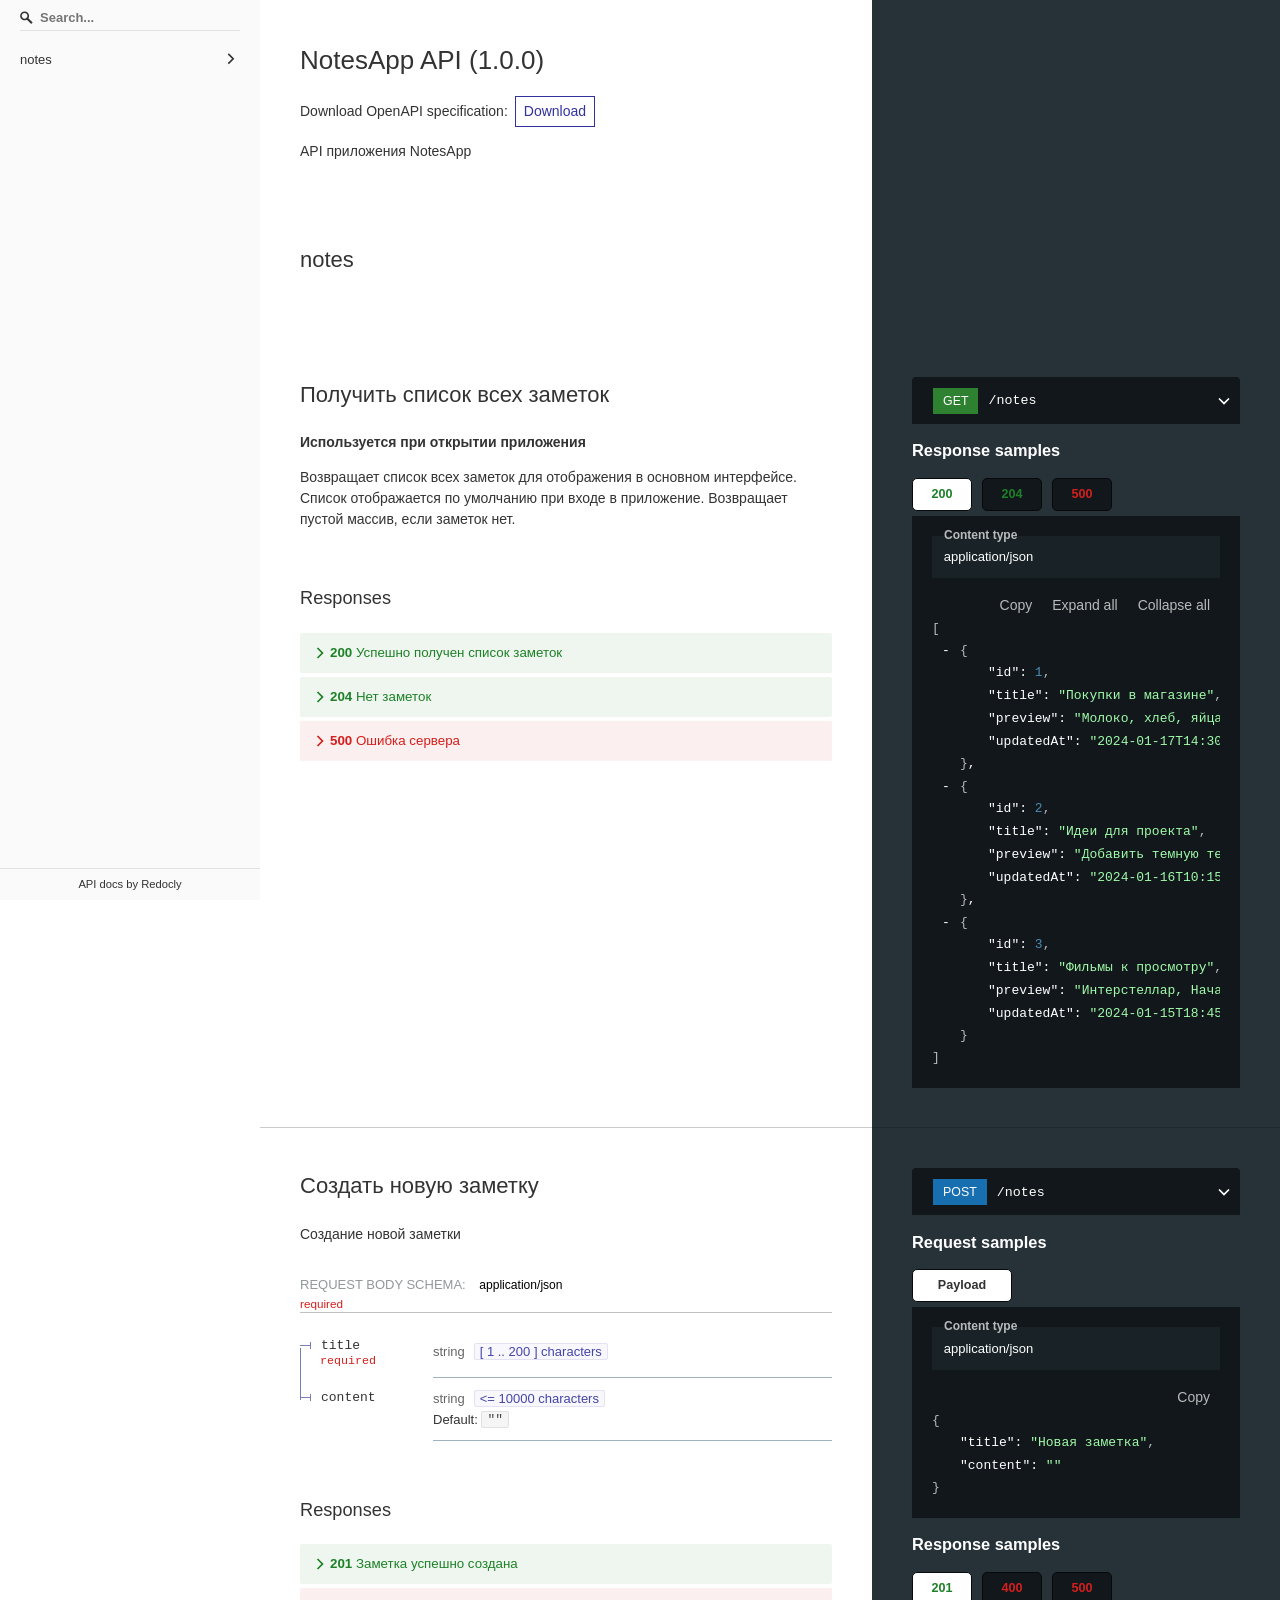
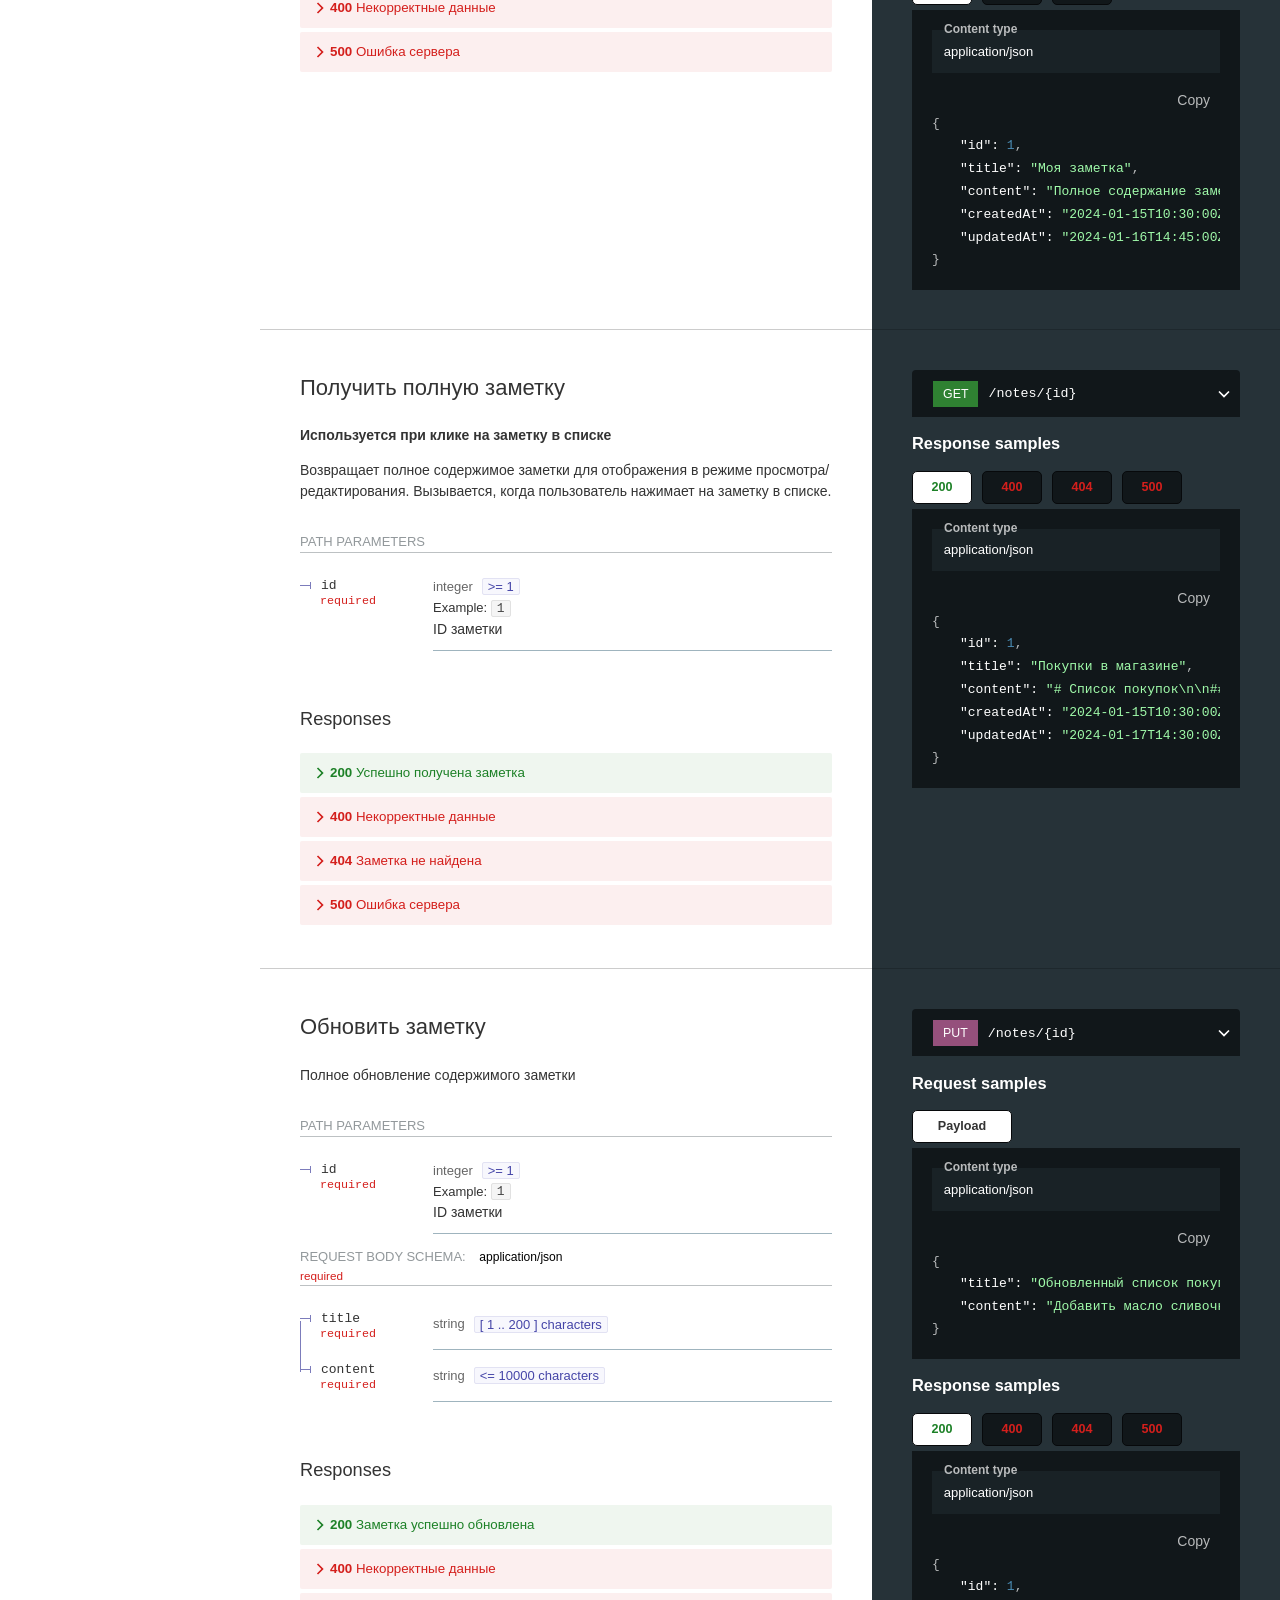
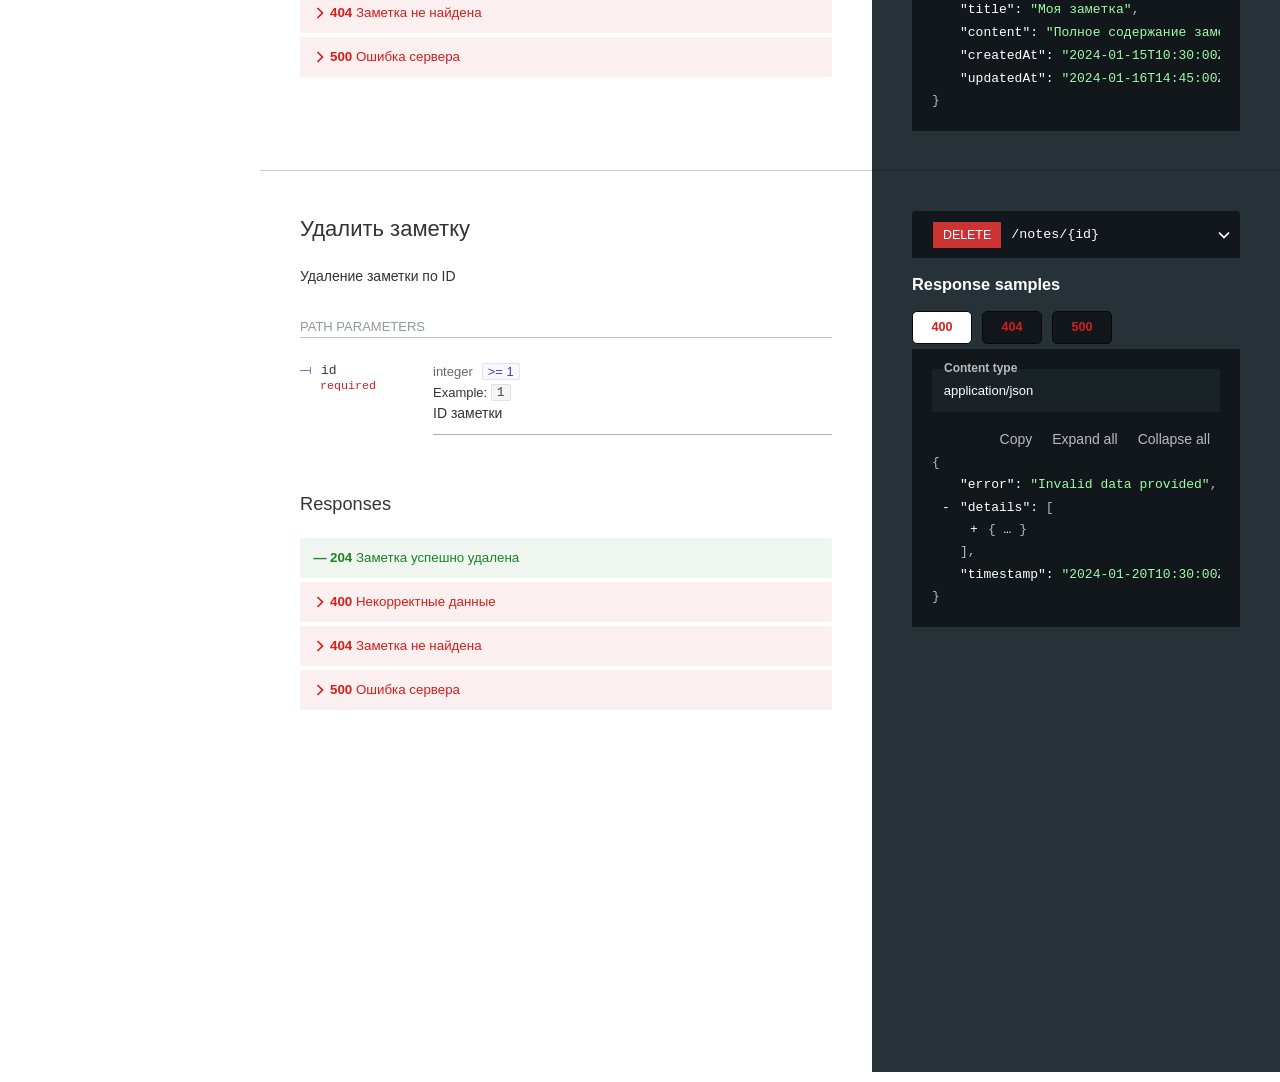
<file: works/notesapp-docs/redoc-api/redoc-1c1371c7.html>
<!DOCTYPE html>
<html lang="en">

<head>
  <meta charset="UTF-8">
  <title>Redoc</title>
  <link rel="stylesheet" type="text/css" id="slate-css" media="none" href="../../../assets/stylesheets/redark.css" />
  <script src="../../../assets/javascripts/redark.js" charset="UTF-8"> </script>
  <style>
    body {
      margin: 0;
      padding: 0;
    }
  </style>
</head>

<body style="background: ;">
  <div id="redoc-container"></div>
  <script src="../../../assets/javascripts/redoc.standalone.js" charset="UTF-8"> </script>
  <script>
    const openapi_spec_url = "../../../openapi.yml";

    window.onload = function () {
      const parent_scheme = parent.scheme
      if (parent_scheme === "slate") {
        enable_dark_mode();
      } else {
        disable_dark_mode();
      }
    }

    enable_dark_mode = function(){
      document.getElementById("slate-css").media = ""
      Redoc.init(
        openapi_spec_url,
        { theme: redark },
        document.getElementById('redoc-container'),
      );
    }

    disable_dark_mode = function(){
      document.getElementById("slate-css").media = "none"
      Redoc.init(
        openapi_spec_url,
        {},
        document.getElementById('redoc-container'),
      );
    }
  </script>
</body>

</html>
</file>
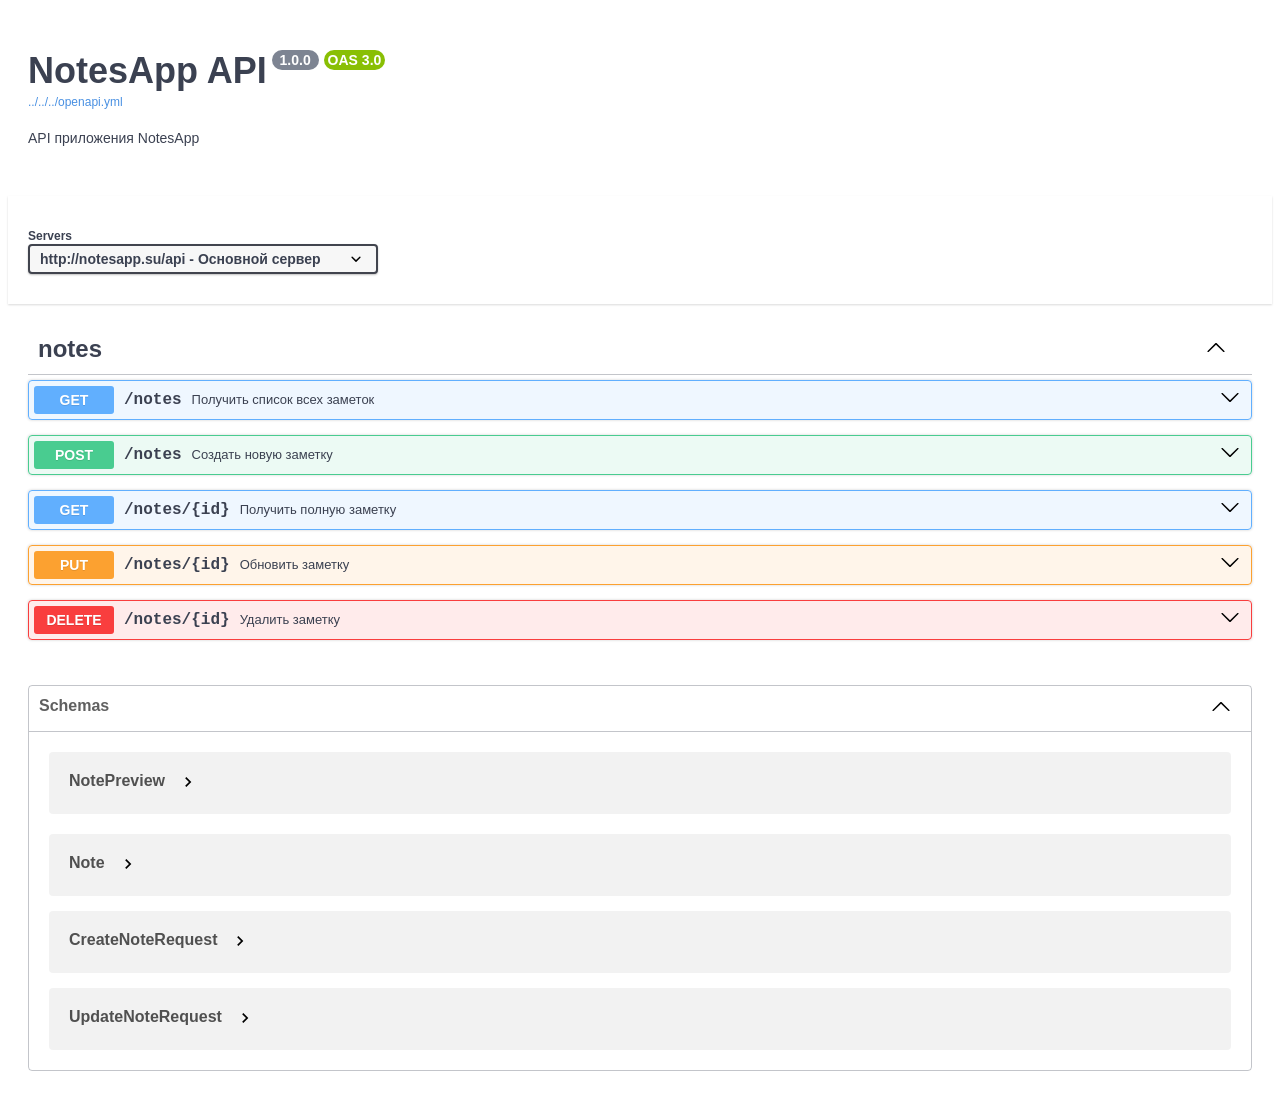
<file: works/notesapp-docs/swagger-api/swagger-91a2351f.html>
<!DOCTYPE html>
<html lang="en">

<head>
  <meta charset="UTF-8">
  <title>Swagger UI</title>
  <link rel="stylesheet" type="text/css" href="../../../assets/stylesheets/swagger-ui.css" />
  
</head>

<body style="overflow:hidden;">
  <div id="swagger-ui"></div>
  <script src="../../../assets/javascripts/swagger-ui-bundle.js" charset="UTF-8"> </script>
  <script src="../../../assets/javascripts/swagger-ui-standalone-preset.js" charset="UTF-8"> </script>
  <script>
    window.onload = function () {
      
        var url = "../../../openapi.yml";
        
      
      window.ui = SwaggerUIBundle({
        dom_id: "#swagger-ui",
        onComplete: onComplete,
        presets: [
          SwaggerUIBundle.presets.apis,
          SwaggerUIStandalonePreset
        ],
        
        url,
        
        
        "oauth2RedirectUrl": new URL("../../../assets/swagger-ui/oauth2-redirect.html",window.location.href).href,
        
        "validatorUrl": "none",
        
    "docExpansion": "list",
    "filter": false,
    "tryItOutEnabled": false,
    "supportedSubmitMethods": [
        "get",
        "put",
        "post",
        "delete",
        "options",
        "head",
        "patch",
        "trace"
    ],
    "validatorUrl": "none",
    "extra_css": [],
    "dark_scheme_name": "slate",
    "filter_files": [],
    "syntaxHighlight.theme": "agate"

      })

      

      if (parent.__init_is_dark_mode) {
          enable_dark_mode();
      }
    }

    enable_dark_mode = function(){
      document.documentElement.classList.add("dark-mode");
    }

    disable_dark_mode = function(){
      document.documentElement.classList.remove("dark-mode");
    }

    const resize_ob = new ResizeObserver(function(entries) {
      parent.update_swagger_ui_iframe_height("91a2351f");
    });

    // start observing for resizing
    resize_ob.observe(document.querySelector("body"));

    // authorize modal position
    var modal_top = 0;

    const mutation_ob = new MutationObserver(function (mutations) {
      if(mutations && mutations[0].addedNodes && mutations[0].addedNodes.length > 0){
        update_modal_top()
      }
    });

    onComplete = function(){
      // start observing for auth-wrapper after Swagger UI loaded
      const div = document.querySelector("div.auth-wrapper");
      if(div){
        mutation_ob.observe(div, {
          childList: true,
        });
      }
    }

    update_top_val = function(top){
      modal_top = top
      update_modal_top()
    }

    update_modal_top = function(){
      let modal_list = document.getElementsByClassName('modal-ux')
      if(modal_list.length > 0){
        let modal = modal_list.item(0)
        const modal_height = modal.offsetHeight
        const padding = 60
        min = parseInt(modal_height/2 + padding)
        max = document.body.scrollHeight - min + padding
        if (modal_top < min) {
          modal.style.top = `${min}px`
        } else if (modal_top > max) {
          modal.style.top = `${max}px`
        } else {
          modal.style.top = `${modal_top}px`
        }
      }
    }
  </script>
</body>

</html>
</file>
<file: assets/stylesheets/redark.css>
/* Source: https://github.com/dilanx/redark */

body {
  background-color: #1e2129;
}
  
.react-tabs__tab--selected {
  border: none !important;
  background-color: #3f3f46 !important;
}

:root {
  color-scheme: dark;
}
</file>
<file: assets/stylesheets/swagger-ui.css>
.swagger-ui{color:#3b4151;font-family:sans-serif}.swagger-ui html{line-height:1.15;-ms-text-size-adjust:100%;-webkit-text-size-adjust:100%}.swagger-ui body{margin:0}.swagger-ui article,.swagger-ui aside,.swagger-ui footer,.swagger-ui header,.swagger-ui nav,.swagger-ui section{display:block}.swagger-ui h1{font-size:2em;margin:.67em 0}.swagger-ui figcaption,.swagger-ui figure,.swagger-ui main{display:block}.swagger-ui figure{margin:1em 40px}.swagger-ui hr{box-sizing:content-box;height:0;overflow:visible}.swagger-ui pre{font-family:monospace,monospace;font-size:1em}.swagger-ui a{background-color:transparent;-webkit-text-decoration-skip:objects}.swagger-ui abbr[title]{border-bottom:none;text-decoration:underline;-webkit-text-decoration:underline dotted;text-decoration:underline dotted}.swagger-ui b,.swagger-ui strong{font-weight:inherit;font-weight:bolder}.swagger-ui code,.swagger-ui kbd,.swagger-ui samp{font-family:monospace,monospace;font-size:1em}.swagger-ui dfn{font-style:italic}.swagger-ui mark{background-color:#ff0;color:#000}.swagger-ui small{font-size:80%}.swagger-ui sub,.swagger-ui sup{font-size:75%;line-height:0;position:relative;vertical-align:baseline}.swagger-ui sub{bottom:-.25em}.swagger-ui sup{top:-.5em}.swagger-ui audio,.swagger-ui video{display:inline-block}.swagger-ui audio:not([controls]){display:none;height:0}.swagger-ui img{border-style:none}.swagger-ui svg:not(:root){overflow:hidden}.swagger-ui button,.swagger-ui input,.swagger-ui optgroup,.swagger-ui select,.swagger-ui textarea{font-family:sans-serif;font-size:100%;line-height:1.15;margin:0}.swagger-ui button,.swagger-ui input{overflow:visible}.swagger-ui button,.swagger-ui select{text-transform:none}.swagger-ui [type=reset],.swagger-ui [type=submit],.swagger-ui button,.swagger-ui html [type=button]{-webkit-appearance:button}.swagger-ui [type=button]::-moz-focus-inner,.swagger-ui [type=reset]::-moz-focus-inner,.swagger-ui [type=submit]::-moz-focus-inner,.swagger-ui button::-moz-focus-inner{border-style:none;padding:0}.swagger-ui [type=button]:-moz-focusring,.swagger-ui [type=reset]:-moz-focusring,.swagger-ui [type=submit]:-moz-focusring,.swagger-ui button:-moz-focusring{outline:1px dotted ButtonText}.swagger-ui fieldset{padding:.35em .75em .625em}.swagger-ui legend{box-sizing:border-box;color:inherit;display:table;max-width:100%;padding:0;white-space:normal}.swagger-ui progress{display:inline-block;vertical-align:baseline}.swagger-ui textarea{overflow:auto}.swagger-ui [type=checkbox],.swagger-ui [type=radio]{box-sizing:border-box;padding:0}.swagger-ui [type=number]::-webkit-inner-spin-button,.swagger-ui [type=number]::-webkit-outer-spin-button{height:auto}.swagger-ui [type=search]{-webkit-appearance:textfield;outline-offset:-2px}.swagger-ui [type=search]::-webkit-search-cancel-button,.swagger-ui [type=search]::-webkit-search-decoration{-webkit-appearance:none}.swagger-ui ::-webkit-file-upload-button{-webkit-appearance:button;font:inherit}.swagger-ui details,.swagger-ui menu{display:block}.swagger-ui summary{display:list-item}.swagger-ui canvas{display:inline-block}.swagger-ui [hidden],.swagger-ui template{display:none}.swagger-ui .debug *{outline:1px solid gold}.swagger-ui .debug-white *{outline:1px solid #fff}.swagger-ui .debug-black *{outline:1px solid #000}.swagger-ui .debug-grid{background:transparent url([data-uri]) repeat 0 0}.swagger-ui .debug-grid-16{background:transparent url([data-uri]) repeat 0 0}.swagger-ui .debug-grid-8-solid{background:#fff url([data-uri]) repeat 0 0}.swagger-ui .debug-grid-16-solid{background:#fff url([data-uri]) repeat 0 0}.swagger-ui .border-box,.swagger-ui a,.swagger-ui article,.swagger-ui body,.swagger-ui code,.swagger-ui dd,.swagger-ui div,.swagger-ui dl,.swagger-ui dt,.swagger-ui fieldset,.swagger-ui footer,.swagger-ui form,.swagger-ui h1,.swagger-ui h2,.swagger-ui h3,.swagger-ui h4,.swagger-ui h5,.swagger-ui h6,.swagger-ui header,.swagger-ui html,.swagger-ui input[type=email],.swagger-ui input[type=number],.swagger-ui input[type=password],.swagger-ui input[type=tel],.swagger-ui input[type=text],.swagger-ui input[type=url],.swagger-ui legend,.swagger-ui li,.swagger-ui main,.swagger-ui ol,.swagger-ui p,.swagger-ui pre,.swagger-ui section,.swagger-ui table,.swagger-ui td,.swagger-ui textarea,.swagger-ui th,.swagger-ui tr,.swagger-ui ul{box-sizing:border-box}.swagger-ui .aspect-ratio{height:0;position:relative}.swagger-ui .aspect-ratio--16x9{padding-bottom:56.25%}.swagger-ui .aspect-ratio--9x16{padding-bottom:177.77%}.swagger-ui .aspect-ratio--4x3{padding-bottom:75%}.swagger-ui .aspect-ratio--3x4{padding-bottom:133.33%}.swagger-ui .aspect-ratio--6x4{padding-bottom:66.6%}.swagger-ui .aspect-ratio--4x6{padding-bottom:150%}.swagger-ui .aspect-ratio--8x5{padding-bottom:62.5%}.swagger-ui .aspect-ratio--5x8{padding-bottom:160%}.swagger-ui .aspect-ratio--7x5{padding-bottom:71.42%}.swagger-ui .aspect-ratio--5x7{padding-bottom:140%}.swagger-ui .aspect-ratio--1x1{padding-bottom:100%}.swagger-ui .aspect-ratio--object{bottom:0;height:100%;left:0;position:absolute;right:0;top:0;width:100%;z-index:100}@media screen and (min-width:30em){.swagger-ui .aspect-ratio-ns{height:0;position:relative}.swagger-ui .aspect-ratio--16x9-ns{padding-bottom:56.25%}.swagger-ui .aspect-ratio--9x16-ns{padding-bottom:177.77%}.swagger-ui .aspect-ratio--4x3-ns{padding-bottom:75%}.swagger-ui .aspect-ratio--3x4-ns{padding-bottom:133.33%}.swagger-ui .aspect-ratio--6x4-ns{padding-bottom:66.6%}.swagger-ui .aspect-ratio--4x6-ns{padding-bottom:150%}.swagger-ui .aspect-ratio--8x5-ns{padding-bottom:62.5%}.swagger-ui .aspect-ratio--5x8-ns{padding-bottom:160%}.swagger-ui .aspect-ratio--7x5-ns{padding-bottom:71.42%}.swagger-ui .aspect-ratio--5x7-ns{padding-bottom:140%}.swagger-ui .aspect-ratio--1x1-ns{padding-bottom:100%}.swagger-ui .aspect-ratio--object-ns{bottom:0;height:100%;left:0;position:absolute;right:0;top:0;width:100%;z-index:100}}@media screen and (min-width:30em)and (max-width:60em){.swagger-ui .aspect-ratio-m{height:0;position:relative}.swagger-ui .aspect-ratio--16x9-m{padding-bottom:56.25%}.swagger-ui .aspect-ratio--9x16-m{padding-bottom:177.77%}.swagger-ui .aspect-ratio--4x3-m{padding-bottom:75%}.swagger-ui .aspect-ratio--3x4-m{padding-bottom:133.33%}.swagger-ui .aspect-ratio--6x4-m{padding-bottom:66.6%}.swagger-ui .aspect-ratio--4x6-m{padding-bottom:150%}.swagger-ui .aspect-ratio--8x5-m{padding-bottom:62.5%}.swagger-ui .aspect-ratio--5x8-m{padding-bottom:160%}.swagger-ui .aspect-ratio--7x5-m{padding-bottom:71.42%}.swagger-ui .aspect-ratio--5x7-m{padding-bottom:140%}.swagger-ui .aspect-ratio--1x1-m{padding-bottom:100%}.swagger-ui .aspect-ratio--object-m{bottom:0;height:100%;left:0;position:absolute;right:0;top:0;width:100%;z-index:100}}@media screen and (min-width:60em){.swagger-ui .aspect-ratio-l{height:0;position:relative}.swagger-ui .aspect-ratio--16x9-l{padding-bottom:56.25%}.swagger-ui .aspect-ratio--9x16-l{padding-bottom:177.77%}.swagger-ui .aspect-ratio--4x3-l{padding-bottom:75%}.swagger-ui .aspect-ratio--3x4-l{padding-bottom:133.33%}.swagger-ui .aspect-ratio--6x4-l{padding-bottom:66.6%}.swagger-ui .aspect-ratio--4x6-l{padding-bottom:150%}.swagger-ui .aspect-ratio--8x5-l{padding-bottom:62.5%}.swagger-ui .aspect-ratio--5x8-l{padding-bottom:160%}.swagger-ui .aspect-ratio--7x5-l{padding-bottom:71.42%}.swagger-ui .aspect-ratio--5x7-l{padding-bottom:140%}.swagger-ui .aspect-ratio--1x1-l{padding-bottom:100%}.swagger-ui .aspect-ratio--object-l{bottom:0;height:100%;left:0;position:absolute;right:0;top:0;width:100%;z-index:100}}.swagger-ui img{max-width:100%}.swagger-ui .cover{background-size:cover!important}.swagger-ui .contain{background-size:contain!important}@media screen and (min-width:30em){.swagger-ui .cover-ns{background-size:cover!important}.swagger-ui .contain-ns{background-size:contain!important}}@media screen and (min-width:30em)and (max-width:60em){.swagger-ui .cover-m{background-size:cover!important}.swagger-ui .contain-m{background-size:contain!important}}@media screen and (min-width:60em){.swagger-ui .cover-l{background-size:cover!important}.swagger-ui .contain-l{background-size:contain!important}}.swagger-ui .bg-center{background-position:50%;background-repeat:no-repeat}.swagger-ui .bg-top{background-position:top;background-repeat:no-repeat}.swagger-ui .bg-right{background-position:100%;background-repeat:no-repeat}.swagger-ui .bg-bottom{background-position:bottom;background-repeat:no-repeat}.swagger-ui .bg-left{background-position:0;background-repeat:no-repeat}@media screen and (min-width:30em){.swagger-ui .bg-center-ns{background-position:50%;background-repeat:no-repeat}.swagger-ui .bg-top-ns{background-position:top;background-repeat:no-repeat}.swagger-ui .bg-right-ns{background-position:100%;background-repeat:no-repeat}.swagger-ui .bg-bottom-ns{background-position:bottom;background-repeat:no-repeat}.swagger-ui .bg-left-ns{background-position:0;background-repeat:no-repeat}}@media screen and (min-width:30em)and (max-width:60em){.swagger-ui .bg-center-m{background-position:50%;background-repeat:no-repeat}.swagger-ui .bg-top-m{background-position:top;background-repeat:no-repeat}.swagger-ui .bg-right-m{background-position:100%;background-repeat:no-repeat}.swagger-ui .bg-bottom-m{background-position:bottom;background-repeat:no-repeat}.swagger-ui .bg-left-m{background-position:0;background-repeat:no-repeat}}@media screen and (min-width:60em){.swagger-ui .bg-center-l{background-position:50%;background-repeat:no-repeat}.swagger-ui .bg-top-l{background-position:top;background-repeat:no-repeat}.swagger-ui .bg-right-l{background-position:100%;background-repeat:no-repeat}.swagger-ui .bg-bottom-l{background-position:bottom;background-repeat:no-repeat}.swagger-ui .bg-left-l{background-position:0;background-repeat:no-repeat}}.swagger-ui .outline{outline:1px solid}.swagger-ui .outline-transparent{outline:1px solid transparent}.swagger-ui .outline-0{outline:0}@media screen and (min-width:30em){.swagger-ui .outline-ns{outline:1px solid}.swagger-ui .outline-transparent-ns{outline:1px solid transparent}.swagger-ui .outline-0-ns{outline:0}}@media screen and (min-width:30em)and (max-width:60em){.swagger-ui .outline-m{outline:1px solid}.swagger-ui .outline-transparent-m{outline:1px solid transparent}.swagger-ui .outline-0-m{outline:0}}@media screen and (min-width:60em){.swagger-ui .outline-l{outline:1px solid}.swagger-ui .outline-transparent-l{outline:1px solid transparent}.swagger-ui .outline-0-l{outline:0}}.swagger-ui .ba{border-style:solid;border-width:1px}.swagger-ui .bt{border-top-style:solid;border-top-width:1px}.swagger-ui .br{border-right-style:solid;border-right-width:1px}.swagger-ui .bb{border-bottom-style:solid;border-bottom-width:1px}.swagger-ui .bl{border-left-style:solid;border-left-width:1px}.swagger-ui .bn{border-style:none;border-width:0}@media screen and (min-width:30em){.swagger-ui .ba-ns{border-style:solid;border-width:1px}.swagger-ui .bt-ns{border-top-style:solid;border-top-width:1px}.swagger-ui .br-ns{border-right-style:solid;border-right-width:1px}.swagger-ui .bb-ns{border-bottom-style:solid;border-bottom-width:1px}.swagger-ui .bl-ns{border-left-style:solid;border-left-width:1px}.swagger-ui .bn-ns{border-style:none;border-width:0}}@media screen and (min-width:30em)and (max-width:60em){.swagger-ui .ba-m{border-style:solid;border-width:1px}.swagger-ui .bt-m{border-top-style:solid;border-top-width:1px}.swagger-ui .br-m{border-right-style:solid;border-right-width:1px}.swagger-ui .bb-m{border-bottom-style:solid;border-bottom-width:1px}.swagger-ui .bl-m{border-left-style:solid;border-left-width:1px}.swagger-ui .bn-m{border-style:none;border-width:0}}@media screen and (min-width:60em){.swagger-ui .ba-l{border-style:solid;border-width:1px}.swagger-ui .bt-l{border-top-style:solid;border-top-width:1px}.swagger-ui .br-l{border-right-style:solid;border-right-width:1px}.swagger-ui .bb-l{border-bottom-style:solid;border-bottom-width:1px}.swagger-ui .bl-l{border-left-style:solid;border-left-width:1px}.swagger-ui .bn-l{border-style:none;border-width:0}}.swagger-ui .b--black{border-color:#000}.swagger-ui .b--near-black{border-color:#111}.swagger-ui .b--dark-gray{border-color:#333}.swagger-ui .b--mid-gray{border-color:#555}.swagger-ui .b--gray{border-color:#777}.swagger-ui .b--silver{border-color:#999}.swagger-ui .b--light-silver{border-color:#aaa}.swagger-ui .b--moon-gray{border-color:#ccc}.swagger-ui .b--light-gray{border-color:#eee}.swagger-ui .b--near-white{border-color:#f4f4f4}.swagger-ui .b--white{border-color:#fff}.swagger-ui .b--white-90{border-color:hsla(0,0%,100%,.9)}.swagger-ui .b--white-80{border-color:hsla(0,0%,100%,.8)}.swagger-ui .b--white-70{border-color:hsla(0,0%,100%,.7)}.swagger-ui .b--white-60{border-color:hsla(0,0%,100%,.6)}.swagger-ui .b--white-50{border-color:hsla(0,0%,100%,.5)}.swagger-ui .b--white-40{border-color:hsla(0,0%,100%,.4)}.swagger-ui .b--white-30{border-color:hsla(0,0%,100%,.3)}.swagger-ui .b--white-20{border-color:hsla(0,0%,100%,.2)}.swagger-ui .b--white-10{border-color:hsla(0,0%,100%,.1)}.swagger-ui .b--white-05{border-color:hsla(0,0%,100%,.05)}.swagger-ui .b--white-025{border-color:hsla(0,0%,100%,.025)}.swagger-ui .b--white-0125{border-color:hsla(0,0%,100%,.013)}.swagger-ui .b--black-90{border-color:rgba(0,0,0,.9)}.swagger-ui .b--black-80{border-color:rgba(0,0,0,.8)}.swagger-ui .b--black-70{border-color:rgba(0,0,0,.7)}.swagger-ui .b--black-60{border-color:rgba(0,0,0,.6)}.swagger-ui .b--black-50{border-color:rgba(0,0,0,.5)}.swagger-ui .b--black-40{border-color:rgba(0,0,0,.4)}.swagger-ui .b--black-30{border-color:rgba(0,0,0,.3)}.swagger-ui .b--black-20{border-color:rgba(0,0,0,.2)}.swagger-ui .b--black-10{border-color:rgba(0,0,0,.1)}.swagger-ui .b--black-05{border-color:rgba(0,0,0,.05)}.swagger-ui .b--black-025{border-color:rgba(0,0,0,.025)}.swagger-ui .b--black-0125{border-color:rgba(0,0,0,.013)}.swagger-ui .b--dark-red{border-color:#e7040f}.swagger-ui .b--red{border-color:#ff4136}.swagger-ui .b--light-red{border-color:#ff725c}.swagger-ui .b--orange{border-color:#ff6300}.swagger-ui .b--gold{border-color:#ffb700}.swagger-ui .b--yellow{border-color:gold}.swagger-ui .b--light-yellow{border-color:#fbf1a9}.swagger-ui .b--purple{border-color:#5e2ca5}.swagger-ui .b--light-purple{border-color:#a463f2}.swagger-ui .b--dark-pink{border-color:#d5008f}.swagger-ui .b--hot-pink{border-color:#ff41b4}.swagger-ui .b--pink{border-color:#ff80cc}.swagger-ui .b--light-pink{border-color:#ffa3d7}.swagger-ui .b--dark-green{border-color:#137752}.swagger-ui .b--green{border-color:#19a974}.swagger-ui .b--light-green{border-color:#9eebcf}.swagger-ui .b--navy{border-color:#001b44}.swagger-ui .b--dark-blue{border-color:#00449e}.swagger-ui .b--blue{border-color:#357edd}.swagger-ui .b--light-blue{border-color:#96ccff}.swagger-ui .b--lightest-blue{border-color:#cdecff}.swagger-ui .b--washed-blue{border-color:#f6fffe}.swagger-ui .b--washed-green{border-color:#e8fdf5}.swagger-ui .b--washed-yellow{border-color:#fffceb}.swagger-ui .b--washed-red{border-color:#ffdfdf}.swagger-ui .b--transparent{border-color:transparent}.swagger-ui .b--inherit{border-color:inherit}.swagger-ui .br0{border-radius:0}.swagger-ui .br1{border-radius:.125rem}.swagger-ui .br2{border-radius:.25rem}.swagger-ui .br3{border-radius:.5rem}.swagger-ui .br4{border-radius:1rem}.swagger-ui .br-100{border-radius:100%}.swagger-ui .br-pill{border-radius:9999px}.swagger-ui .br--bottom{border-top-left-radius:0;border-top-right-radius:0}.swagger-ui .br--top{border-bottom-left-radius:0;border-bottom-right-radius:0}.swagger-ui .br--right{border-bottom-left-radius:0;border-top-left-radius:0}.swagger-ui .br--left{border-bottom-right-radius:0;border-top-right-radius:0}@media screen and (min-width:30em){.swagger-ui .br0-ns{border-radius:0}.swagger-ui .br1-ns{border-radius:.125rem}.swagger-ui .br2-ns{border-radius:.25rem}.swagger-ui .br3-ns{border-radius:.5rem}.swagger-ui .br4-ns{border-radius:1rem}.swagger-ui .br-100-ns{border-radius:100%}.swagger-ui .br-pill-ns{border-radius:9999px}.swagger-ui .br--bottom-ns{border-top-left-radius:0;border-top-right-radius:0}.swagger-ui .br--top-ns{border-bottom-left-radius:0;border-bottom-right-radius:0}.swagger-ui .br--right-ns{border-bottom-left-radius:0;border-top-left-radius:0}.swagger-ui .br--left-ns{border-bottom-right-radius:0;border-top-right-radius:0}}@media screen and (min-width:30em)and (max-width:60em){.swagger-ui .br0-m{border-radius:0}.swagger-ui .br1-m{border-radius:.125rem}.swagger-ui .br2-m{border-radius:.25rem}.swagger-ui .br3-m{border-radius:.5rem}.swagger-ui .br4-m{border-radius:1rem}.swagger-ui .br-100-m{border-radius:100%}.swagger-ui .br-pill-m{border-radius:9999px}.swagger-ui .br--bottom-m{border-top-left-radius:0;border-top-right-radius:0}.swagger-ui .br--top-m{border-bottom-left-radius:0;border-bottom-right-radius:0}.swagger-ui .br--right-m{border-bottom-left-radius:0;border-top-left-radius:0}.swagger-ui .br--left-m{border-bottom-right-radius:0;border-top-right-radius:0}}@media screen and (min-width:60em){.swagger-ui .br0-l{border-radius:0}.swagger-ui .br1-l{border-radius:.125rem}.swagger-ui .br2-l{border-radius:.25rem}.swagger-ui .br3-l{border-radius:.5rem}.swagger-ui .br4-l{border-radius:1rem}.swagger-ui .br-100-l{border-radius:100%}.swagger-ui .br-pill-l{border-radius:9999px}.swagger-ui .br--bottom-l{border-top-left-radius:0;border-top-right-radius:0}.swagger-ui .br--top-l{border-bottom-left-radius:0;border-bottom-right-radius:0}.swagger-ui .br--right-l{border-bottom-left-radius:0;border-top-left-radius:0}.swagger-ui .br--left-l{border-bottom-right-radius:0;border-top-right-radius:0}}.swagger-ui .b--dotted{border-style:dotted}.swagger-ui .b--dashed{border-style:dashed}.swagger-ui .b--solid{border-style:solid}.swagger-ui .b--none{border-style:none}@media screen and (min-width:30em){.swagger-ui .b--dotted-ns{border-style:dotted}.swagger-ui .b--dashed-ns{border-style:dashed}.swagger-ui .b--solid-ns{border-style:solid}.swagger-ui .b--none-ns{border-style:none}}@media screen and (min-width:30em)and (max-width:60em){.swagger-ui .b--dotted-m{border-style:dotted}.swagger-ui .b--dashed-m{border-style:dashed}.swagger-ui .b--solid-m{border-style:solid}.swagger-ui .b--none-m{border-style:none}}@media screen and (min-width:60em){.swagger-ui .b--dotted-l{border-style:dotted}.swagger-ui .b--dashed-l{border-style:dashed}.swagger-ui .b--solid-l{border-style:solid}.swagger-ui .b--none-l{border-style:none}}.swagger-ui .bw0{border-width:0}.swagger-ui .bw1{border-width:.125rem}.swagger-ui .bw2{border-width:.25rem}.swagger-ui .bw3{border-width:.5rem}.swagger-ui .bw4{border-width:1rem}.swagger-ui .bw5{border-width:2rem}.swagger-ui .bt-0{border-top-width:0}.swagger-ui .br-0{border-right-width:0}.swagger-ui .bb-0{border-bottom-width:0}.swagger-ui .bl-0{border-left-width:0}@media screen and (min-width:30em){.swagger-ui .bw0-ns{border-width:0}.swagger-ui .bw1-ns{border-width:.125rem}.swagger-ui .bw2-ns{border-width:.25rem}.swagger-ui .bw3-ns{border-width:.5rem}.swagger-ui .bw4-ns{border-width:1rem}.swagger-ui .bw5-ns{border-width:2rem}.swagger-ui .bt-0-ns{border-top-width:0}.swagger-ui .br-0-ns{border-right-width:0}.swagger-ui .bb-0-ns{border-bottom-width:0}.swagger-ui .bl-0-ns{border-left-width:0}}@media screen and (min-width:30em)and (max-width:60em){.swagger-ui .bw0-m{border-width:0}.swagger-ui .bw1-m{border-width:.125rem}.swagger-ui .bw2-m{border-width:.25rem}.swagger-ui .bw3-m{border-width:.5rem}.swagger-ui .bw4-m{border-width:1rem}.swagger-ui .bw5-m{border-width:2rem}.swagger-ui .bt-0-m{border-top-width:0}.swagger-ui .br-0-m{border-right-width:0}.swagger-ui .bb-0-m{border-bottom-width:0}.swagger-ui .bl-0-m{border-left-width:0}}@media screen and (min-width:60em){.swagger-ui .bw0-l{border-width:0}.swagger-ui .bw1-l{border-width:.125rem}.swagger-ui .bw2-l{border-width:.25rem}.swagger-ui .bw3-l{border-width:.5rem}.swagger-ui .bw4-l{border-width:1rem}.swagger-ui .bw5-l{border-width:2rem}.swagger-ui .bt-0-l{border-top-width:0}.swagger-ui .br-0-l{border-right-width:0}.swagger-ui .bb-0-l{border-bottom-width:0}.swagger-ui .bl-0-l{border-left-width:0}}.swagger-ui .shadow-1{box-shadow:0 0 4px 2px rgba(0,0,0,.2)}.swagger-ui .shadow-2{box-shadow:0 0 8px 2px rgba(0,0,0,.2)}.swagger-ui .shadow-3{box-shadow:2px 2px 4px 2px rgba(0,0,0,.2)}.swagger-ui .shadow-4{box-shadow:2px 2px 8px 0 rgba(0,0,0,.2)}.swagger-ui .shadow-5{box-shadow:4px 4px 8px 0 rgba(0,0,0,.2)}@media screen and (min-width:30em){.swagger-ui .shadow-1-ns{box-shadow:0 0 4px 2px rgba(0,0,0,.2)}.swagger-ui .shadow-2-ns{box-shadow:0 0 8px 2px rgba(0,0,0,.2)}.swagger-ui .shadow-3-ns{box-shadow:2px 2px 4px 2px rgba(0,0,0,.2)}.swagger-ui .shadow-4-ns{box-shadow:2px 2px 8px 0 rgba(0,0,0,.2)}.swagger-ui .shadow-5-ns{box-shadow:4px 4px 8px 0 rgba(0,0,0,.2)}}@media screen and (min-width:30em)and (max-width:60em){.swagger-ui .shadow-1-m{box-shadow:0 0 4px 2px rgba(0,0,0,.2)}.swagger-ui .shadow-2-m{box-shadow:0 0 8px 2px rgba(0,0,0,.2)}.swagger-ui .shadow-3-m{box-shadow:2px 2px 4px 2px rgba(0,0,0,.2)}.swagger-ui .shadow-4-m{box-shadow:2px 2px 8px 0 rgba(0,0,0,.2)}.swagger-ui .shadow-5-m{box-shadow:4px 4px 8px 0 rgba(0,0,0,.2)}}@media screen and (min-width:60em){.swagger-ui .shadow-1-l{box-shadow:0 0 4px 2px rgba(0,0,0,.2)}.swagger-ui .shadow-2-l{box-shadow:0 0 8px 2px rgba(0,0,0,.2)}.swagger-ui .shadow-3-l{box-shadow:2px 2px 4px 2px rgba(0,0,0,.2)}.swagger-ui .shadow-4-l{box-shadow:2px 2px 8px 0 rgba(0,0,0,.2)}.swagger-ui .shadow-5-l{box-shadow:4px 4px 8px 0 rgba(0,0,0,.2)}}.swagger-ui .pre{overflow-x:auto;overflow-y:hidden;overflow:scroll}.swagger-ui .top-0{top:0}.swagger-ui .right-0{right:0}.swagger-ui .bottom-0{bottom:0}.swagger-ui .left-0{left:0}.swagger-ui .top-1{top:1rem}.swagger-ui .right-1{right:1rem}.swagger-ui .bottom-1{bottom:1rem}.swagger-ui .left-1{left:1rem}.swagger-ui .top-2{top:2rem}.swagger-ui .right-2{right:2rem}.swagger-ui .bottom-2{bottom:2rem}.swagger-ui .left-2{left:2rem}.swagger-ui .top--1{top:-1rem}.swagger-ui .right--1{right:-1rem}.swagger-ui .bottom--1{bottom:-1rem}.swagger-ui .left--1{left:-1rem}.swagger-ui .top--2{top:-2rem}.swagger-ui .right--2{right:-2rem}.swagger-ui .bottom--2{bottom:-2rem}.swagger-ui .left--2{left:-2rem}.swagger-ui .absolute--fill{bottom:0;left:0;right:0;top:0}@media screen and (min-width:30em){.swagger-ui .top-0-ns{top:0}.swagger-ui .left-0-ns{left:0}.swagger-ui .right-0-ns{right:0}.swagger-ui .bottom-0-ns{bottom:0}.swagger-ui .top-1-ns{top:1rem}.swagger-ui .left-1-ns{left:1rem}.swagger-ui .right-1-ns{right:1rem}.swagger-ui .bottom-1-ns{bottom:1rem}.swagger-ui .top-2-ns{top:2rem}.swagger-ui .left-2-ns{left:2rem}.swagger-ui .right-2-ns{right:2rem}.swagger-ui .bottom-2-ns{bottom:2rem}.swagger-ui .top--1-ns{top:-1rem}.swagger-ui .right--1-ns{right:-1rem}.swagger-ui .bottom--1-ns{bottom:-1rem}.swagger-ui .left--1-ns{left:-1rem}.swagger-ui .top--2-ns{top:-2rem}.swagger-ui .right--2-ns{right:-2rem}.swagger-ui .bottom--2-ns{bottom:-2rem}.swagger-ui .left--2-ns{left:-2rem}.swagger-ui .absolute--fill-ns{bottom:0;left:0;right:0;top:0}}@media screen and (min-width:30em)and (max-width:60em){.swagger-ui .top-0-m{top:0}.swagger-ui .left-0-m{left:0}.swagger-ui .right-0-m{right:0}.swagger-ui .bottom-0-m{bottom:0}.swagger-ui .top-1-m{top:1rem}.swagger-ui .left-1-m{left:1rem}.swagger-ui .right-1-m{right:1rem}.swagger-ui .bottom-1-m{bottom:1rem}.swagger-ui .top-2-m{top:2rem}.swagger-ui .left-2-m{left:2rem}.swagger-ui .right-2-m{right:2rem}.swagger-ui .bottom-2-m{bottom:2rem}.swagger-ui .top--1-m{top:-1rem}.swagger-ui .right--1-m{right:-1rem}.swagger-ui .bottom--1-m{bottom:-1rem}.swagger-ui .left--1-m{left:-1rem}.swagger-ui .top--2-m{top:-2rem}.swagger-ui .right--2-m{right:-2rem}.swagger-ui .bottom--2-m{bottom:-2rem}.swagger-ui .left--2-m{left:-2rem}.swagger-ui .absolute--fill-m{bottom:0;left:0;right:0;top:0}}@media screen and (min-width:60em){.swagger-ui .top-0-l{top:0}.swagger-ui .left-0-l{left:0}.swagger-ui .right-0-l{right:0}.swagger-ui .bottom-0-l{bottom:0}.swagger-ui .top-1-l{top:1rem}.swagger-ui .left-1-l{left:1rem}.swagger-ui .right-1-l{right:1rem}.swagger-ui .bottom-1-l{bottom:1rem}.swagger-ui .top-2-l{top:2rem}.swagger-ui .left-2-l{left:2rem}.swagger-ui .right-2-l{right:2rem}.swagger-ui .bottom-2-l{bottom:2rem}.swagger-ui .top--1-l{top:-1rem}.swagger-ui .right--1-l{right:-1rem}.swagger-ui .bottom--1-l{bottom:-1rem}.swagger-ui .left--1-l{left:-1rem}.swagger-ui .top--2-l{top:-2rem}.swagger-ui .right--2-l{right:-2rem}.swagger-ui .bottom--2-l{bottom:-2rem}.swagger-ui .left--2-l{left:-2rem}.swagger-ui .absolute--fill-l{bottom:0;left:0;right:0;top:0}}.swagger-ui .cf:after,.swagger-ui .cf:before{content:" ";display:table}.swagger-ui .cf:after{clear:both}.swagger-ui .cf{zoom:1}.swagger-ui .cl{clear:left}.swagger-ui .cr{clear:right}.swagger-ui .cb{clear:both}.swagger-ui .cn{clear:none}@media screen and (min-width:30em){.swagger-ui .cl-ns{clear:left}.swagger-ui .cr-ns{clear:right}.swagger-ui .cb-ns{clear:both}.swagger-ui .cn-ns{clear:none}}@media screen and (min-width:30em)and (max-width:60em){.swagger-ui .cl-m{clear:left}.swagger-ui .cr-m{clear:right}.swagger-ui .cb-m{clear:both}.swagger-ui .cn-m{clear:none}}@media screen and (min-width:60em){.swagger-ui .cl-l{clear:left}.swagger-ui .cr-l{clear:right}.swagger-ui .cb-l{clear:both}.swagger-ui .cn-l{clear:none}}.swagger-ui .flex{display:flex}.swagger-ui .inline-flex{display:inline-flex}.swagger-ui .flex-auto{flex:1 1 auto;min-height:0;min-width:0}.swagger-ui .flex-none{flex:none}.swagger-ui .flex-column{flex-direction:column}.swagger-ui .flex-row{flex-direction:row}.swagger-ui .flex-wrap{flex-wrap:wrap}.swagger-ui .flex-nowrap{flex-wrap:nowrap}.swagger-ui .flex-wrap-reverse{flex-wrap:wrap-reverse}.swagger-ui .flex-column-reverse{flex-direction:column-reverse}.swagger-ui .flex-row-reverse{flex-direction:row-reverse}.swagger-ui .items-start{align-items:flex-start}.swagger-ui .items-end{align-items:flex-end}.swagger-ui .items-center{align-items:center}.swagger-ui .items-baseline{align-items:baseline}.swagger-ui .items-stretch{align-items:stretch}.swagger-ui .self-start{align-self:flex-start}.swagger-ui .self-end{align-self:flex-end}.swagger-ui .self-center{align-self:center}.swagger-ui .self-baseline{align-self:baseline}.swagger-ui .self-stretch{align-self:stretch}.swagger-ui .justify-start{justify-content:flex-start}.swagger-ui .justify-end{justify-content:flex-end}.swagger-ui .justify-center{justify-content:center}.swagger-ui .justify-between{justify-content:space-between}.swagger-ui .justify-around{justify-content:space-around}.swagger-ui .content-start{align-content:flex-start}.swagger-ui .content-end{align-content:flex-end}.swagger-ui .content-center{align-content:center}.swagger-ui .content-between{align-content:space-between}.swagger-ui .content-around{align-content:space-around}.swagger-ui .content-stretch{align-content:stretch}.swagger-ui .order-0{order:0}.swagger-ui .order-1{order:1}.swagger-ui .order-2{order:2}.swagger-ui .order-3{order:3}.swagger-ui .order-4{order:4}.swagger-ui .order-5{order:5}.swagger-ui .order-6{order:6}.swagger-ui .order-7{order:7}.swagger-ui .order-8{order:8}.swagger-ui .order-last{order:99999}.swagger-ui .flex-grow-0{flex-grow:0}.swagger-ui .flex-grow-1{flex-grow:1}.swagger-ui .flex-shrink-0{flex-shrink:0}.swagger-ui .flex-shrink-1{flex-shrink:1}@media screen and (min-width:30em){.swagger-ui .flex-ns{display:flex}.swagger-ui .inline-flex-ns{display:inline-flex}.swagger-ui .flex-auto-ns{flex:1 1 auto;min-height:0;min-width:0}.swagger-ui .flex-none-ns{flex:none}.swagger-ui .flex-column-ns{flex-direction:column}.swagger-ui .flex-row-ns{flex-direction:row}.swagger-ui .flex-wrap-ns{flex-wrap:wrap}.swagger-ui .flex-nowrap-ns{flex-wrap:nowrap}.swagger-ui .flex-wrap-reverse-ns{flex-wrap:wrap-reverse}.swagger-ui .flex-column-reverse-ns{flex-direction:column-reverse}.swagger-ui .flex-row-reverse-ns{flex-direction:row-reverse}.swagger-ui .items-start-ns{align-items:flex-start}.swagger-ui .items-end-ns{align-items:flex-end}.swagger-ui .items-center-ns{align-items:center}.swagger-ui .items-baseline-ns{align-items:baseline}.swagger-ui .items-stretch-ns{align-items:stretch}.swagger-ui .self-start-ns{align-self:flex-start}.swagger-ui .self-end-ns{align-self:flex-end}.swagger-ui .self-center-ns{align-self:center}.swagger-ui .self-baseline-ns{align-self:baseline}.swagger-ui .self-stretch-ns{align-self:stretch}.swagger-ui .justify-start-ns{justify-content:flex-start}.swagger-ui .justify-end-ns{justify-content:flex-end}.swagger-ui .justify-center-ns{justify-content:center}.swagger-ui .justify-between-ns{justify-content:space-between}.swagger-ui .justify-around-ns{justify-content:space-around}.swagger-ui .content-start-ns{align-content:flex-start}.swagger-ui .content-end-ns{align-content:flex-end}.swagger-ui .content-center-ns{align-content:center}.swagger-ui .content-between-ns{align-content:space-between}.swagger-ui .content-around-ns{align-content:space-around}.swagger-ui .content-stretch-ns{align-content:stretch}.swagger-ui .order-0-ns{order:0}.swagger-ui .order-1-ns{order:1}.swagger-ui .order-2-ns{order:2}.swagger-ui .order-3-ns{order:3}.swagger-ui .order-4-ns{order:4}.swagger-ui .order-5-ns{order:5}.swagger-ui .order-6-ns{order:6}.swagger-ui .order-7-ns{order:7}.swagger-ui .order-8-ns{order:8}.swagger-ui .order-last-ns{order:99999}.swagger-ui .flex-grow-0-ns{flex-grow:0}.swagger-ui .flex-grow-1-ns{flex-grow:1}.swagger-ui .flex-shrink-0-ns{flex-shrink:0}.swagger-ui .flex-shrink-1-ns{flex-shrink:1}}@media screen and (min-width:30em)and (max-width:60em){.swagger-ui .flex-m{display:flex}.swagger-ui .inline-flex-m{display:inline-flex}.swagger-ui .flex-auto-m{flex:1 1 auto;min-height:0;min-width:0}.swagger-ui .flex-none-m{flex:none}.swagger-ui .flex-column-m{flex-direction:column}.swagger-ui .flex-row-m{flex-direction:row}.swagger-ui .flex-wrap-m{flex-wrap:wrap}.swagger-ui .flex-nowrap-m{flex-wrap:nowrap}.swagger-ui .flex-wrap-reverse-m{flex-wrap:wrap-reverse}.swagger-ui .flex-column-reverse-m{flex-direction:column-reverse}.swagger-ui .flex-row-reverse-m{flex-direction:row-reverse}.swagger-ui .items-start-m{align-items:flex-start}.swagger-ui .items-end-m{align-items:flex-end}.swagger-ui .items-center-m{align-items:center}.swagger-ui .items-baseline-m{align-items:baseline}.swagger-ui .items-stretch-m{align-items:stretch}.swagger-ui .self-start-m{align-self:flex-start}.swagger-ui .self-end-m{align-self:flex-end}.swagger-ui .self-center-m{align-self:center}.swagger-ui .self-baseline-m{align-self:baseline}.swagger-ui .self-stretch-m{align-self:stretch}.swagger-ui .justify-start-m{justify-content:flex-start}.swagger-ui .justify-end-m{justify-content:flex-end}.swagger-ui .justify-center-m{justify-content:center}.swagger-ui .justify-between-m{justify-content:space-between}.swagger-ui .justify-around-m{justify-content:space-around}.swagger-ui .content-start-m{align-content:flex-start}.swagger-ui .content-end-m{align-content:flex-end}.swagger-ui .content-center-m{align-content:center}.swagger-ui .content-between-m{align-content:space-between}.swagger-ui .content-around-m{align-content:space-around}.swagger-ui .content-stretch-m{align-content:stretch}.swagger-ui .order-0-m{order:0}.swagger-ui .order-1-m{order:1}.swagger-ui .order-2-m{order:2}.swagger-ui .order-3-m{order:3}.swagger-ui .order-4-m{order:4}.swagger-ui .order-5-m{order:5}.swagger-ui .order-6-m{order:6}.swagger-ui .order-7-m{order:7}.swagger-ui .order-8-m{order:8}.swagger-ui .order-last-m{order:99999}.swagger-ui .flex-grow-0-m{flex-grow:0}.swagger-ui .flex-grow-1-m{flex-grow:1}.swagger-ui .flex-shrink-0-m{flex-shrink:0}.swagger-ui .flex-shrink-1-m{flex-shrink:1}}@media screen and (min-width:60em){.swagger-ui .flex-l{display:flex}.swagger-ui .inline-flex-l{display:inline-flex}.swagger-ui .flex-auto-l{flex:1 1 auto;min-height:0;min-width:0}.swagger-ui .flex-none-l{flex:none}.swagger-ui .flex-column-l{flex-direction:column}.swagger-ui .flex-row-l{flex-direction:row}.swagger-ui .flex-wrap-l{flex-wrap:wrap}.swagger-ui .flex-nowrap-l{flex-wrap:nowrap}.swagger-ui .flex-wrap-reverse-l{flex-wrap:wrap-reverse}.swagger-ui .flex-column-reverse-l{flex-direction:column-reverse}.swagger-ui .flex-row-reverse-l{flex-direction:row-reverse}.swagger-ui .items-start-l{align-items:flex-start}.swagger-ui .items-end-l{align-items:flex-end}.swagger-ui .items-center-l{align-items:center}.swagger-ui .items-baseline-l{align-items:baseline}.swagger-ui .items-stretch-l{align-items:stretch}.swagger-ui .self-start-l{align-self:flex-start}.swagger-ui .self-end-l{align-self:flex-end}.swagger-ui .self-center-l{align-self:center}.swagger-ui .self-baseline-l{align-self:baseline}.swagger-ui .self-stretch-l{align-self:stretch}.swagger-ui .justify-start-l{justify-content:flex-start}.swagger-ui .justify-end-l{justify-content:flex-end}.swagger-ui .justify-center-l{justify-content:center}.swagger-ui .justify-between-l{justify-content:space-between}.swagger-ui .justify-around-l{justify-content:space-around}.swagger-ui .content-start-l{align-content:flex-start}.swagger-ui .content-end-l{align-content:flex-end}.swagger-ui .content-center-l{align-content:center}.swagger-ui .content-between-l{align-content:space-between}.swagger-ui .content-around-l{align-content:space-around}.swagger-ui .content-stretch-l{align-content:stretch}.swagger-ui .order-0-l{order:0}.swagger-ui .order-1-l{order:1}.swagger-ui .order-2-l{order:2}.swagger-ui .order-3-l{order:3}.swagger-ui .order-4-l{order:4}.swagger-ui .order-5-l{order:5}.swagger-ui .order-6-l{order:6}.swagger-ui .order-7-l{order:7}.swagger-ui .order-8-l{order:8}.swagger-ui .order-last-l{order:99999}.swagger-ui .flex-grow-0-l{flex-grow:0}.swagger-ui .flex-grow-1-l{flex-grow:1}.swagger-ui .flex-shrink-0-l{flex-shrink:0}.swagger-ui .flex-shrink-1-l{flex-shrink:1}}.swagger-ui .dn{display:none}.swagger-ui .di{display:inline}.swagger-ui .db{display:block}.swagger-ui .dib{display:inline-block}.swagger-ui .dit{display:inline-table}.swagger-ui .dt{display:table}.swagger-ui .dtc{display:table-cell}.swagger-ui .dt-row{display:table-row}.swagger-ui .dt-row-group{display:table-row-group}.swagger-ui .dt-column{display:table-column}.swagger-ui .dt-column-group{display:table-column-group}.swagger-ui .dt--fixed{table-layout:fixed;width:100%}@media screen and (min-width:30em){.swagger-ui .dn-ns{display:none}.swagger-ui .di-ns{display:inline}.swagger-ui .db-ns{display:block}.swagger-ui .dib-ns{display:inline-block}.swagger-ui .dit-ns{display:inline-table}.swagger-ui .dt-ns{display:table}.swagger-ui .dtc-ns{display:table-cell}.swagger-ui .dt-row-ns{display:table-row}.swagger-ui .dt-row-group-ns{display:table-row-group}.swagger-ui .dt-column-ns{display:table-column}.swagger-ui .dt-column-group-ns{display:table-column-group}.swagger-ui .dt--fixed-ns{table-layout:fixed;width:100%}}@media screen and (min-width:30em)and (max-width:60em){.swagger-ui .dn-m{display:none}.swagger-ui .di-m{display:inline}.swagger-ui .db-m{display:block}.swagger-ui .dib-m{display:inline-block}.swagger-ui .dit-m{display:inline-table}.swagger-ui .dt-m{display:table}.swagger-ui .dtc-m{display:table-cell}.swagger-ui .dt-row-m{display:table-row}.swagger-ui .dt-row-group-m{display:table-row-group}.swagger-ui .dt-column-m{display:table-column}.swagger-ui .dt-column-group-m{display:table-column-group}.swagger-ui .dt--fixed-m{table-layout:fixed;width:100%}}@media screen and (min-width:60em){.swagger-ui .dn-l{display:none}.swagger-ui .di-l{display:inline}.swagger-ui .db-l{display:block}.swagger-ui .dib-l{display:inline-block}.swagger-ui .dit-l{display:inline-table}.swagger-ui .dt-l{display:table}.swagger-ui .dtc-l{display:table-cell}.swagger-ui .dt-row-l{display:table-row}.swagger-ui .dt-row-group-l{display:table-row-group}.swagger-ui .dt-column-l{display:table-column}.swagger-ui .dt-column-group-l{display:table-column-group}.swagger-ui .dt--fixed-l{table-layout:fixed;width:100%}}.swagger-ui .fl{_display:inline;float:left}.swagger-ui .fr{_display:inline;float:right}.swagger-ui .fn{float:none}@media screen and (min-width:30em){.swagger-ui .fl-ns{_display:inline;float:left}.swagger-ui .fr-ns{_display:inline;float:right}.swagger-ui .fn-ns{float:none}}@media screen and (min-width:30em)and (max-width:60em){.swagger-ui .fl-m{_display:inline;float:left}.swagger-ui .fr-m{_display:inline;float:right}.swagger-ui .fn-m{float:none}}@media screen and (min-width:60em){.swagger-ui .fl-l{_display:inline;float:left}.swagger-ui .fr-l{_display:inline;float:right}.swagger-ui .fn-l{float:none}}.swagger-ui .sans-serif{font-family:-apple-system,BlinkMacSystemFont,avenir next,avenir,helvetica,helvetica neue,ubuntu,roboto,noto,segoe ui,arial,sans-serif}.swagger-ui .serif{font-family:georgia,serif}.swagger-ui .system-sans-serif{font-family:sans-serif}.swagger-ui .system-serif{font-family:serif}.swagger-ui .code,.swagger-ui code{font-family:Consolas,monaco,monospace}.swagger-ui .courier{font-family:Courier Next,courier,monospace}.swagger-ui .helvetica{font-family:helvetica neue,helvetica,sans-serif}.swagger-ui .avenir{font-family:avenir next,avenir,sans-serif}.swagger-ui .athelas{font-family:athelas,georgia,serif}.swagger-ui .georgia{font-family:georgia,serif}.swagger-ui .times{font-family:times,serif}.swagger-ui .bodoni{font-family:Bodoni MT,serif}.swagger-ui .calisto{font-family:Calisto MT,serif}.swagger-ui .garamond{font-family:garamond,serif}.swagger-ui .baskerville{font-family:baskerville,serif}.swagger-ui .i{font-style:italic}.swagger-ui .fs-normal{font-style:normal}@media screen and (min-width:30em){.swagger-ui .i-ns{font-style:italic}.swagger-ui .fs-normal-ns{font-style:normal}}@media screen and (min-width:30em)and (max-width:60em){.swagger-ui .i-m{font-style:italic}.swagger-ui .fs-normal-m{font-style:normal}}@media screen and (min-width:60em){.swagger-ui .i-l{font-style:italic}.swagger-ui .fs-normal-l{font-style:normal}}.swagger-ui .normal{font-weight:400}.swagger-ui .b{font-weight:700}.swagger-ui .fw1{font-weight:100}.swagger-ui .fw2{font-weight:200}.swagger-ui .fw3{font-weight:300}.swagger-ui .fw4{font-weight:400}.swagger-ui .fw5{font-weight:500}.swagger-ui .fw6{font-weight:600}.swagger-ui .fw7{font-weight:700}.swagger-ui .fw8{font-weight:800}.swagger-ui .fw9{font-weight:900}@media screen and (min-width:30em){.swagger-ui .normal-ns{font-weight:400}.swagger-ui .b-ns{font-weight:700}.swagger-ui .fw1-ns{font-weight:100}.swagger-ui .fw2-ns{font-weight:200}.swagger-ui .fw3-ns{font-weight:300}.swagger-ui .fw4-ns{font-weight:400}.swagger-ui .fw5-ns{font-weight:500}.swagger-ui .fw6-ns{font-weight:600}.swagger-ui .fw7-ns{font-weight:700}.swagger-ui .fw8-ns{font-weight:800}.swagger-ui .fw9-ns{font-weight:900}}@media screen and (min-width:30em)and (max-width:60em){.swagger-ui .normal-m{font-weight:400}.swagger-ui .b-m{font-weight:700}.swagger-ui .fw1-m{font-weight:100}.swagger-ui .fw2-m{font-weight:200}.swagger-ui .fw3-m{font-weight:300}.swagger-ui .fw4-m{font-weight:400}.swagger-ui .fw5-m{font-weight:500}.swagger-ui .fw6-m{font-weight:600}.swagger-ui .fw7-m{font-weight:700}.swagger-ui .fw8-m{font-weight:800}.swagger-ui .fw9-m{font-weight:900}}@media screen and (min-width:60em){.swagger-ui .normal-l{font-weight:400}.swagger-ui .b-l{font-weight:700}.swagger-ui .fw1-l{font-weight:100}.swagger-ui .fw2-l{font-weight:200}.swagger-ui .fw3-l{font-weight:300}.swagger-ui .fw4-l{font-weight:400}.swagger-ui .fw5-l{font-weight:500}.swagger-ui .fw6-l{font-weight:600}.swagger-ui .fw7-l{font-weight:700}.swagger-ui .fw8-l{font-weight:800}.swagger-ui .fw9-l{font-weight:900}}.swagger-ui .input-reset{-webkit-appearance:none;-moz-appearance:none}.swagger-ui .button-reset::-moz-focus-inner,.swagger-ui .input-reset::-moz-focus-inner{border:0;padding:0}.swagger-ui .h1{height:1rem}.swagger-ui .h2{height:2rem}.swagger-ui .h3{height:4rem}.swagger-ui .h4{height:8rem}.swagger-ui .h5{height:16rem}.swagger-ui .h-25{height:25%}.swagger-ui .h-50{height:50%}.swagger-ui .h-75{height:75%}.swagger-ui .h-100{height:100%}.swagger-ui .min-h-100{min-height:100%}.swagger-ui .vh-25{height:25vh}.swagger-ui .vh-50{height:50vh}.swagger-ui .vh-75{height:75vh}.swagger-ui .vh-100{height:100vh}.swagger-ui .min-vh-100{min-height:100vh}.swagger-ui .h-auto{height:auto}.swagger-ui .h-inherit{height:inherit}@media screen and (min-width:30em){.swagger-ui .h1-ns{height:1rem}.swagger-ui .h2-ns{height:2rem}.swagger-ui .h3-ns{height:4rem}.swagger-ui .h4-ns{height:8rem}.swagger-ui .h5-ns{height:16rem}.swagger-ui .h-25-ns{height:25%}.swagger-ui .h-50-ns{height:50%}.swagger-ui .h-75-ns{height:75%}.swagger-ui .h-100-ns{height:100%}.swagger-ui .min-h-100-ns{min-height:100%}.swagger-ui .vh-25-ns{height:25vh}.swagger-ui .vh-50-ns{height:50vh}.swagger-ui .vh-75-ns{height:75vh}.swagger-ui .vh-100-ns{height:100vh}.swagger-ui .min-vh-100-ns{min-height:100vh}.swagger-ui .h-auto-ns{height:auto}.swagger-ui .h-inherit-ns{height:inherit}}@media screen and (min-width:30em)and (max-width:60em){.swagger-ui .h1-m{height:1rem}.swagger-ui .h2-m{height:2rem}.swagger-ui .h3-m{height:4rem}.swagger-ui .h4-m{height:8rem}.swagger-ui .h5-m{height:16rem}.swagger-ui .h-25-m{height:25%}.swagger-ui .h-50-m{height:50%}.swagger-ui .h-75-m{height:75%}.swagger-ui .h-100-m{height:100%}.swagger-ui .min-h-100-m{min-height:100%}.swagger-ui .vh-25-m{height:25vh}.swagger-ui .vh-50-m{height:50vh}.swagger-ui .vh-75-m{height:75vh}.swagger-ui .vh-100-m{height:100vh}.swagger-ui .min-vh-100-m{min-height:100vh}.swagger-ui .h-auto-m{height:auto}.swagger-ui .h-inherit-m{height:inherit}}@media screen and (min-width:60em){.swagger-ui .h1-l{height:1rem}.swagger-ui .h2-l{height:2rem}.swagger-ui .h3-l{height:4rem}.swagger-ui .h4-l{height:8rem}.swagger-ui .h5-l{height:16rem}.swagger-ui .h-25-l{height:25%}.swagger-ui .h-50-l{height:50%}.swagger-ui .h-75-l{height:75%}.swagger-ui .h-100-l{height:100%}.swagger-ui .min-h-100-l{min-height:100%}.swagger-ui .vh-25-l{height:25vh}.swagger-ui .vh-50-l{height:50vh}.swagger-ui .vh-75-l{height:75vh}.swagger-ui .vh-100-l{height:100vh}.swagger-ui .min-vh-100-l{min-height:100vh}.swagger-ui .h-auto-l{height:auto}.swagger-ui .h-inherit-l{height:inherit}}.swagger-ui .tracked{letter-spacing:.1em}.swagger-ui .tracked-tight{letter-spacing:-.05em}.swagger-ui .tracked-mega{letter-spacing:.25em}@media screen and (min-width:30em){.swagger-ui .tracked-ns{letter-spacing:.1em}.swagger-ui .tracked-tight-ns{letter-spacing:-.05em}.swagger-ui .tracked-mega-ns{letter-spacing:.25em}}@media screen and (min-width:30em)and (max-width:60em){.swagger-ui .tracked-m{letter-spacing:.1em}.swagger-ui .tracked-tight-m{letter-spacing:-.05em}.swagger-ui .tracked-mega-m{letter-spacing:.25em}}@media screen and (min-width:60em){.swagger-ui .tracked-l{letter-spacing:.1em}.swagger-ui .tracked-tight-l{letter-spacing:-.05em}.swagger-ui .tracked-mega-l{letter-spacing:.25em}}.swagger-ui .lh-solid{line-height:1}.swagger-ui .lh-title{line-height:1.25}.swagger-ui .lh-copy{line-height:1.5}@media screen and (min-width:30em){.swagger-ui .lh-solid-ns{line-height:1}.swagger-ui .lh-title-ns{line-height:1.25}.swagger-ui .lh-copy-ns{line-height:1.5}}@media screen and (min-width:30em)and (max-width:60em){.swagger-ui .lh-solid-m{line-height:1}.swagger-ui .lh-title-m{line-height:1.25}.swagger-ui .lh-copy-m{line-height:1.5}}@media screen and (min-width:60em){.swagger-ui .lh-solid-l{line-height:1}.swagger-ui .lh-title-l{line-height:1.25}.swagger-ui .lh-copy-l{line-height:1.5}}.swagger-ui .link{-webkit-text-decoration:none;text-decoration:none}.swagger-ui .link,.swagger-ui .link:active,.swagger-ui .link:focus,.swagger-ui .link:hover,.swagger-ui .link:link,.swagger-ui .link:visited{transition:color .15s ease-in}.swagger-ui .link:focus{outline:1px dotted currentColor}.swagger-ui .list{list-style-type:none}.swagger-ui .mw-100{max-width:100%}.swagger-ui .mw1{max-width:1rem}.swagger-ui .mw2{max-width:2rem}.swagger-ui .mw3{max-width:4rem}.swagger-ui .mw4{max-width:8rem}.swagger-ui .mw5{max-width:16rem}.swagger-ui .mw6{max-width:32rem}.swagger-ui .mw7{max-width:48rem}.swagger-ui .mw8{max-width:64rem}.swagger-ui .mw9{max-width:96rem}.swagger-ui .mw-none{max-width:none}@media screen and (min-width:30em){.swagger-ui .mw-100-ns{max-width:100%}.swagger-ui .mw1-ns{max-width:1rem}.swagger-ui .mw2-ns{max-width:2rem}.swagger-ui .mw3-ns{max-width:4rem}.swagger-ui .mw4-ns{max-width:8rem}.swagger-ui .mw5-ns{max-width:16rem}.swagger-ui .mw6-ns{max-width:32rem}.swagger-ui .mw7-ns{max-width:48rem}.swagger-ui .mw8-ns{max-width:64rem}.swagger-ui .mw9-ns{max-width:96rem}.swagger-ui .mw-none-ns{max-width:none}}@media screen and (min-width:30em)and (max-width:60em){.swagger-ui .mw-100-m{max-width:100%}.swagger-ui .mw1-m{max-width:1rem}.swagger-ui .mw2-m{max-width:2rem}.swagger-ui .mw3-m{max-width:4rem}.swagger-ui .mw4-m{max-width:8rem}.swagger-ui .mw5-m{max-width:16rem}.swagger-ui .mw6-m{max-width:32rem}.swagger-ui .mw7-m{max-width:48rem}.swagger-ui .mw8-m{max-width:64rem}.swagger-ui .mw9-m{max-width:96rem}.swagger-ui .mw-none-m{max-width:none}}@media screen and (min-width:60em){.swagger-ui .mw-100-l{max-width:100%}.swagger-ui .mw1-l{max-width:1rem}.swagger-ui .mw2-l{max-width:2rem}.swagger-ui .mw3-l{max-width:4rem}.swagger-ui .mw4-l{max-width:8rem}.swagger-ui .mw5-l{max-width:16rem}.swagger-ui .mw6-l{max-width:32rem}.swagger-ui .mw7-l{max-width:48rem}.swagger-ui .mw8-l{max-width:64rem}.swagger-ui .mw9-l{max-width:96rem}.swagger-ui .mw-none-l{max-width:none}}.swagger-ui .w1{width:1rem}.swagger-ui .w2{width:2rem}.swagger-ui .w3{width:4rem}.swagger-ui .w4{width:8rem}.swagger-ui .w5{width:16rem}.swagger-ui .w-10{width:10%}.swagger-ui .w-20{width:20%}.swagger-ui .w-25{width:25%}.swagger-ui .w-30{width:30%}.swagger-ui .w-33{width:33%}.swagger-ui .w-34{width:34%}.swagger-ui .w-40{width:40%}.swagger-ui .w-50{width:50%}.swagger-ui .w-60{width:60%}.swagger-ui .w-70{width:70%}.swagger-ui .w-75{width:75%}.swagger-ui .w-80{width:80%}.swagger-ui .w-90{width:90%}.swagger-ui .w-100{width:100%}.swagger-ui .w-third{width:33.3333333333%}.swagger-ui .w-two-thirds{width:66.6666666667%}.swagger-ui .w-auto{width:auto}@media screen and (min-width:30em){.swagger-ui .w1-ns{width:1rem}.swagger-ui .w2-ns{width:2rem}.swagger-ui .w3-ns{width:4rem}.swagger-ui .w4-ns{width:8rem}.swagger-ui .w5-ns{width:16rem}.swagger-ui .w-10-ns{width:10%}.swagger-ui .w-20-ns{width:20%}.swagger-ui .w-25-ns{width:25%}.swagger-ui .w-30-ns{width:30%}.swagger-ui .w-33-ns{width:33%}.swagger-ui .w-34-ns{width:34%}.swagger-ui .w-40-ns{width:40%}.swagger-ui .w-50-ns{width:50%}.swagger-ui .w-60-ns{width:60%}.swagger-ui .w-70-ns{width:70%}.swagger-ui .w-75-ns{width:75%}.swagger-ui .w-80-ns{width:80%}.swagger-ui .w-90-ns{width:90%}.swagger-ui .w-100-ns{width:100%}.swagger-ui .w-third-ns{width:33.3333333333%}.swagger-ui .w-two-thirds-ns{width:66.6666666667%}.swagger-ui .w-auto-ns{width:auto}}@media screen and (min-width:30em)and (max-width:60em){.swagger-ui .w1-m{width:1rem}.swagger-ui .w2-m{width:2rem}.swagger-ui .w3-m{width:4rem}.swagger-ui .w4-m{width:8rem}.swagger-ui .w5-m{width:16rem}.swagger-ui .w-10-m{width:10%}.swagger-ui .w-20-m{width:20%}.swagger-ui .w-25-m{width:25%}.swagger-ui .w-30-m{width:30%}.swagger-ui .w-33-m{width:33%}.swagger-ui .w-34-m{width:34%}.swagger-ui .w-40-m{width:40%}.swagger-ui .w-50-m{width:50%}.swagger-ui .w-60-m{width:60%}.swagger-ui .w-70-m{width:70%}.swagger-ui .w-75-m{width:75%}.swagger-ui .w-80-m{width:80%}.swagger-ui .w-90-m{width:90%}.swagger-ui .w-100-m{width:100%}.swagger-ui .w-third-m{width:33.3333333333%}.swagger-ui .w-two-thirds-m{width:66.6666666667%}.swagger-ui .w-auto-m{width:auto}}@media screen and (min-width:60em){.swagger-ui .w1-l{width:1rem}.swagger-ui .w2-l{width:2rem}.swagger-ui .w3-l{width:4rem}.swagger-ui .w4-l{width:8rem}.swagger-ui .w5-l{width:16rem}.swagger-ui .w-10-l{width:10%}.swagger-ui .w-20-l{width:20%}.swagger-ui .w-25-l{width:25%}.swagger-ui .w-30-l{width:30%}.swagger-ui .w-33-l{width:33%}.swagger-ui .w-34-l{width:34%}.swagger-ui .w-40-l{width:40%}.swagger-ui .w-50-l{width:50%}.swagger-ui .w-60-l{width:60%}.swagger-ui .w-70-l{width:70%}.swagger-ui .w-75-l{width:75%}.swagger-ui .w-80-l{width:80%}.swagger-ui .w-90-l{width:90%}.swagger-ui .w-100-l{width:100%}.swagger-ui .w-third-l{width:33.3333333333%}.swagger-ui .w-two-thirds-l{width:66.6666666667%}.swagger-ui .w-auto-l{width:auto}}.swagger-ui .overflow-visible{overflow:visible}.swagger-ui .overflow-hidden{overflow:hidden}.swagger-ui .overflow-scroll{overflow:scroll}.swagger-ui .overflow-auto{overflow:auto}.swagger-ui .overflow-x-visible{overflow-x:visible}.swagger-ui .overflow-x-hidden{overflow-x:hidden}.swagger-ui .overflow-x-scroll{overflow-x:scroll}.swagger-ui .overflow-x-auto{overflow-x:auto}.swagger-ui .overflow-y-visible{overflow-y:visible}.swagger-ui .overflow-y-hidden{overflow-y:hidden}.swagger-ui .overflow-y-scroll{overflow-y:scroll}.swagger-ui .overflow-y-auto{overflow-y:auto}@media screen and (min-width:30em){.swagger-ui .overflow-visible-ns{overflow:visible}.swagger-ui .overflow-hidden-ns{overflow:hidden}.swagger-ui .overflow-scroll-ns{overflow:scroll}.swagger-ui .overflow-auto-ns{overflow:auto}.swagger-ui .overflow-x-visible-ns{overflow-x:visible}.swagger-ui .overflow-x-hidden-ns{overflow-x:hidden}.swagger-ui .overflow-x-scroll-ns{overflow-x:scroll}.swagger-ui .overflow-x-auto-ns{overflow-x:auto}.swagger-ui .overflow-y-visible-ns{overflow-y:visible}.swagger-ui .overflow-y-hidden-ns{overflow-y:hidden}.swagger-ui .overflow-y-scroll-ns{overflow-y:scroll}.swagger-ui .overflow-y-auto-ns{overflow-y:auto}}@media screen and (min-width:30em)and (max-width:60em){.swagger-ui .overflow-visible-m{overflow:visible}.swagger-ui .overflow-hidden-m{overflow:hidden}.swagger-ui .overflow-scroll-m{overflow:scroll}.swagger-ui .overflow-auto-m{overflow:auto}.swagger-ui .overflow-x-visible-m{overflow-x:visible}.swagger-ui .overflow-x-hidden-m{overflow-x:hidden}.swagger-ui .overflow-x-scroll-m{overflow-x:scroll}.swagger-ui .overflow-x-auto-m{overflow-x:auto}.swagger-ui .overflow-y-visible-m{overflow-y:visible}.swagger-ui .overflow-y-hidden-m{overflow-y:hidden}.swagger-ui .overflow-y-scroll-m{overflow-y:scroll}.swagger-ui .overflow-y-auto-m{overflow-y:auto}}@media screen and (min-width:60em){.swagger-ui .overflow-visible-l{overflow:visible}.swagger-ui .overflow-hidden-l{overflow:hidden}.swagger-ui .overflow-scroll-l{overflow:scroll}.swagger-ui .overflow-auto-l{overflow:auto}.swagger-ui .overflow-x-visible-l{overflow-x:visible}.swagger-ui .overflow-x-hidden-l{overflow-x:hidden}.swagger-ui .overflow-x-scroll-l{overflow-x:scroll}.swagger-ui .overflow-x-auto-l{overflow-x:auto}.swagger-ui .overflow-y-visible-l{overflow-y:visible}.swagger-ui .overflow-y-hidden-l{overflow-y:hidden}.swagger-ui .overflow-y-scroll-l{overflow-y:scroll}.swagger-ui .overflow-y-auto-l{overflow-y:auto}}.swagger-ui .static{position:static}.swagger-ui .relative{position:relative}.swagger-ui .absolute{position:absolute}.swagger-ui .fixed{position:fixed}@media screen and (min-width:30em){.swagger-ui .static-ns{position:static}.swagger-ui .relative-ns{position:relative}.swagger-ui .absolute-ns{position:absolute}.swagger-ui .fixed-ns{position:fixed}}@media screen and (min-width:30em)and (max-width:60em){.swagger-ui .static-m{position:static}.swagger-ui .relative-m{position:relative}.swagger-ui .absolute-m{position:absolute}.swagger-ui .fixed-m{position:fixed}}@media screen and (min-width:60em){.swagger-ui .static-l{position:static}.swagger-ui .relative-l{position:relative}.swagger-ui .absolute-l{position:absolute}.swagger-ui .fixed-l{position:fixed}}.swagger-ui .o-100{opacity:1}.swagger-ui .o-90{opacity:.9}.swagger-ui .o-80{opacity:.8}.swagger-ui .o-70{opacity:.7}.swagger-ui .o-60{opacity:.6}.swagger-ui .o-50{opacity:.5}.swagger-ui .o-40{opacity:.4}.swagger-ui .o-30{opacity:.3}.swagger-ui .o-20{opacity:.2}.swagger-ui .o-10{opacity:.1}.swagger-ui .o-05{opacity:.05}.swagger-ui .o-025{opacity:.025}.swagger-ui .o-0{opacity:0}.swagger-ui .rotate-45{transform:rotate(45deg)}.swagger-ui .rotate-90{transform:rotate(90deg)}.swagger-ui .rotate-135{transform:rotate(135deg)}.swagger-ui .rotate-180{transform:rotate(180deg)}.swagger-ui .rotate-225{transform:rotate(225deg)}.swagger-ui .rotate-270{transform:rotate(270deg)}.swagger-ui .rotate-315{transform:rotate(315deg)}@media screen and (min-width:30em){.swagger-ui .rotate-45-ns{transform:rotate(45deg)}.swagger-ui .rotate-90-ns{transform:rotate(90deg)}.swagger-ui .rotate-135-ns{transform:rotate(135deg)}.swagger-ui .rotate-180-ns{transform:rotate(180deg)}.swagger-ui .rotate-225-ns{transform:rotate(225deg)}.swagger-ui .rotate-270-ns{transform:rotate(270deg)}.swagger-ui .rotate-315-ns{transform:rotate(315deg)}}@media screen and (min-width:30em)and (max-width:60em){.swagger-ui .rotate-45-m{transform:rotate(45deg)}.swagger-ui .rotate-90-m{transform:rotate(90deg)}.swagger-ui .rotate-135-m{transform:rotate(135deg)}.swagger-ui .rotate-180-m{transform:rotate(180deg)}.swagger-ui .rotate-225-m{transform:rotate(225deg)}.swagger-ui .rotate-270-m{transform:rotate(270deg)}.swagger-ui .rotate-315-m{transform:rotate(315deg)}}@media screen and (min-width:60em){.swagger-ui .rotate-45-l{transform:rotate(45deg)}.swagger-ui .rotate-90-l{transform:rotate(90deg)}.swagger-ui .rotate-135-l{transform:rotate(135deg)}.swagger-ui .rotate-180-l{transform:rotate(180deg)}.swagger-ui .rotate-225-l{transform:rotate(225deg)}.swagger-ui .rotate-270-l{transform:rotate(270deg)}.swagger-ui .rotate-315-l{transform:rotate(315deg)}}.swagger-ui .black-90{color:rgba(0,0,0,.9)}.swagger-ui .black-80{color:rgba(0,0,0,.8)}.swagger-ui .black-70{color:rgba(0,0,0,.7)}.swagger-ui .black-60{color:rgba(0,0,0,.6)}.swagger-ui .black-50{color:rgba(0,0,0,.5)}.swagger-ui .black-40{color:rgba(0,0,0,.4)}.swagger-ui .black-30{color:rgba(0,0,0,.3)}.swagger-ui .black-20{color:rgba(0,0,0,.2)}.swagger-ui .black-10{color:rgba(0,0,0,.1)}.swagger-ui .black-05{color:rgba(0,0,0,.05)}.swagger-ui .white-90{color:hsla(0,0%,100%,.9)}.swagger-ui .white-80{color:hsla(0,0%,100%,.8)}.swagger-ui .white-70{color:hsla(0,0%,100%,.7)}.swagger-ui .white-60{color:hsla(0,0%,100%,.6)}.swagger-ui .white-50{color:hsla(0,0%,100%,.5)}.swagger-ui .white-40{color:hsla(0,0%,100%,.4)}.swagger-ui .white-30{color:hsla(0,0%,100%,.3)}.swagger-ui .white-20{color:hsla(0,0%,100%,.2)}.swagger-ui .white-10{color:hsla(0,0%,100%,.1)}.swagger-ui .black{color:#000}.swagger-ui .near-black{color:#111}.swagger-ui .dark-gray{color:#333}.swagger-ui .mid-gray{color:#555}.swagger-ui .gray{color:#777}.swagger-ui .silver{color:#999}.swagger-ui .light-silver{color:#aaa}.swagger-ui .moon-gray{color:#ccc}.swagger-ui .light-gray{color:#eee}.swagger-ui .near-white{color:#f4f4f4}.swagger-ui .white{color:#fff}.swagger-ui .dark-red{color:#e7040f}.swagger-ui .red{color:#ff4136}.swagger-ui .light-red{color:#ff725c}.swagger-ui .orange{color:#ff6300}.swagger-ui .gold{color:#ffb700}.swagger-ui .yellow{color:gold}.swagger-ui .light-yellow{color:#fbf1a9}.swagger-ui .purple{color:#5e2ca5}.swagger-ui .light-purple{color:#a463f2}.swagger-ui .dark-pink{color:#d5008f}.swagger-ui .hot-pink{color:#ff41b4}.swagger-ui .pink{color:#ff80cc}.swagger-ui .light-pink{color:#ffa3d7}.swagger-ui .dark-green{color:#137752}.swagger-ui .green{color:#19a974}.swagger-ui .light-green{color:#9eebcf}.swagger-ui .navy{color:#001b44}.swagger-ui .dark-blue{color:#00449e}.swagger-ui .blue{color:#357edd}.swagger-ui .light-blue{color:#96ccff}.swagger-ui .lightest-blue{color:#cdecff}.swagger-ui .washed-blue{color:#f6fffe}.swagger-ui .washed-green{color:#e8fdf5}.swagger-ui .washed-yellow{color:#fffceb}.swagger-ui .washed-red{color:#ffdfdf}.swagger-ui .color-inherit{color:inherit}.swagger-ui .bg-black-90{background-color:rgba(0,0,0,.9)}.swagger-ui .bg-black-80{background-color:rgba(0,0,0,.8)}.swagger-ui .bg-black-70{background-color:rgba(0,0,0,.7)}.swagger-ui .bg-black-60{background-color:rgba(0,0,0,.6)}.swagger-ui .bg-black-50{background-color:rgba(0,0,0,.5)}.swagger-ui .bg-black-40{background-color:rgba(0,0,0,.4)}.swagger-ui .bg-black-30{background-color:rgba(0,0,0,.3)}.swagger-ui .bg-black-20{background-color:rgba(0,0,0,.2)}.swagger-ui .bg-black-10{background-color:rgba(0,0,0,.1)}.swagger-ui .bg-black-05{background-color:rgba(0,0,0,.05)}.swagger-ui .bg-white-90{background-color:hsla(0,0%,100%,.9)}.swagger-ui .bg-white-80{background-color:hsla(0,0%,100%,.8)}.swagger-ui .bg-white-70{background-color:hsla(0,0%,100%,.7)}.swagger-ui .bg-white-60{background-color:hsla(0,0%,100%,.6)}.swagger-ui .bg-white-50{background-color:hsla(0,0%,100%,.5)}.swagger-ui .bg-white-40{background-color:hsla(0,0%,100%,.4)}.swagger-ui .bg-white-30{background-color:hsla(0,0%,100%,.3)}.swagger-ui .bg-white-20{background-color:hsla(0,0%,100%,.2)}.swagger-ui .bg-white-10{background-color:hsla(0,0%,100%,.1)}.swagger-ui .bg-black{background-color:#000}.swagger-ui .bg-near-black{background-color:#111}.swagger-ui .bg-dark-gray{background-color:#333}.swagger-ui .bg-mid-gray{background-color:#555}.swagger-ui .bg-gray{background-color:#777}.swagger-ui .bg-silver{background-color:#999}.swagger-ui .bg-light-silver{background-color:#aaa}.swagger-ui .bg-moon-gray{background-color:#ccc}.swagger-ui .bg-light-gray{background-color:#eee}.swagger-ui .bg-near-white{background-color:#f4f4f4}.swagger-ui .bg-white{background-color:#fff}.swagger-ui .bg-transparent{background-color:transparent}.swagger-ui .bg-dark-red{background-color:#e7040f}.swagger-ui .bg-red{background-color:#ff4136}.swagger-ui .bg-light-red{background-color:#ff725c}.swagger-ui .bg-orange{background-color:#ff6300}.swagger-ui .bg-gold{background-color:#ffb700}.swagger-ui .bg-yellow{background-color:gold}.swagger-ui .bg-light-yellow{background-color:#fbf1a9}.swagger-ui .bg-purple{background-color:#5e2ca5}.swagger-ui .bg-light-purple{background-color:#a463f2}.swagger-ui .bg-dark-pink{background-color:#d5008f}.swagger-ui .bg-hot-pink{background-color:#ff41b4}.swagger-ui .bg-pink{background-color:#ff80cc}.swagger-ui .bg-light-pink{background-color:#ffa3d7}.swagger-ui .bg-dark-green{background-color:#137752}.swagger-ui .bg-green{background-color:#19a974}.swagger-ui .bg-light-green{background-color:#9eebcf}.swagger-ui .bg-navy{background-color:#001b44}.swagger-ui .bg-dark-blue{background-color:#00449e}.swagger-ui .bg-blue{background-color:#357edd}.swagger-ui .bg-light-blue{background-color:#96ccff}.swagger-ui .bg-lightest-blue{background-color:#cdecff}.swagger-ui .bg-washed-blue{background-color:#f6fffe}.swagger-ui .bg-washed-green{background-color:#e8fdf5}.swagger-ui .bg-washed-yellow{background-color:#fffceb}.swagger-ui .bg-washed-red{background-color:#ffdfdf}.swagger-ui .bg-inherit{background-color:inherit}.swagger-ui .hover-black:focus,.swagger-ui .hover-black:hover{color:#000}.swagger-ui .hover-near-black:focus,.swagger-ui .hover-near-black:hover{color:#111}.swagger-ui .hover-dark-gray:focus,.swagger-ui .hover-dark-gray:hover{color:#333}.swagger-ui .hover-mid-gray:focus,.swagger-ui .hover-mid-gray:hover{color:#555}.swagger-ui .hover-gray:focus,.swagger-ui .hover-gray:hover{color:#777}.swagger-ui .hover-silver:focus,.swagger-ui .hover-silver:hover{color:#999}.swagger-ui .hover-light-silver:focus,.swagger-ui .hover-light-silver:hover{color:#aaa}.swagger-ui .hover-moon-gray:focus,.swagger-ui .hover-moon-gray:hover{color:#ccc}.swagger-ui .hover-light-gray:focus,.swagger-ui .hover-light-gray:hover{color:#eee}.swagger-ui .hover-near-white:focus,.swagger-ui .hover-near-white:hover{color:#f4f4f4}.swagger-ui .hover-white:focus,.swagger-ui .hover-white:hover{color:#fff}.swagger-ui .hover-black-90:focus,.swagger-ui .hover-black-90:hover{color:rgba(0,0,0,.9)}.swagger-ui .hover-black-80:focus,.swagger-ui .hover-black-80:hover{color:rgba(0,0,0,.8)}.swagger-ui .hover-black-70:focus,.swagger-ui .hover-black-70:hover{color:rgba(0,0,0,.7)}.swagger-ui .hover-black-60:focus,.swagger-ui .hover-black-60:hover{color:rgba(0,0,0,.6)}.swagger-ui .hover-black-50:focus,.swagger-ui .hover-black-50:hover{color:rgba(0,0,0,.5)}.swagger-ui .hover-black-40:focus,.swagger-ui .hover-black-40:hover{color:rgba(0,0,0,.4)}.swagger-ui .hover-black-30:focus,.swagger-ui .hover-black-30:hover{color:rgba(0,0,0,.3)}.swagger-ui .hover-black-20:focus,.swagger-ui .hover-black-20:hover{color:rgba(0,0,0,.2)}.swagger-ui .hover-black-10:focus,.swagger-ui .hover-black-10:hover{color:rgba(0,0,0,.1)}.swagger-ui .hover-white-90:focus,.swagger-ui .hover-white-90:hover{color:hsla(0,0%,100%,.9)}.swagger-ui .hover-white-80:focus,.swagger-ui .hover-white-80:hover{color:hsla(0,0%,100%,.8)}.swagger-ui .hover-white-70:focus,.swagger-ui .hover-white-70:hover{color:hsla(0,0%,100%,.7)}.swagger-ui .hover-white-60:focus,.swagger-ui .hover-white-60:hover{color:hsla(0,0%,100%,.6)}.swagger-ui .hover-white-50:focus,.swagger-ui .hover-white-50:hover{color:hsla(0,0%,100%,.5)}.swagger-ui .hover-white-40:focus,.swagger-ui .hover-white-40:hover{color:hsla(0,0%,100%,.4)}.swagger-ui .hover-white-30:focus,.swagger-ui .hover-white-30:hover{color:hsla(0,0%,100%,.3)}.swagger-ui .hover-white-20:focus,.swagger-ui .hover-white-20:hover{color:hsla(0,0%,100%,.2)}.swagger-ui .hover-white-10:focus,.swagger-ui .hover-white-10:hover{color:hsla(0,0%,100%,.1)}.swagger-ui .hover-inherit:focus,.swagger-ui .hover-inherit:hover{color:inherit}.swagger-ui .hover-bg-black:focus,.swagger-ui .hover-bg-black:hover{background-color:#000}.swagger-ui .hover-bg-near-black:focus,.swagger-ui .hover-bg-near-black:hover{background-color:#111}.swagger-ui .hover-bg-dark-gray:focus,.swagger-ui .hover-bg-dark-gray:hover{background-color:#333}.swagger-ui .hover-bg-mid-gray:focus,.swagger-ui .hover-bg-mid-gray:hover{background-color:#555}.swagger-ui .hover-bg-gray:focus,.swagger-ui .hover-bg-gray:hover{background-color:#777}.swagger-ui .hover-bg-silver:focus,.swagger-ui .hover-bg-silver:hover{background-color:#999}.swagger-ui .hover-bg-light-silver:focus,.swagger-ui .hover-bg-light-silver:hover{background-color:#aaa}.swagger-ui .hover-bg-moon-gray:focus,.swagger-ui .hover-bg-moon-gray:hover{background-color:#ccc}.swagger-ui .hover-bg-light-gray:focus,.swagger-ui .hover-bg-light-gray:hover{background-color:#eee}.swagger-ui .hover-bg-near-white:focus,.swagger-ui .hover-bg-near-white:hover{background-color:#f4f4f4}.swagger-ui .hover-bg-white:focus,.swagger-ui .hover-bg-white:hover{background-color:#fff}.swagger-ui .hover-bg-transparent:focus,.swagger-ui .hover-bg-transparent:hover{background-color:transparent}.swagger-ui .hover-bg-black-90:focus,.swagger-ui .hover-bg-black-90:hover{background-color:rgba(0,0,0,.9)}.swagger-ui .hover-bg-black-80:focus,.swagger-ui .hover-bg-black-80:hover{background-color:rgba(0,0,0,.8)}.swagger-ui .hover-bg-black-70:focus,.swagger-ui .hover-bg-black-70:hover{background-color:rgba(0,0,0,.7)}.swagger-ui .hover-bg-black-60:focus,.swagger-ui .hover-bg-black-60:hover{background-color:rgba(0,0,0,.6)}.swagger-ui .hover-bg-black-50:focus,.swagger-ui .hover-bg-black-50:hover{background-color:rgba(0,0,0,.5)}.swagger-ui .hover-bg-black-40:focus,.swagger-ui .hover-bg-black-40:hover{background-color:rgba(0,0,0,.4)}.swagger-ui .hover-bg-black-30:focus,.swagger-ui .hover-bg-black-30:hover{background-color:rgba(0,0,0,.3)}.swagger-ui .hover-bg-black-20:focus,.swagger-ui .hover-bg-black-20:hover{background-color:rgba(0,0,0,.2)}.swagger-ui .hover-bg-black-10:focus,.swagger-ui .hover-bg-black-10:hover{background-color:rgba(0,0,0,.1)}.swagger-ui .hover-bg-white-90:focus,.swagger-ui .hover-bg-white-90:hover{background-color:hsla(0,0%,100%,.9)}.swagger-ui .hover-bg-white-80:focus,.swagger-ui .hover-bg-white-80:hover{background-color:hsla(0,0%,100%,.8)}.swagger-ui .hover-bg-white-70:focus,.swagger-ui .hover-bg-white-70:hover{background-color:hsla(0,0%,100%,.7)}.swagger-ui .hover-bg-white-60:focus,.swagger-ui .hover-bg-white-60:hover{background-color:hsla(0,0%,100%,.6)}.swagger-ui .hover-bg-white-50:focus,.swagger-ui .hover-bg-white-50:hover{background-color:hsla(0,0%,100%,.5)}.swagger-ui .hover-bg-white-40:focus,.swagger-ui .hover-bg-white-40:hover{background-color:hsla(0,0%,100%,.4)}.swagger-ui .hover-bg-white-30:focus,.swagger-ui .hover-bg-white-30:hover{background-color:hsla(0,0%,100%,.3)}.swagger-ui .hover-bg-white-20:focus,.swagger-ui .hover-bg-white-20:hover{background-color:hsla(0,0%,100%,.2)}.swagger-ui .hover-bg-white-10:focus,.swagger-ui .hover-bg-white-10:hover{background-color:hsla(0,0%,100%,.1)}.swagger-ui .hover-dark-red:focus,.swagger-ui .hover-dark-red:hover{color:#e7040f}.swagger-ui .hover-red:focus,.swagger-ui .hover-red:hover{color:#ff4136}.swagger-ui .hover-light-red:focus,.swagger-ui .hover-light-red:hover{color:#ff725c}.swagger-ui .hover-orange:focus,.swagger-ui .hover-orange:hover{color:#ff6300}.swagger-ui .hover-gold:focus,.swagger-ui .hover-gold:hover{color:#ffb700}.swagger-ui .hover-yellow:focus,.swagger-ui .hover-yellow:hover{color:gold}.swagger-ui .hover-light-yellow:focus,.swagger-ui .hover-light-yellow:hover{color:#fbf1a9}.swagger-ui .hover-purple:focus,.swagger-ui .hover-purple:hover{color:#5e2ca5}.swagger-ui .hover-light-purple:focus,.swagger-ui .hover-light-purple:hover{color:#a463f2}.swagger-ui .hover-dark-pink:focus,.swagger-ui .hover-dark-pink:hover{color:#d5008f}.swagger-ui .hover-hot-pink:focus,.swagger-ui .hover-hot-pink:hover{color:#ff41b4}.swagger-ui .hover-pink:focus,.swagger-ui .hover-pink:hover{color:#ff80cc}.swagger-ui .hover-light-pink:focus,.swagger-ui .hover-light-pink:hover{color:#ffa3d7}.swagger-ui .hover-dark-green:focus,.swagger-ui .hover-dark-green:hover{color:#137752}.swagger-ui .hover-green:focus,.swagger-ui .hover-green:hover{color:#19a974}.swagger-ui .hover-light-green:focus,.swagger-ui .hover-light-green:hover{color:#9eebcf}.swagger-ui .hover-navy:focus,.swagger-ui .hover-navy:hover{color:#001b44}.swagger-ui .hover-dark-blue:focus,.swagger-ui .hover-dark-blue:hover{color:#00449e}.swagger-ui .hover-blue:focus,.swagger-ui .hover-blue:hover{color:#357edd}.swagger-ui .hover-light-blue:focus,.swagger-ui .hover-light-blue:hover{color:#96ccff}.swagger-ui .hover-lightest-blue:focus,.swagger-ui .hover-lightest-blue:hover{color:#cdecff}.swagger-ui .hover-washed-blue:focus,.swagger-ui .hover-washed-blue:hover{color:#f6fffe}.swagger-ui .hover-washed-green:focus,.swagger-ui .hover-washed-green:hover{color:#e8fdf5}.swagger-ui .hover-washed-yellow:focus,.swagger-ui .hover-washed-yellow:hover{color:#fffceb}.swagger-ui .hover-washed-red:focus,.swagger-ui .hover-washed-red:hover{color:#ffdfdf}.swagger-ui .hover-bg-dark-red:focus,.swagger-ui .hover-bg-dark-red:hover{background-color:#e7040f}.swagger-ui .hover-bg-red:focus,.swagger-ui .hover-bg-red:hover{background-color:#ff4136}.swagger-ui .hover-bg-light-red:focus,.swagger-ui .hover-bg-light-red:hover{background-color:#ff725c}.swagger-ui .hover-bg-orange:focus,.swagger-ui .hover-bg-orange:hover{background-color:#ff6300}.swagger-ui .hover-bg-gold:focus,.swagger-ui .hover-bg-gold:hover{background-color:#ffb700}.swagger-ui .hover-bg-yellow:focus,.swagger-ui .hover-bg-yellow:hover{background-color:gold}.swagger-ui .hover-bg-light-yellow:focus,.swagger-ui .hover-bg-light-yellow:hover{background-color:#fbf1a9}.swagger-ui .hover-bg-purple:focus,.swagger-ui .hover-bg-purple:hover{background-color:#5e2ca5}.swagger-ui .hover-bg-light-purple:focus,.swagger-ui .hover-bg-light-purple:hover{background-color:#a463f2}.swagger-ui .hover-bg-dark-pink:focus,.swagger-ui .hover-bg-dark-pink:hover{background-color:#d5008f}.swagger-ui .hover-bg-hot-pink:focus,.swagger-ui .hover-bg-hot-pink:hover{background-color:#ff41b4}.swagger-ui .hover-bg-pink:focus,.swagger-ui .hover-bg-pink:hover{background-color:#ff80cc}.swagger-ui .hover-bg-light-pink:focus,.swagger-ui .hover-bg-light-pink:hover{background-color:#ffa3d7}.swagger-ui .hover-bg-dark-green:focus,.swagger-ui .hover-bg-dark-green:hover{background-color:#137752}.swagger-ui .hover-bg-green:focus,.swagger-ui .hover-bg-green:hover{background-color:#19a974}.swagger-ui .hover-bg-light-green:focus,.swagger-ui .hover-bg-light-green:hover{background-color:#9eebcf}.swagger-ui .hover-bg-navy:focus,.swagger-ui .hover-bg-navy:hover{background-color:#001b44}.swagger-ui .hover-bg-dark-blue:focus,.swagger-ui .hover-bg-dark-blue:hover{background-color:#00449e}.swagger-ui .hover-bg-blue:focus,.swagger-ui .hover-bg-blue:hover{background-color:#357edd}.swagger-ui .hover-bg-light-blue:focus,.swagger-ui .hover-bg-light-blue:hover{background-color:#96ccff}.swagger-ui .hover-bg-lightest-blue:focus,.swagger-ui .hover-bg-lightest-blue:hover{background-color:#cdecff}.swagger-ui .hover-bg-washed-blue:focus,.swagger-ui .hover-bg-washed-blue:hover{background-color:#f6fffe}.swagger-ui .hover-bg-washed-green:focus,.swagger-ui .hover-bg-washed-green:hover{background-color:#e8fdf5}.swagger-ui .hover-bg-washed-yellow:focus,.swagger-ui .hover-bg-washed-yellow:hover{background-color:#fffceb}.swagger-ui .hover-bg-washed-red:focus,.swagger-ui .hover-bg-washed-red:hover{background-color:#ffdfdf}.swagger-ui .hover-bg-inherit:focus,.swagger-ui .hover-bg-inherit:hover{background-color:inherit}.swagger-ui .pa0{padding:0}.swagger-ui .pa1{padding:.25rem}.swagger-ui .pa2{padding:.5rem}.swagger-ui .pa3{padding:1rem}.swagger-ui .pa4{padding:2rem}.swagger-ui .pa5{padding:4rem}.swagger-ui .pa6{padding:8rem}.swagger-ui .pa7{padding:16rem}.swagger-ui .pl0{padding-left:0}.swagger-ui .pl1{padding-left:.25rem}.swagger-ui .pl2{padding-left:.5rem}.swagger-ui .pl3{padding-left:1rem}.swagger-ui .pl4{padding-left:2rem}.swagger-ui .pl5{padding-left:4rem}.swagger-ui .pl6{padding-left:8rem}.swagger-ui .pl7{padding-left:16rem}.swagger-ui .pr0{padding-right:0}.swagger-ui .pr1{padding-right:.25rem}.swagger-ui .pr2{padding-right:.5rem}.swagger-ui .pr3{padding-right:1rem}.swagger-ui .pr4{padding-right:2rem}.swagger-ui .pr5{padding-right:4rem}.swagger-ui .pr6{padding-right:8rem}.swagger-ui .pr7{padding-right:16rem}.swagger-ui .pb0{padding-bottom:0}.swagger-ui .pb1{padding-bottom:.25rem}.swagger-ui .pb2{padding-bottom:.5rem}.swagger-ui .pb3{padding-bottom:1rem}.swagger-ui .pb4{padding-bottom:2rem}.swagger-ui .pb5{padding-bottom:4rem}.swagger-ui .pb6{padding-bottom:8rem}.swagger-ui .pb7{padding-bottom:16rem}.swagger-ui .pt0{padding-top:0}.swagger-ui .pt1{padding-top:.25rem}.swagger-ui .pt2{padding-top:.5rem}.swagger-ui .pt3{padding-top:1rem}.swagger-ui .pt4{padding-top:2rem}.swagger-ui .pt5{padding-top:4rem}.swagger-ui .pt6{padding-top:8rem}.swagger-ui .pt7{padding-top:16rem}.swagger-ui .pv0{padding-bottom:0;padding-top:0}.swagger-ui .pv1{padding-bottom:.25rem;padding-top:.25rem}.swagger-ui .pv2{padding-bottom:.5rem;padding-top:.5rem}.swagger-ui .pv3{padding-bottom:1rem;padding-top:1rem}.swagger-ui .pv4{padding-bottom:2rem;padding-top:2rem}.swagger-ui .pv5{padding-bottom:4rem;padding-top:4rem}.swagger-ui .pv6{padding-bottom:8rem;padding-top:8rem}.swagger-ui .pv7{padding-bottom:16rem;padding-top:16rem}.swagger-ui .ph0{padding-left:0;padding-right:0}.swagger-ui .ph1{padding-left:.25rem;padding-right:.25rem}.swagger-ui .ph2{padding-left:.5rem;padding-right:.5rem}.swagger-ui .ph3{padding-left:1rem;padding-right:1rem}.swagger-ui .ph4{padding-left:2rem;padding-right:2rem}.swagger-ui .ph5{padding-left:4rem;padding-right:4rem}.swagger-ui .ph6{padding-left:8rem;padding-right:8rem}.swagger-ui .ph7{padding-left:16rem;padding-right:16rem}.swagger-ui .ma0{margin:0}.swagger-ui .ma1{margin:.25rem}.swagger-ui .ma2{margin:.5rem}.swagger-ui .ma3{margin:1rem}.swagger-ui .ma4{margin:2rem}.swagger-ui .ma5{margin:4rem}.swagger-ui .ma6{margin:8rem}.swagger-ui .ma7{margin:16rem}.swagger-ui .ml0{margin-left:0}.swagger-ui .ml1{margin-left:.25rem}.swagger-ui .ml2{margin-left:.5rem}.swagger-ui .ml3{margin-left:1rem}.swagger-ui .ml4{margin-left:2rem}.swagger-ui .ml5{margin-left:4rem}.swagger-ui .ml6{margin-left:8rem}.swagger-ui .ml7{margin-left:16rem}.swagger-ui .mr0{margin-right:0}.swagger-ui .mr1{margin-right:.25rem}.swagger-ui .mr2{margin-right:.5rem}.swagger-ui .mr3{margin-right:1rem}.swagger-ui .mr4{margin-right:2rem}.swagger-ui .mr5{margin-right:4rem}.swagger-ui .mr6{margin-right:8rem}.swagger-ui .mr7{margin-right:16rem}.swagger-ui .mb0{margin-bottom:0}.swagger-ui .mb1{margin-bottom:.25rem}.swagger-ui .mb2{margin-bottom:.5rem}.swagger-ui .mb3{margin-bottom:1rem}.swagger-ui .mb4{margin-bottom:2rem}.swagger-ui .mb5{margin-bottom:4rem}.swagger-ui .mb6{margin-bottom:8rem}.swagger-ui .mb7{margin-bottom:16rem}.swagger-ui .mt0{margin-top:0}.swagger-ui .mt1{margin-top:.25rem}.swagger-ui .mt2{margin-top:.5rem}.swagger-ui .mt3{margin-top:1rem}.swagger-ui .mt4{margin-top:2rem}.swagger-ui .mt5{margin-top:4rem}.swagger-ui .mt6{margin-top:8rem}.swagger-ui .mt7{margin-top:16rem}.swagger-ui .mv0{margin-bottom:0;margin-top:0}.swagger-ui .mv1{margin-bottom:.25rem;margin-top:.25rem}.swagger-ui .mv2{margin-bottom:.5rem;margin-top:.5rem}.swagger-ui .mv3{margin-bottom:1rem;margin-top:1rem}.swagger-ui .mv4{margin-bottom:2rem;margin-top:2rem}.swagger-ui .mv5{margin-bottom:4rem;margin-top:4rem}.swagger-ui .mv6{margin-bottom:8rem;margin-top:8rem}.swagger-ui .mv7{margin-bottom:16rem;margin-top:16rem}.swagger-ui .mh0{margin-left:0;margin-right:0}.swagger-ui .mh1{margin-left:.25rem;margin-right:.25rem}.swagger-ui .mh2{margin-left:.5rem;margin-right:.5rem}.swagger-ui .mh3{margin-left:1rem;margin-right:1rem}.swagger-ui .mh4{margin-left:2rem;margin-right:2rem}.swagger-ui .mh5{margin-left:4rem;margin-right:4rem}.swagger-ui .mh6{margin-left:8rem;margin-right:8rem}.swagger-ui .mh7{margin-left:16rem;margin-right:16rem}@media screen and (min-width:30em){.swagger-ui .pa0-ns{padding:0}.swagger-ui .pa1-ns{padding:.25rem}.swagger-ui .pa2-ns{padding:.5rem}.swagger-ui .pa3-ns{padding:1rem}.swagger-ui .pa4-ns{padding:2rem}.swagger-ui .pa5-ns{padding:4rem}.swagger-ui .pa6-ns{padding:8rem}.swagger-ui .pa7-ns{padding:16rem}.swagger-ui .pl0-ns{padding-left:0}.swagger-ui .pl1-ns{padding-left:.25rem}.swagger-ui .pl2-ns{padding-left:.5rem}.swagger-ui .pl3-ns{padding-left:1rem}.swagger-ui .pl4-ns{padding-left:2rem}.swagger-ui .pl5-ns{padding-left:4rem}.swagger-ui .pl6-ns{padding-left:8rem}.swagger-ui .pl7-ns{padding-left:16rem}.swagger-ui .pr0-ns{padding-right:0}.swagger-ui .pr1-ns{padding-right:.25rem}.swagger-ui .pr2-ns{padding-right:.5rem}.swagger-ui .pr3-ns{padding-right:1rem}.swagger-ui .pr4-ns{padding-right:2rem}.swagger-ui .pr5-ns{padding-right:4rem}.swagger-ui .pr6-ns{padding-right:8rem}.swagger-ui .pr7-ns{padding-right:16rem}.swagger-ui .pb0-ns{padding-bottom:0}.swagger-ui .pb1-ns{padding-bottom:.25rem}.swagger-ui .pb2-ns{padding-bottom:.5rem}.swagger-ui .pb3-ns{padding-bottom:1rem}.swagger-ui .pb4-ns{padding-bottom:2rem}.swagger-ui .pb5-ns{padding-bottom:4rem}.swagger-ui .pb6-ns{padding-bottom:8rem}.swagger-ui .pb7-ns{padding-bottom:16rem}.swagger-ui .pt0-ns{padding-top:0}.swagger-ui .pt1-ns{padding-top:.25rem}.swagger-ui .pt2-ns{padding-top:.5rem}.swagger-ui .pt3-ns{padding-top:1rem}.swagger-ui .pt4-ns{padding-top:2rem}.swagger-ui .pt5-ns{padding-top:4rem}.swagger-ui .pt6-ns{padding-top:8rem}.swagger-ui .pt7-ns{padding-top:16rem}.swagger-ui .pv0-ns{padding-bottom:0;padding-top:0}.swagger-ui .pv1-ns{padding-bottom:.25rem;padding-top:.25rem}.swagger-ui .pv2-ns{padding-bottom:.5rem;padding-top:.5rem}.swagger-ui .pv3-ns{padding-bottom:1rem;padding-top:1rem}.swagger-ui .pv4-ns{padding-bottom:2rem;padding-top:2rem}.swagger-ui .pv5-ns{padding-bottom:4rem;padding-top:4rem}.swagger-ui .pv6-ns{padding-bottom:8rem;padding-top:8rem}.swagger-ui .pv7-ns{padding-bottom:16rem;padding-top:16rem}.swagger-ui .ph0-ns{padding-left:0;padding-right:0}.swagger-ui .ph1-ns{padding-left:.25rem;padding-right:.25rem}.swagger-ui .ph2-ns{padding-left:.5rem;padding-right:.5rem}.swagger-ui .ph3-ns{padding-left:1rem;padding-right:1rem}.swagger-ui .ph4-ns{padding-left:2rem;padding-right:2rem}.swagger-ui .ph5-ns{padding-left:4rem;padding-right:4rem}.swagger-ui .ph6-ns{padding-left:8rem;padding-right:8rem}.swagger-ui .ph7-ns{padding-left:16rem;padding-right:16rem}.swagger-ui .ma0-ns{margin:0}.swagger-ui .ma1-ns{margin:.25rem}.swagger-ui .ma2-ns{margin:.5rem}.swagger-ui .ma3-ns{margin:1rem}.swagger-ui .ma4-ns{margin:2rem}.swagger-ui .ma5-ns{margin:4rem}.swagger-ui .ma6-ns{margin:8rem}.swagger-ui .ma7-ns{margin:16rem}.swagger-ui .ml0-ns{margin-left:0}.swagger-ui .ml1-ns{margin-left:.25rem}.swagger-ui .ml2-ns{margin-left:.5rem}.swagger-ui .ml3-ns{margin-left:1rem}.swagger-ui .ml4-ns{margin-left:2rem}.swagger-ui .ml5-ns{margin-left:4rem}.swagger-ui .ml6-ns{margin-left:8rem}.swagger-ui .ml7-ns{margin-left:16rem}.swagger-ui .mr0-ns{margin-right:0}.swagger-ui .mr1-ns{margin-right:.25rem}.swagger-ui .mr2-ns{margin-right:.5rem}.swagger-ui .mr3-ns{margin-right:1rem}.swagger-ui .mr4-ns{margin-right:2rem}.swagger-ui .mr5-ns{margin-right:4rem}.swagger-ui .mr6-ns{margin-right:8rem}.swagger-ui .mr7-ns{margin-right:16rem}.swagger-ui .mb0-ns{margin-bottom:0}.swagger-ui .mb1-ns{margin-bottom:.25rem}.swagger-ui .mb2-ns{margin-bottom:.5rem}.swagger-ui .mb3-ns{margin-bottom:1rem}.swagger-ui .mb4-ns{margin-bottom:2rem}.swagger-ui .mb5-ns{margin-bottom:4rem}.swagger-ui .mb6-ns{margin-bottom:8rem}.swagger-ui .mb7-ns{margin-bottom:16rem}.swagger-ui .mt0-ns{margin-top:0}.swagger-ui .mt1-ns{margin-top:.25rem}.swagger-ui .mt2-ns{margin-top:.5rem}.swagger-ui .mt3-ns{margin-top:1rem}.swagger-ui .mt4-ns{margin-top:2rem}.swagger-ui .mt5-ns{margin-top:4rem}.swagger-ui .mt6-ns{margin-top:8rem}.swagger-ui .mt7-ns{margin-top:16rem}.swagger-ui .mv0-ns{margin-bottom:0;margin-top:0}.swagger-ui .mv1-ns{margin-bottom:.25rem;margin-top:.25rem}.swagger-ui .mv2-ns{margin-bottom:.5rem;margin-top:.5rem}.swagger-ui .mv3-ns{margin-bottom:1rem;margin-top:1rem}.swagger-ui .mv4-ns{margin-bottom:2rem;margin-top:2rem}.swagger-ui .mv5-ns{margin-bottom:4rem;margin-top:4rem}.swagger-ui .mv6-ns{margin-bottom:8rem;margin-top:8rem}.swagger-ui .mv7-ns{margin-bottom:16rem;margin-top:16rem}.swagger-ui .mh0-ns{margin-left:0;margin-right:0}.swagger-ui .mh1-ns{margin-left:.25rem;margin-right:.25rem}.swagger-ui .mh2-ns{margin-left:.5rem;margin-right:.5rem}.swagger-ui .mh3-ns{margin-left:1rem;margin-right:1rem}.swagger-ui .mh4-ns{margin-left:2rem;margin-right:2rem}.swagger-ui .mh5-ns{margin-left:4rem;margin-right:4rem}.swagger-ui .mh6-ns{margin-left:8rem;margin-right:8rem}.swagger-ui .mh7-ns{margin-left:16rem;margin-right:16rem}}@media screen and (min-width:30em)and (max-width:60em){.swagger-ui .pa0-m{padding:0}.swagger-ui .pa1-m{padding:.25rem}.swagger-ui .pa2-m{padding:.5rem}.swagger-ui .pa3-m{padding:1rem}.swagger-ui .pa4-m{padding:2rem}.swagger-ui .pa5-m{padding:4rem}.swagger-ui .pa6-m{padding:8rem}.swagger-ui .pa7-m{padding:16rem}.swagger-ui .pl0-m{padding-left:0}.swagger-ui .pl1-m{padding-left:.25rem}.swagger-ui .pl2-m{padding-left:.5rem}.swagger-ui .pl3-m{padding-left:1rem}.swagger-ui .pl4-m{padding-left:2rem}.swagger-ui .pl5-m{padding-left:4rem}.swagger-ui .pl6-m{padding-left:8rem}.swagger-ui .pl7-m{padding-left:16rem}.swagger-ui .pr0-m{padding-right:0}.swagger-ui .pr1-m{padding-right:.25rem}.swagger-ui .pr2-m{padding-right:.5rem}.swagger-ui .pr3-m{padding-right:1rem}.swagger-ui .pr4-m{padding-right:2rem}.swagger-ui .pr5-m{padding-right:4rem}.swagger-ui .pr6-m{padding-right:8rem}.swagger-ui .pr7-m{padding-right:16rem}.swagger-ui .pb0-m{padding-bottom:0}.swagger-ui .pb1-m{padding-bottom:.25rem}.swagger-ui .pb2-m{padding-bottom:.5rem}.swagger-ui .pb3-m{padding-bottom:1rem}.swagger-ui .pb4-m{padding-bottom:2rem}.swagger-ui .pb5-m{padding-bottom:4rem}.swagger-ui .pb6-m{padding-bottom:8rem}.swagger-ui .pb7-m{padding-bottom:16rem}.swagger-ui .pt0-m{padding-top:0}.swagger-ui .pt1-m{padding-top:.25rem}.swagger-ui .pt2-m{padding-top:.5rem}.swagger-ui .pt3-m{padding-top:1rem}.swagger-ui .pt4-m{padding-top:2rem}.swagger-ui .pt5-m{padding-top:4rem}.swagger-ui .pt6-m{padding-top:8rem}.swagger-ui .pt7-m{padding-top:16rem}.swagger-ui .pv0-m{padding-bottom:0;padding-top:0}.swagger-ui .pv1-m{padding-bottom:.25rem;padding-top:.25rem}.swagger-ui .pv2-m{padding-bottom:.5rem;padding-top:.5rem}.swagger-ui .pv3-m{padding-bottom:1rem;padding-top:1rem}.swagger-ui .pv4-m{padding-bottom:2rem;padding-top:2rem}.swagger-ui .pv5-m{padding-bottom:4rem;padding-top:4rem}.swagger-ui .pv6-m{padding-bottom:8rem;padding-top:8rem}.swagger-ui .pv7-m{padding-bottom:16rem;padding-top:16rem}.swagger-ui .ph0-m{padding-left:0;padding-right:0}.swagger-ui .ph1-m{padding-left:.25rem;padding-right:.25rem}.swagger-ui .ph2-m{padding-left:.5rem;padding-right:.5rem}.swagger-ui .ph3-m{padding-left:1rem;padding-right:1rem}.swagger-ui .ph4-m{padding-left:2rem;padding-right:2rem}.swagger-ui .ph5-m{padding-left:4rem;padding-right:4rem}.swagger-ui .ph6-m{padding-left:8rem;padding-right:8rem}.swagger-ui .ph7-m{padding-left:16rem;padding-right:16rem}.swagger-ui .ma0-m{margin:0}.swagger-ui .ma1-m{margin:.25rem}.swagger-ui .ma2-m{margin:.5rem}.swagger-ui .ma3-m{margin:1rem}.swagger-ui .ma4-m{margin:2rem}.swagger-ui .ma5-m{margin:4rem}.swagger-ui .ma6-m{margin:8rem}.swagger-ui .ma7-m{margin:16rem}.swagger-ui .ml0-m{margin-left:0}.swagger-ui .ml1-m{margin-left:.25rem}.swagger-ui .ml2-m{margin-left:.5rem}.swagger-ui .ml3-m{margin-left:1rem}.swagger-ui .ml4-m{margin-left:2rem}.swagger-ui .ml5-m{margin-left:4rem}.swagger-ui .ml6-m{margin-left:8rem}.swagger-ui .ml7-m{margin-left:16rem}.swagger-ui .mr0-m{margin-right:0}.swagger-ui .mr1-m{margin-right:.25rem}.swagger-ui .mr2-m{margin-right:.5rem}.swagger-ui .mr3-m{margin-right:1rem}.swagger-ui .mr4-m{margin-right:2rem}.swagger-ui .mr5-m{margin-right:4rem}.swagger-ui .mr6-m{margin-right:8rem}.swagger-ui .mr7-m{margin-right:16rem}.swagger-ui .mb0-m{margin-bottom:0}.swagger-ui .mb1-m{margin-bottom:.25rem}.swagger-ui .mb2-m{margin-bottom:.5rem}.swagger-ui .mb3-m{margin-bottom:1rem}.swagger-ui .mb4-m{margin-bottom:2rem}.swagger-ui .mb5-m{margin-bottom:4rem}.swagger-ui .mb6-m{margin-bottom:8rem}.swagger-ui .mb7-m{margin-bottom:16rem}.swagger-ui .mt0-m{margin-top:0}.swagger-ui .mt1-m{margin-top:.25rem}.swagger-ui .mt2-m{margin-top:.5rem}.swagger-ui .mt3-m{margin-top:1rem}.swagger-ui .mt4-m{margin-top:2rem}.swagger-ui .mt5-m{margin-top:4rem}.swagger-ui .mt6-m{margin-top:8rem}.swagger-ui .mt7-m{margin-top:16rem}.swagger-ui .mv0-m{margin-bottom:0;margin-top:0}.swagger-ui .mv1-m{margin-bottom:.25rem;margin-top:.25rem}.swagger-ui .mv2-m{margin-bottom:.5rem;margin-top:.5rem}.swagger-ui .mv3-m{margin-bottom:1rem;margin-top:1rem}.swagger-ui .mv4-m{margin-bottom:2rem;margin-top:2rem}.swagger-ui .mv5-m{margin-bottom:4rem;margin-top:4rem}.swagger-ui .mv6-m{margin-bottom:8rem;margin-top:8rem}.swagger-ui .mv7-m{margin-bottom:16rem;margin-top:16rem}.swagger-ui .mh0-m{margin-left:0;margin-right:0}.swagger-ui .mh1-m{margin-left:.25rem;margin-right:.25rem}.swagger-ui .mh2-m{margin-left:.5rem;margin-right:.5rem}.swagger-ui .mh3-m{margin-left:1rem;margin-right:1rem}.swagger-ui .mh4-m{margin-left:2rem;margin-right:2rem}.swagger-ui .mh5-m{margin-left:4rem;margin-right:4rem}.swagger-ui .mh6-m{margin-left:8rem;margin-right:8rem}.swagger-ui .mh7-m{margin-left:16rem;margin-right:16rem}}@media screen and (min-width:60em){.swagger-ui .pa0-l{padding:0}.swagger-ui .pa1-l{padding:.25rem}.swagger-ui .pa2-l{padding:.5rem}.swagger-ui .pa3-l{padding:1rem}.swagger-ui .pa4-l{padding:2rem}.swagger-ui .pa5-l{padding:4rem}.swagger-ui .pa6-l{padding:8rem}.swagger-ui .pa7-l{padding:16rem}.swagger-ui .pl0-l{padding-left:0}.swagger-ui .pl1-l{padding-left:.25rem}.swagger-ui .pl2-l{padding-left:.5rem}.swagger-ui .pl3-l{padding-left:1rem}.swagger-ui .pl4-l{padding-left:2rem}.swagger-ui .pl5-l{padding-left:4rem}.swagger-ui .pl6-l{padding-left:8rem}.swagger-ui .pl7-l{padding-left:16rem}.swagger-ui .pr0-l{padding-right:0}.swagger-ui .pr1-l{padding-right:.25rem}.swagger-ui .pr2-l{padding-right:.5rem}.swagger-ui .pr3-l{padding-right:1rem}.swagger-ui .pr4-l{padding-right:2rem}.swagger-ui .pr5-l{padding-right:4rem}.swagger-ui .pr6-l{padding-right:8rem}.swagger-ui .pr7-l{padding-right:16rem}.swagger-ui .pb0-l{padding-bottom:0}.swagger-ui .pb1-l{padding-bottom:.25rem}.swagger-ui .pb2-l{padding-bottom:.5rem}.swagger-ui .pb3-l{padding-bottom:1rem}.swagger-ui .pb4-l{padding-bottom:2rem}.swagger-ui .pb5-l{padding-bottom:4rem}.swagger-ui .pb6-l{padding-bottom:8rem}.swagger-ui .pb7-l{padding-bottom:16rem}.swagger-ui .pt0-l{padding-top:0}.swagger-ui .pt1-l{padding-top:.25rem}.swagger-ui .pt2-l{padding-top:.5rem}.swagger-ui .pt3-l{padding-top:1rem}.swagger-ui .pt4-l{padding-top:2rem}.swagger-ui .pt5-l{padding-top:4rem}.swagger-ui .pt6-l{padding-top:8rem}.swagger-ui .pt7-l{padding-top:16rem}.swagger-ui .pv0-l{padding-bottom:0;padding-top:0}.swagger-ui .pv1-l{padding-bottom:.25rem;padding-top:.25rem}.swagger-ui .pv2-l{padding-bottom:.5rem;padding-top:.5rem}.swagger-ui .pv3-l{padding-bottom:1rem;padding-top:1rem}.swagger-ui .pv4-l{padding-bottom:2rem;padding-top:2rem}.swagger-ui .pv5-l{padding-bottom:4rem;padding-top:4rem}.swagger-ui .pv6-l{padding-bottom:8rem;padding-top:8rem}.swagger-ui .pv7-l{padding-bottom:16rem;padding-top:16rem}.swagger-ui .ph0-l{padding-left:0;padding-right:0}.swagger-ui .ph1-l{padding-left:.25rem;padding-right:.25rem}.swagger-ui .ph2-l{padding-left:.5rem;padding-right:.5rem}.swagger-ui .ph3-l{padding-left:1rem;padding-right:1rem}.swagger-ui .ph4-l{padding-left:2rem;padding-right:2rem}.swagger-ui .ph5-l{padding-left:4rem;padding-right:4rem}.swagger-ui .ph6-l{padding-left:8rem;padding-right:8rem}.swagger-ui .ph7-l{padding-left:16rem;padding-right:16rem}.swagger-ui .ma0-l{margin:0}.swagger-ui .ma1-l{margin:.25rem}.swagger-ui .ma2-l{margin:.5rem}.swagger-ui .ma3-l{margin:1rem}.swagger-ui .ma4-l{margin:2rem}.swagger-ui .ma5-l{margin:4rem}.swagger-ui .ma6-l{margin:8rem}.swagger-ui .ma7-l{margin:16rem}.swagger-ui .ml0-l{margin-left:0}.swagger-ui .ml1-l{margin-left:.25rem}.swagger-ui .ml2-l{margin-left:.5rem}.swagger-ui .ml3-l{margin-left:1rem}.swagger-ui .ml4-l{margin-left:2rem}.swagger-ui .ml5-l{margin-left:4rem}.swagger-ui .ml6-l{margin-left:8rem}.swagger-ui .ml7-l{margin-left:16rem}.swagger-ui .mr0-l{margin-right:0}.swagger-ui .mr1-l{margin-right:.25rem}.swagger-ui .mr2-l{margin-right:.5rem}.swagger-ui .mr3-l{margin-right:1rem}.swagger-ui .mr4-l{margin-right:2rem}.swagger-ui .mr5-l{margin-right:4rem}.swagger-ui .mr6-l{margin-right:8rem}.swagger-ui .mr7-l{margin-right:16rem}.swagger-ui .mb0-l{margin-bottom:0}.swagger-ui .mb1-l{margin-bottom:.25rem}.swagger-ui .mb2-l{margin-bottom:.5rem}.swagger-ui .mb3-l{margin-bottom:1rem}.swagger-ui .mb4-l{margin-bottom:2rem}.swagger-ui .mb5-l{margin-bottom:4rem}.swagger-ui .mb6-l{margin-bottom:8rem}.swagger-ui .mb7-l{margin-bottom:16rem}.swagger-ui .mt0-l{margin-top:0}.swagger-ui .mt1-l{margin-top:.25rem}.swagger-ui .mt2-l{margin-top:.5rem}.swagger-ui .mt3-l{margin-top:1rem}.swagger-ui .mt4-l{margin-top:2rem}.swagger-ui .mt5-l{margin-top:4rem}.swagger-ui .mt6-l{margin-top:8rem}.swagger-ui .mt7-l{margin-top:16rem}.swagger-ui .mv0-l{margin-bottom:0;margin-top:0}.swagger-ui .mv1-l{margin-bottom:.25rem;margin-top:.25rem}.swagger-ui .mv2-l{margin-bottom:.5rem;margin-top:.5rem}.swagger-ui .mv3-l{margin-bottom:1rem;margin-top:1rem}.swagger-ui .mv4-l{margin-bottom:2rem;margin-top:2rem}.swagger-ui .mv5-l{margin-bottom:4rem;margin-top:4rem}.swagger-ui .mv6-l{margin-bottom:8rem;margin-top:8rem}.swagger-ui .mv7-l{margin-bottom:16rem;margin-top:16rem}.swagger-ui .mh0-l{margin-left:0;margin-right:0}.swagger-ui .mh1-l{margin-left:.25rem;margin-right:.25rem}.swagger-ui .mh2-l{margin-left:.5rem;margin-right:.5rem}.swagger-ui .mh3-l{margin-left:1rem;margin-right:1rem}.swagger-ui .mh4-l{margin-left:2rem;margin-right:2rem}.swagger-ui .mh5-l{margin-left:4rem;margin-right:4rem}.swagger-ui .mh6-l{margin-left:8rem;margin-right:8rem}.swagger-ui .mh7-l{margin-left:16rem;margin-right:16rem}}.swagger-ui .na1{margin:-.25rem}.swagger-ui .na2{margin:-.5rem}.swagger-ui .na3{margin:-1rem}.swagger-ui .na4{margin:-2rem}.swagger-ui .na5{margin:-4rem}.swagger-ui .na6{margin:-8rem}.swagger-ui .na7{margin:-16rem}.swagger-ui .nl1{margin-left:-.25rem}.swagger-ui .nl2{margin-left:-.5rem}.swagger-ui .nl3{margin-left:-1rem}.swagger-ui .nl4{margin-left:-2rem}.swagger-ui .nl5{margin-left:-4rem}.swagger-ui .nl6{margin-left:-8rem}.swagger-ui .nl7{margin-left:-16rem}.swagger-ui .nr1{margin-right:-.25rem}.swagger-ui .nr2{margin-right:-.5rem}.swagger-ui .nr3{margin-right:-1rem}.swagger-ui .nr4{margin-right:-2rem}.swagger-ui .nr5{margin-right:-4rem}.swagger-ui .nr6{margin-right:-8rem}.swagger-ui .nr7{margin-right:-16rem}.swagger-ui .nb1{margin-bottom:-.25rem}.swagger-ui .nb2{margin-bottom:-.5rem}.swagger-ui .nb3{margin-bottom:-1rem}.swagger-ui .nb4{margin-bottom:-2rem}.swagger-ui .nb5{margin-bottom:-4rem}.swagger-ui .nb6{margin-bottom:-8rem}.swagger-ui .nb7{margin-bottom:-16rem}.swagger-ui .nt1{margin-top:-.25rem}.swagger-ui .nt2{margin-top:-.5rem}.swagger-ui .nt3{margin-top:-1rem}.swagger-ui .nt4{margin-top:-2rem}.swagger-ui .nt5{margin-top:-4rem}.swagger-ui .nt6{margin-top:-8rem}.swagger-ui .nt7{margin-top:-16rem}@media screen and (min-width:30em){.swagger-ui .na1-ns{margin:-.25rem}.swagger-ui .na2-ns{margin:-.5rem}.swagger-ui .na3-ns{margin:-1rem}.swagger-ui .na4-ns{margin:-2rem}.swagger-ui .na5-ns{margin:-4rem}.swagger-ui .na6-ns{margin:-8rem}.swagger-ui .na7-ns{margin:-16rem}.swagger-ui .nl1-ns{margin-left:-.25rem}.swagger-ui .nl2-ns{margin-left:-.5rem}.swagger-ui .nl3-ns{margin-left:-1rem}.swagger-ui .nl4-ns{margin-left:-2rem}.swagger-ui .nl5-ns{margin-left:-4rem}.swagger-ui .nl6-ns{margin-left:-8rem}.swagger-ui .nl7-ns{margin-left:-16rem}.swagger-ui .nr1-ns{margin-right:-.25rem}.swagger-ui .nr2-ns{margin-right:-.5rem}.swagger-ui .nr3-ns{margin-right:-1rem}.swagger-ui .nr4-ns{margin-right:-2rem}.swagger-ui .nr5-ns{margin-right:-4rem}.swagger-ui .nr6-ns{margin-right:-8rem}.swagger-ui .nr7-ns{margin-right:-16rem}.swagger-ui .nb1-ns{margin-bottom:-.25rem}.swagger-ui .nb2-ns{margin-bottom:-.5rem}.swagger-ui .nb3-ns{margin-bottom:-1rem}.swagger-ui .nb4-ns{margin-bottom:-2rem}.swagger-ui .nb5-ns{margin-bottom:-4rem}.swagger-ui .nb6-ns{margin-bottom:-8rem}.swagger-ui .nb7-ns{margin-bottom:-16rem}.swagger-ui .nt1-ns{margin-top:-.25rem}.swagger-ui .nt2-ns{margin-top:-.5rem}.swagger-ui .nt3-ns{margin-top:-1rem}.swagger-ui .nt4-ns{margin-top:-2rem}.swagger-ui .nt5-ns{margin-top:-4rem}.swagger-ui .nt6-ns{margin-top:-8rem}.swagger-ui .nt7-ns{margin-top:-16rem}}@media screen and (min-width:30em)and (max-width:60em){.swagger-ui .na1-m{margin:-.25rem}.swagger-ui .na2-m{margin:-.5rem}.swagger-ui .na3-m{margin:-1rem}.swagger-ui .na4-m{margin:-2rem}.swagger-ui .na5-m{margin:-4rem}.swagger-ui .na6-m{margin:-8rem}.swagger-ui .na7-m{margin:-16rem}.swagger-ui .nl1-m{margin-left:-.25rem}.swagger-ui .nl2-m{margin-left:-.5rem}.swagger-ui .nl3-m{margin-left:-1rem}.swagger-ui .nl4-m{margin-left:-2rem}.swagger-ui .nl5-m{margin-left:-4rem}.swagger-ui .nl6-m{margin-left:-8rem}.swagger-ui .nl7-m{margin-left:-16rem}.swagger-ui .nr1-m{margin-right:-.25rem}.swagger-ui .nr2-m{margin-right:-.5rem}.swagger-ui .nr3-m{margin-right:-1rem}.swagger-ui .nr4-m{margin-right:-2rem}.swagger-ui .nr5-m{margin-right:-4rem}.swagger-ui .nr6-m{margin-right:-8rem}.swagger-ui .nr7-m{margin-right:-16rem}.swagger-ui .nb1-m{margin-bottom:-.25rem}.swagger-ui .nb2-m{margin-bottom:-.5rem}.swagger-ui .nb3-m{margin-bottom:-1rem}.swagger-ui .nb4-m{margin-bottom:-2rem}.swagger-ui .nb5-m{margin-bottom:-4rem}.swagger-ui .nb6-m{margin-bottom:-8rem}.swagger-ui .nb7-m{margin-bottom:-16rem}.swagger-ui .nt1-m{margin-top:-.25rem}.swagger-ui .nt2-m{margin-top:-.5rem}.swagger-ui .nt3-m{margin-top:-1rem}.swagger-ui .nt4-m{margin-top:-2rem}.swagger-ui .nt5-m{margin-top:-4rem}.swagger-ui .nt6-m{margin-top:-8rem}.swagger-ui .nt7-m{margin-top:-16rem}}@media screen and (min-width:60em){.swagger-ui .na1-l{margin:-.25rem}.swagger-ui .na2-l{margin:-.5rem}.swagger-ui .na3-l{margin:-1rem}.swagger-ui .na4-l{margin:-2rem}.swagger-ui .na5-l{margin:-4rem}.swagger-ui .na6-l{margin:-8rem}.swagger-ui .na7-l{margin:-16rem}.swagger-ui .nl1-l{margin-left:-.25rem}.swagger-ui .nl2-l{margin-left:-.5rem}.swagger-ui .nl3-l{margin-left:-1rem}.swagger-ui .nl4-l{margin-left:-2rem}.swagger-ui .nl5-l{margin-left:-4rem}.swagger-ui .nl6-l{margin-left:-8rem}.swagger-ui .nl7-l{margin-left:-16rem}.swagger-ui .nr1-l{margin-right:-.25rem}.swagger-ui .nr2-l{margin-right:-.5rem}.swagger-ui .nr3-l{margin-right:-1rem}.swagger-ui .nr4-l{margin-right:-2rem}.swagger-ui .nr5-l{margin-right:-4rem}.swagger-ui .nr6-l{margin-right:-8rem}.swagger-ui .nr7-l{margin-right:-16rem}.swagger-ui .nb1-l{margin-bottom:-.25rem}.swagger-ui .nb2-l{margin-bottom:-.5rem}.swagger-ui .nb3-l{margin-bottom:-1rem}.swagger-ui .nb4-l{margin-bottom:-2rem}.swagger-ui .nb5-l{margin-bottom:-4rem}.swagger-ui .nb6-l{margin-bottom:-8rem}.swagger-ui .nb7-l{margin-bottom:-16rem}.swagger-ui .nt1-l{margin-top:-.25rem}.swagger-ui .nt2-l{margin-top:-.5rem}.swagger-ui .nt3-l{margin-top:-1rem}.swagger-ui .nt4-l{margin-top:-2rem}.swagger-ui .nt5-l{margin-top:-4rem}.swagger-ui .nt6-l{margin-top:-8rem}.swagger-ui .nt7-l{margin-top:-16rem}}.swagger-ui .collapse{border-collapse:collapse;border-spacing:0}.swagger-ui .striped--light-silver:nth-child(odd){background-color:#aaa}.swagger-ui .striped--moon-gray:nth-child(odd){background-color:#ccc}.swagger-ui .striped--light-gray:nth-child(odd){background-color:#eee}.swagger-ui .striped--near-white:nth-child(odd){background-color:#f4f4f4}.swagger-ui .stripe-light:nth-child(odd){background-color:hsla(0,0%,100%,.1)}.swagger-ui .stripe-dark:nth-child(odd){background-color:rgba(0,0,0,.1)}.swagger-ui .strike{-webkit-text-decoration:line-through;text-decoration:line-through}.swagger-ui .underline{-webkit-text-decoration:underline;text-decoration:underline}.swagger-ui .no-underline{-webkit-text-decoration:none;text-decoration:none}@media screen and (min-width:30em){.swagger-ui .strike-ns{-webkit-text-decoration:line-through;text-decoration:line-through}.swagger-ui .underline-ns{-webkit-text-decoration:underline;text-decoration:underline}.swagger-ui .no-underline-ns{-webkit-text-decoration:none;text-decoration:none}}@media screen and (min-width:30em)and (max-width:60em){.swagger-ui .strike-m{-webkit-text-decoration:line-through;text-decoration:line-through}.swagger-ui .underline-m{-webkit-text-decoration:underline;text-decoration:underline}.swagger-ui .no-underline-m{-webkit-text-decoration:none;text-decoration:none}}@media screen and (min-width:60em){.swagger-ui .strike-l{-webkit-text-decoration:line-through;text-decoration:line-through}.swagger-ui .underline-l{-webkit-text-decoration:underline;text-decoration:underline}.swagger-ui .no-underline-l{-webkit-text-decoration:none;text-decoration:none}}.swagger-ui .tl{text-align:left}.swagger-ui .tr{text-align:right}.swagger-ui .tc{text-align:center}.swagger-ui .tj{text-align:justify}@media screen and (min-width:30em){.swagger-ui .tl-ns{text-align:left}.swagger-ui .tr-ns{text-align:right}.swagger-ui .tc-ns{text-align:center}.swagger-ui .tj-ns{text-align:justify}}@media screen and (min-width:30em)and (max-width:60em){.swagger-ui .tl-m{text-align:left}.swagger-ui .tr-m{text-align:right}.swagger-ui .tc-m{text-align:center}.swagger-ui .tj-m{text-align:justify}}@media screen and (min-width:60em){.swagger-ui .tl-l{text-align:left}.swagger-ui .tr-l{text-align:right}.swagger-ui .tc-l{text-align:center}.swagger-ui .tj-l{text-align:justify}}.swagger-ui .ttc{text-transform:capitalize}.swagger-ui .ttl{text-transform:lowercase}.swagger-ui .ttu{text-transform:uppercase}.swagger-ui .ttn{text-transform:none}@media screen and (min-width:30em){.swagger-ui .ttc-ns{text-transform:capitalize}.swagger-ui .ttl-ns{text-transform:lowercase}.swagger-ui .ttu-ns{text-transform:uppercase}.swagger-ui .ttn-ns{text-transform:none}}@media screen and (min-width:30em)and (max-width:60em){.swagger-ui .ttc-m{text-transform:capitalize}.swagger-ui .ttl-m{text-transform:lowercase}.swagger-ui .ttu-m{text-transform:uppercase}.swagger-ui .ttn-m{text-transform:none}}@media screen and (min-width:60em){.swagger-ui .ttc-l{text-transform:capitalize}.swagger-ui .ttl-l{text-transform:lowercase}.swagger-ui .ttu-l{text-transform:uppercase}.swagger-ui .ttn-l{text-transform:none}}.swagger-ui .f-6,.swagger-ui .f-headline{font-size:6rem}.swagger-ui .f-5,.swagger-ui .f-subheadline{font-size:5rem}.swagger-ui .f1{font-size:3rem}.swagger-ui .f2{font-size:2.25rem}.swagger-ui .f3{font-size:1.5rem}.swagger-ui .f4{font-size:1.25rem}.swagger-ui .f5{font-size:1rem}.swagger-ui .f6{font-size:.875rem}.swagger-ui .f7{font-size:.75rem}@media screen and (min-width:30em){.swagger-ui .f-6-ns,.swagger-ui .f-headline-ns{font-size:6rem}.swagger-ui .f-5-ns,.swagger-ui .f-subheadline-ns{font-size:5rem}.swagger-ui .f1-ns{font-size:3rem}.swagger-ui .f2-ns{font-size:2.25rem}.swagger-ui .f3-ns{font-size:1.5rem}.swagger-ui .f4-ns{font-size:1.25rem}.swagger-ui .f5-ns{font-size:1rem}.swagger-ui .f6-ns{font-size:.875rem}.swagger-ui .f7-ns{font-size:.75rem}}@media screen and (min-width:30em)and (max-width:60em){.swagger-ui .f-6-m,.swagger-ui .f-headline-m{font-size:6rem}.swagger-ui .f-5-m,.swagger-ui .f-subheadline-m{font-size:5rem}.swagger-ui .f1-m{font-size:3rem}.swagger-ui .f2-m{font-size:2.25rem}.swagger-ui .f3-m{font-size:1.5rem}.swagger-ui .f4-m{font-size:1.25rem}.swagger-ui .f5-m{font-size:1rem}.swagger-ui .f6-m{font-size:.875rem}.swagger-ui .f7-m{font-size:.75rem}}@media screen and (min-width:60em){.swagger-ui .f-6-l,.swagger-ui .f-headline-l{font-size:6rem}.swagger-ui .f-5-l,.swagger-ui .f-subheadline-l{font-size:5rem}.swagger-ui .f1-l{font-size:3rem}.swagger-ui .f2-l{font-size:2.25rem}.swagger-ui .f3-l{font-size:1.5rem}.swagger-ui .f4-l{font-size:1.25rem}.swagger-ui .f5-l{font-size:1rem}.swagger-ui .f6-l{font-size:.875rem}.swagger-ui .f7-l{font-size:.75rem}}.swagger-ui .measure{max-width:30em}.swagger-ui .measure-wide{max-width:34em}.swagger-ui .measure-narrow{max-width:20em}.swagger-ui .indent{margin-bottom:0;margin-top:0;text-indent:1em}.swagger-ui .small-caps{font-feature-settings:"smcp";font-variant:small-caps}.swagger-ui .truncate{overflow:hidden;text-overflow:ellipsis;white-space:nowrap}@media screen and (min-width:30em){.swagger-ui .measure-ns{max-width:30em}.swagger-ui .measure-wide-ns{max-width:34em}.swagger-ui .measure-narrow-ns{max-width:20em}.swagger-ui .indent-ns{margin-bottom:0;margin-top:0;text-indent:1em}.swagger-ui .small-caps-ns{font-feature-settings:"smcp";font-variant:small-caps}.swagger-ui .truncate-ns{overflow:hidden;text-overflow:ellipsis;white-space:nowrap}}@media screen and (min-width:30em)and (max-width:60em){.swagger-ui .measure-m{max-width:30em}.swagger-ui .measure-wide-m{max-width:34em}.swagger-ui .measure-narrow-m{max-width:20em}.swagger-ui .indent-m{margin-bottom:0;margin-top:0;text-indent:1em}.swagger-ui .small-caps-m{font-feature-settings:"smcp";font-variant:small-caps}.swagger-ui .truncate-m{overflow:hidden;text-overflow:ellipsis;white-space:nowrap}}@media screen and (min-width:60em){.swagger-ui .measure-l{max-width:30em}.swagger-ui .measure-wide-l{max-width:34em}.swagger-ui .measure-narrow-l{max-width:20em}.swagger-ui .indent-l{margin-bottom:0;margin-top:0;text-indent:1em}.swagger-ui .small-caps-l{font-feature-settings:"smcp";font-variant:small-caps}.swagger-ui .truncate-l{overflow:hidden;text-overflow:ellipsis;white-space:nowrap}}.swagger-ui .overflow-container{overflow-y:scroll}.swagger-ui .center{margin-left:auto;margin-right:auto}.swagger-ui .mr-auto{margin-right:auto}.swagger-ui .ml-auto{margin-left:auto}@media screen and (min-width:30em){.swagger-ui .center-ns{margin-left:auto;margin-right:auto}.swagger-ui .mr-auto-ns{margin-right:auto}.swagger-ui .ml-auto-ns{margin-left:auto}}@media screen and (min-width:30em)and (max-width:60em){.swagger-ui .center-m{margin-left:auto;margin-right:auto}.swagger-ui .mr-auto-m{margin-right:auto}.swagger-ui .ml-auto-m{margin-left:auto}}@media screen and (min-width:60em){.swagger-ui .center-l{margin-left:auto;margin-right:auto}.swagger-ui .mr-auto-l{margin-right:auto}.swagger-ui .ml-auto-l{margin-left:auto}}.swagger-ui .clip{position:fixed!important;_position:absolute!important;clip:rect(1px 1px 1px 1px);clip:rect(1px,1px,1px,1px)}@media screen and (min-width:30em){.swagger-ui .clip-ns{position:fixed!important;_position:absolute!important;clip:rect(1px 1px 1px 1px);clip:rect(1px,1px,1px,1px)}}@media screen and (min-width:30em)and (max-width:60em){.swagger-ui .clip-m{position:fixed!important;_position:absolute!important;clip:rect(1px 1px 1px 1px);clip:rect(1px,1px,1px,1px)}}@media screen and (min-width:60em){.swagger-ui .clip-l{position:fixed!important;_position:absolute!important;clip:rect(1px 1px 1px 1px);clip:rect(1px,1px,1px,1px)}}.swagger-ui .ws-normal{white-space:normal}.swagger-ui .nowrap{white-space:nowrap}.swagger-ui .pre{white-space:pre}@media screen and (min-width:30em){.swagger-ui .ws-normal-ns{white-space:normal}.swagger-ui .nowrap-ns{white-space:nowrap}.swagger-ui .pre-ns{white-space:pre}}@media screen and (min-width:30em)and (max-width:60em){.swagger-ui .ws-normal-m{white-space:normal}.swagger-ui .nowrap-m{white-space:nowrap}.swagger-ui .pre-m{white-space:pre}}@media screen and (min-width:60em){.swagger-ui .ws-normal-l{white-space:normal}.swagger-ui .nowrap-l{white-space:nowrap}.swagger-ui .pre-l{white-space:pre}}.swagger-ui .v-base{vertical-align:baseline}.swagger-ui .v-mid{vertical-align:middle}.swagger-ui .v-top{vertical-align:top}.swagger-ui .v-btm{vertical-align:bottom}@media screen and (min-width:30em){.swagger-ui .v-base-ns{vertical-align:baseline}.swagger-ui .v-mid-ns{vertical-align:middle}.swagger-ui .v-top-ns{vertical-align:top}.swagger-ui .v-btm-ns{vertical-align:bottom}}@media screen and (min-width:30em)and (max-width:60em){.swagger-ui .v-base-m{vertical-align:baseline}.swagger-ui .v-mid-m{vertical-align:middle}.swagger-ui .v-top-m{vertical-align:top}.swagger-ui .v-btm-m{vertical-align:bottom}}@media screen and (min-width:60em){.swagger-ui .v-base-l{vertical-align:baseline}.swagger-ui .v-mid-l{vertical-align:middle}.swagger-ui .v-top-l{vertical-align:top}.swagger-ui .v-btm-l{vertical-align:bottom}}.swagger-ui .dim{opacity:1;transition:opacity .15s ease-in}.swagger-ui .dim:focus,.swagger-ui .dim:hover{opacity:.5;transition:opacity .15s ease-in}.swagger-ui .dim:active{opacity:.8;transition:opacity .15s ease-out}.swagger-ui .glow{transition:opacity .15s ease-in}.swagger-ui .glow:focus,.swagger-ui .glow:hover{opacity:1;transition:opacity .15s ease-in}.swagger-ui .hide-child .child{opacity:0;transition:opacity .15s ease-in}.swagger-ui .hide-child:active .child,.swagger-ui .hide-child:focus .child,.swagger-ui .hide-child:hover .child{opacity:1;transition:opacity .15s ease-in}.swagger-ui .underline-hover:focus,.swagger-ui .underline-hover:hover{-webkit-text-decoration:underline;text-decoration:underline}.swagger-ui .grow{-moz-osx-font-smoothing:grayscale;backface-visibility:hidden;transform:translateZ(0);transition:transform .25s ease-out}.swagger-ui .grow:focus,.swagger-ui .grow:hover{transform:scale(1.05)}.swagger-ui .grow:active{transform:scale(.9)}.swagger-ui .grow-large{-moz-osx-font-smoothing:grayscale;backface-visibility:hidden;transform:translateZ(0);transition:transform .25s ease-in-out}.swagger-ui .grow-large:focus,.swagger-ui .grow-large:hover{transform:scale(1.2)}.swagger-ui .grow-large:active{transform:scale(.95)}.swagger-ui .pointer:hover{cursor:pointer}.swagger-ui .shadow-hover{cursor:pointer;position:relative;transition:all .5s cubic-bezier(.165,.84,.44,1)}.swagger-ui .shadow-hover:after{border-radius:inherit;box-shadow:0 0 16px 2px rgba(0,0,0,.2);content:"";height:100%;left:0;opacity:0;position:absolute;top:0;transition:opacity .5s cubic-bezier(.165,.84,.44,1);width:100%;z-index:-1}.swagger-ui .shadow-hover:focus:after,.swagger-ui .shadow-hover:hover:after{opacity:1}.swagger-ui .bg-animate,.swagger-ui .bg-animate:focus,.swagger-ui .bg-animate:hover{transition:background-color .15s ease-in-out}.swagger-ui .z-0{z-index:0}.swagger-ui .z-1{z-index:1}.swagger-ui .z-2{z-index:2}.swagger-ui .z-3{z-index:3}.swagger-ui .z-4{z-index:4}.swagger-ui .z-5{z-index:5}.swagger-ui .z-999{z-index:999}.swagger-ui .z-9999{z-index:9999}.swagger-ui .z-max{z-index:2147483647}.swagger-ui .z-inherit{z-index:inherit}.swagger-ui .z-initial,.swagger-ui .z-unset{z-index:auto}.swagger-ui .nested-copy-line-height ol,.swagger-ui .nested-copy-line-height p,.swagger-ui .nested-copy-line-height ul{line-height:1.5}.swagger-ui .nested-headline-line-height h1,.swagger-ui .nested-headline-line-height h2,.swagger-ui .nested-headline-line-height h3,.swagger-ui .nested-headline-line-height h4,.swagger-ui .nested-headline-line-height h5,.swagger-ui .nested-headline-line-height h6{line-height:1.25}.swagger-ui .nested-list-reset ol,.swagger-ui .nested-list-reset ul{list-style-type:none;margin-left:0;padding-left:0}.swagger-ui .nested-copy-indent p+p{margin-bottom:0;margin-top:0;text-indent:.1em}.swagger-ui .nested-copy-seperator p+p{margin-top:1.5em}.swagger-ui .nested-img img{display:block;max-width:100%;width:100%}.swagger-ui .nested-links a{color:#357edd;transition:color .15s ease-in}.swagger-ui .nested-links a:focus,.swagger-ui .nested-links a:hover{color:#96ccff;transition:color .15s ease-in}.swagger-ui .wrapper{box-sizing:border-box;margin:0 auto;max-width:1460px;padding:0 20px;width:100%}.swagger-ui .opblock-tag-section{display:flex;flex-direction:column}.swagger-ui .try-out.btn-group{display:flex;flex:.1 2 auto;padding:0}.swagger-ui .try-out__btn{margin-left:1.25rem}.swagger-ui .opblock-tag{align-items:center;border-bottom:1px solid rgba(59,65,81,.3);cursor:pointer;display:flex;padding:10px 20px 10px 10px;transition:all .2s}.swagger-ui .opblock-tag:hover{background:rgba(0,0,0,.02)}.swagger-ui .opblock-tag{color:#3b4151;font-family:sans-serif;font-size:24px;margin:0 0 5px}.swagger-ui .opblock-tag.no-desc span{flex:1}.swagger-ui .opblock-tag svg{transition:all .4s}.swagger-ui .opblock-tag small{color:#3b4151;flex:2;font-family:sans-serif;font-size:14px;font-weight:400;padding:0 10px}.swagger-ui .opblock-tag>div{flex:1 1 150px;font-weight:400;overflow:hidden;text-overflow:ellipsis;white-space:nowrap}@media(max-width:640px){.swagger-ui .opblock-tag small,.swagger-ui .opblock-tag>div{flex:1}}.swagger-ui .opblock-tag .info__externaldocs{text-align:right}.swagger-ui .parameter__type{color:#3b4151;font-family:monospace;font-size:12px;font-weight:600;padding:5px 0}.swagger-ui .parameter-controls{margin-top:.75em}.swagger-ui .examples__title{display:block;font-size:1.1em;font-weight:700;margin-bottom:.75em}.swagger-ui .examples__section{margin-top:1.5em}.swagger-ui .examples__section-header{font-size:.9rem;font-weight:700;margin-bottom:.5rem}.swagger-ui .examples-select{display:inline-block;margin-bottom:.75em}.swagger-ui .examples-select .examples-select-element{width:100%}.swagger-ui .examples-select__section-label{font-size:.9rem;font-weight:700;margin-right:.5rem}.swagger-ui .example__section{margin-top:1.5em}.swagger-ui .example__section-header{font-size:.9rem;font-weight:700;margin-bottom:.5rem}.swagger-ui .view-line-link{cursor:pointer;margin:0 5px;position:relative;top:3px;transition:all .5s;width:20px}.swagger-ui .opblock{border:1px solid #000;border-radius:4px;box-shadow:0 0 3px rgba(0,0,0,.19);margin:0 0 15px}.swagger-ui .opblock .tab-header{display:flex;flex:1}.swagger-ui .opblock .tab-header .tab-item{cursor:pointer;padding:0 40px}.swagger-ui .opblock .tab-header .tab-item:first-of-type{padding:0 40px 0 0}.swagger-ui .opblock .tab-header .tab-item.active h4 span{position:relative}.swagger-ui .opblock .tab-header .tab-item.active h4 span:after{background:grey;bottom:-15px;content:"";height:4px;left:50%;position:absolute;transform:translateX(-50%);width:120%}.swagger-ui .opblock.is-open .opblock-summary{border-bottom:1px solid #000}.swagger-ui .opblock .opblock-section-header{align-items:center;background:hsla(0,0%,100%,.8);box-shadow:0 1px 2px rgba(0,0,0,.1);display:flex;min-height:50px;padding:8px 20px}.swagger-ui .opblock .opblock-section-header>label{align-items:center;color:#3b4151;display:flex;font-family:sans-serif;font-size:12px;font-weight:700;margin:0 0 0 auto}.swagger-ui .opblock .opblock-section-header>label>span{padding:0 10px 0 0}.swagger-ui .opblock .opblock-section-header h4{color:#3b4151;flex:1;font-family:sans-serif;font-size:14px;margin:0}.swagger-ui .opblock .opblock-summary-method{background:#000;border-radius:3px;color:#fff;font-family:sans-serif;font-size:14px;font-weight:700;min-width:80px;padding:6px 0;text-align:center;text-shadow:0 1px 0 rgba(0,0,0,.1)}@media(max-width:768px){.swagger-ui .opblock .opblock-summary-method{font-size:12px}}.swagger-ui .opblock .opblock-summary-operation-id,.swagger-ui .opblock .opblock-summary-path,.swagger-ui .opblock .opblock-summary-path__deprecated{align-items:center;color:#3b4151;display:flex;font-family:monospace;font-size:16px;font-weight:600;word-break:break-word}@media(max-width:768px){.swagger-ui .opblock .opblock-summary-operation-id,.swagger-ui .opblock .opblock-summary-path,.swagger-ui .opblock .opblock-summary-path__deprecated{font-size:12px}}.swagger-ui .opblock .opblock-summary-path{flex-shrink:1}@media(max-width:640px){.swagger-ui .opblock .opblock-summary-path{max-width:100%}}.swagger-ui .opblock .opblock-summary-path__deprecated{-webkit-text-decoration:line-through;text-decoration:line-through}.swagger-ui .opblock .opblock-summary-operation-id{font-size:14px}.swagger-ui .opblock .opblock-summary-description{color:#3b4151;font-family:sans-serif;font-size:13px;word-break:break-word}.swagger-ui .opblock .opblock-summary-path-description-wrapper{align-items:center;display:flex;flex-direction:row;flex-grow:1;flex-wrap:wrap;gap:0 10px;padding:0 10px}@media(max-width:550px){.swagger-ui .opblock .opblock-summary-path-description-wrapper{align-items:flex-start;flex-direction:column}}.swagger-ui .opblock .opblock-summary{align-items:center;cursor:pointer;display:flex;padding:5px}.swagger-ui .opblock .opblock-summary .view-line-link{cursor:pointer;margin:0;position:relative;top:2px;transition:all .5s;width:0}.swagger-ui .opblock .opblock-summary:hover .view-line-link{margin:0 5px;width:18px}.swagger-ui .opblock .opblock-summary:hover .view-line-link.copy-to-clipboard{width:24px}.swagger-ui .opblock.opblock-post{background:rgba(73,204,144,.1);border-color:#49cc90}.swagger-ui .opblock.opblock-post .opblock-summary-method{background:#49cc90}.swagger-ui .opblock.opblock-post .opblock-summary{border-color:#49cc90}.swagger-ui .opblock.opblock-post .tab-header .tab-item.active h4 span:after{background:#49cc90}.swagger-ui .opblock.opblock-put{background:rgba(252,161,48,.1);border-color:#fca130}.swagger-ui .opblock.opblock-put .opblock-summary-method{background:#fca130}.swagger-ui .opblock.opblock-put .opblock-summary{border-color:#fca130}.swagger-ui .opblock.opblock-put .tab-header .tab-item.active h4 span:after{background:#fca130}.swagger-ui .opblock.opblock-delete{background:rgba(249,62,62,.1);border-color:#f93e3e}.swagger-ui .opblock.opblock-delete .opblock-summary-method{background:#f93e3e}.swagger-ui .opblock.opblock-delete .opblock-summary{border-color:#f93e3e}.swagger-ui .opblock.opblock-delete .tab-header .tab-item.active h4 span:after{background:#f93e3e}.swagger-ui .opblock.opblock-get{background:rgba(97,175,254,.1);border-color:#61affe}.swagger-ui .opblock.opblock-get .opblock-summary-method{background:#61affe}.swagger-ui .opblock.opblock-get .opblock-summary{border-color:#61affe}.swagger-ui .opblock.opblock-get .tab-header .tab-item.active h4 span:after{background:#61affe}.swagger-ui .opblock.opblock-patch{background:rgba(80,227,194,.1);border-color:#50e3c2}.swagger-ui .opblock.opblock-patch .opblock-summary-method{background:#50e3c2}.swagger-ui .opblock.opblock-patch .opblock-summary{border-color:#50e3c2}.swagger-ui .opblock.opblock-patch .tab-header .tab-item.active h4 span:after{background:#50e3c2}.swagger-ui .opblock.opblock-head{background:rgba(144,18,254,.1);border-color:#9012fe}.swagger-ui .opblock.opblock-head .opblock-summary-method{background:#9012fe}.swagger-ui .opblock.opblock-head .opblock-summary{border-color:#9012fe}.swagger-ui .opblock.opblock-head .tab-header .tab-item.active h4 span:after{background:#9012fe}.swagger-ui .opblock.opblock-options{background:rgba(13,90,167,.1);border-color:#0d5aa7}.swagger-ui .opblock.opblock-options .opblock-summary-method{background:#0d5aa7}.swagger-ui .opblock.opblock-options .opblock-summary{border-color:#0d5aa7}.swagger-ui .opblock.opblock-options .tab-header .tab-item.active h4 span:after{background:#0d5aa7}.swagger-ui .opblock.opblock-deprecated{background:hsla(0,0%,92%,.1);border-color:#ebebeb;opacity:.6}.swagger-ui .opblock.opblock-deprecated .opblock-summary-method{background:#ebebeb}.swagger-ui .opblock.opblock-deprecated .opblock-summary{border-color:#ebebeb}.swagger-ui .opblock.opblock-deprecated .tab-header .tab-item.active h4 span:after{background:#ebebeb}.swagger-ui .opblock .opblock-schemes{padding:8px 20px}.swagger-ui .opblock .opblock-schemes .schemes-title{padding:0 10px 0 0}.swagger-ui .filter .operation-filter-input{border:2px solid #d8dde7;margin:20px 0;padding:10px;width:100%}.swagger-ui .download-url-wrapper .failed,.swagger-ui .filter .failed{color:red}.swagger-ui .download-url-wrapper .loading,.swagger-ui .filter .loading{color:#aaa}.swagger-ui .model-example{margin-top:1em}.swagger-ui .model-example .model-container{overflow-x:auto;width:100%}.swagger-ui .model-example .model-container .model-hint:not(.model-hint--embedded){top:-1.15em}.swagger-ui .tab{display:flex;list-style:none;padding:0}.swagger-ui .tab li{color:#3b4151;cursor:pointer;font-family:sans-serif;font-size:12px;min-width:60px;padding:0}.swagger-ui .tab li:first-of-type{padding-left:0;padding-right:12px;position:relative}.swagger-ui .tab li:first-of-type:after{background:rgba(0,0,0,.2);content:"";height:100%;position:absolute;right:6px;top:0;width:1px}.swagger-ui .tab li.active{font-weight:700}.swagger-ui .tab li button.tablinks{background:none;border:0;color:inherit;font-family:inherit;font-weight:inherit;padding:0}.swagger-ui .opblock-description-wrapper,.swagger-ui .opblock-external-docs-wrapper,.swagger-ui .opblock-title_normal{color:#3b4151;font-family:sans-serif;font-size:12px;margin:0 0 5px;padding:15px 20px}.swagger-ui .opblock-description-wrapper h4,.swagger-ui .opblock-external-docs-wrapper h4,.swagger-ui .opblock-title_normal h4{color:#3b4151;font-family:sans-serif;font-size:12px;margin:0 0 5px}.swagger-ui .opblock-description-wrapper p,.swagger-ui .opblock-external-docs-wrapper p,.swagger-ui .opblock-title_normal p{color:#3b4151;font-family:sans-serif;font-size:14px;margin:0}.swagger-ui .opblock-external-docs-wrapper h4{padding-left:0}.swagger-ui .execute-wrapper{padding:20px;text-align:right}.swagger-ui .execute-wrapper .btn{padding:8px 40px;width:100%}.swagger-ui .body-param-options{display:flex;flex-direction:column}.swagger-ui .body-param-options .body-param-edit{padding:10px 0}.swagger-ui .body-param-options label{padding:8px 0}.swagger-ui .body-param-options label select{margin:3px 0 0}.swagger-ui .responses-inner{padding:20px}.swagger-ui .responses-inner h4,.swagger-ui .responses-inner h5{color:#3b4151;font-family:sans-serif;font-size:12px;margin:10px 0 5px}.swagger-ui .responses-inner .curl{max-height:400px;min-height:6em;overflow-y:auto}.swagger-ui .response-col_status{color:#3b4151;font-family:sans-serif;font-size:14px}.swagger-ui .response-col_status .response-undocumented{color:#909090;font-family:monospace;font-size:11px;font-weight:600}.swagger-ui .response-col_links{color:#3b4151;font-family:sans-serif;font-size:14px;max-width:40em;padding-left:2em}.swagger-ui .response-col_links .response-undocumented{color:#909090;font-family:monospace;font-size:11px;font-weight:600}.swagger-ui .response-col_links .operation-link{margin-bottom:1.5em}.swagger-ui .response-col_links .operation-link .description{margin-bottom:.5em}.swagger-ui .opblock-body .opblock-loading-animation{display:block;margin:3em auto}.swagger-ui .opblock-body pre.microlight{background:#333;border-radius:4px;font-size:12px;hyphens:auto;margin:0;padding:10px;white-space:pre-wrap;word-break:break-all;word-break:break-word;word-wrap:break-word;color:#fff;font-family:monospace;font-weight:600}.swagger-ui .opblock-body pre.microlight .headerline{display:block}.swagger-ui .highlight-code{position:relative}.swagger-ui .highlight-code>.microlight{max-height:400px;min-height:6em;overflow-y:auto}.swagger-ui .highlight-code>.microlight code{white-space:pre-wrap!important;word-break:break-all}.swagger-ui .curl-command{position:relative}.swagger-ui .download-contents{align-items:center;background:#7d8293;border:none;border-radius:4px;bottom:10px;color:#fff;display:flex;font-family:sans-serif;font-size:14px;font-weight:600;height:30px;justify-content:center;padding:5px;position:absolute;right:10px;text-align:center}.swagger-ui .scheme-container{background:#fff;box-shadow:0 1px 2px 0 rgba(0,0,0,.15);margin:0 0 20px;padding:30px 0}.swagger-ui .scheme-container .schemes{align-items:flex-end;display:flex;flex-wrap:wrap;gap:10px;justify-content:space-between}.swagger-ui .scheme-container .schemes>.schemes-server-container{display:flex;flex-wrap:wrap;gap:10px}.swagger-ui .scheme-container .schemes>.schemes-server-container>label{color:#3b4151;display:flex;flex-direction:column;font-family:sans-serif;font-size:12px;font-weight:700;margin:-20px 15px 0 0}.swagger-ui .scheme-container .schemes>.schemes-server-container>label select{min-width:130px;text-transform:uppercase}.swagger-ui .scheme-container .schemes:not(:has(.schemes-server-container)){justify-content:flex-end}.swagger-ui .scheme-container .schemes .auth-wrapper{flex:none;justify-content:start}.swagger-ui .scheme-container .schemes .auth-wrapper .authorize{display:flex;flex-wrap:nowrap;margin:0;padding-right:20px}.swagger-ui .loading-container{align-items:center;display:flex;flex-direction:column;justify-content:center;margin-top:1em;min-height:1px;padding:40px 0 60px}.swagger-ui .loading-container .loading{position:relative}.swagger-ui .loading-container .loading:after{color:#3b4151;content:"loading";font-family:sans-serif;font-size:10px;font-weight:700;left:50%;position:absolute;text-transform:uppercase;top:50%;transform:translate(-50%,-50%)}.swagger-ui .loading-container .loading:before{animation:rotation 1s linear infinite,opacity .5s;backface-visibility:hidden;border:2px solid rgba(85,85,85,.1);border-radius:100%;border-top-color:rgba(0,0,0,.6);content:"";display:block;height:60px;left:50%;margin:-30px;opacity:1;position:absolute;top:50%;width:60px}@keyframes rotation{to{transform:rotate(1turn)}}.swagger-ui .response-controls{display:flex;padding-top:1em}.swagger-ui .response-control-media-type{margin-right:1em}.swagger-ui .response-control-media-type--accept-controller select{border-color:green}.swagger-ui .response-control-media-type__accept-message{color:green;font-size:.7em}.swagger-ui .response-control-examples__title,.swagger-ui .response-control-media-type__title{display:block;font-size:.7em;margin-bottom:.2em}@keyframes blinker{50%{opacity:0}}.swagger-ui .hidden{display:none}.swagger-ui .no-margin{border:none;height:auto;margin:0;padding:0}.swagger-ui .float-right{float:right}.swagger-ui .svg-assets{height:0;position:absolute;width:0}.swagger-ui section h3{color:#3b4151;font-family:sans-serif}.swagger-ui a.nostyle{display:inline}.swagger-ui a.nostyle,.swagger-ui a.nostyle:visited{color:inherit;cursor:pointer;text-decoration:inherit}.swagger-ui .fallback{color:#aaa;padding:1em}.swagger-ui .version-pragma{height:100%;padding:5em 0}.swagger-ui .version-pragma__message{display:flex;font-size:1.2em;height:100%;justify-content:center;line-height:1.5em;padding:0 .6em;text-align:center}.swagger-ui .version-pragma__message>div{flex:1;max-width:55ch}.swagger-ui .version-pragma__message code{background-color:#dedede;padding:4px 4px 2px;white-space:pre}.swagger-ui .opblock-link{font-weight:400}.swagger-ui .opblock-link.shown{font-weight:700}.swagger-ui span.token-string{color:#555}.swagger-ui span.token-not-formatted{color:#555;font-weight:700}.swagger-ui .btn{background:transparent;border:2px solid grey;border-radius:4px;box-shadow:0 1px 2px rgba(0,0,0,.1);color:#3b4151;font-family:sans-serif;font-size:14px;font-weight:700;padding:5px 23px;transition:all .3s}.swagger-ui .btn.btn-sm{font-size:12px;padding:4px 23px}.swagger-ui .btn[disabled]{cursor:not-allowed;opacity:.3}.swagger-ui .btn:hover{box-shadow:0 0 5px rgba(0,0,0,.3)}.swagger-ui .btn.cancel{background-color:transparent;border-color:#ff6060;color:#ff6060;font-family:sans-serif}.swagger-ui .btn.authorize{background-color:transparent;border-color:#49cc90;color:#49cc90;display:inline;line-height:1}.swagger-ui .btn.authorize span{float:left;padding:4px 20px 0 0}.swagger-ui .btn.authorize svg{fill:#49cc90}.swagger-ui .btn.execute{background-color:#4990e2;border-color:#4990e2;color:#fff}.swagger-ui .btn-group{display:flex;padding:30px}.swagger-ui .btn-group .btn{flex:1}.swagger-ui .btn-group .btn:first-child{border-radius:4px 0 0 4px}.swagger-ui .btn-group .btn:last-child{border-radius:0 4px 4px 0}.swagger-ui .authorization__btn{background:none;border:none;padding:0 0 0 10px}.swagger-ui .authorization__btn .locked{opacity:1}.swagger-ui .authorization__btn .unlocked{opacity:.4}.swagger-ui .model-box-control,.swagger-ui .models-control,.swagger-ui .opblock-summary-control{all:inherit;border-bottom:0;cursor:pointer;flex:1;padding:0}.swagger-ui .model-box-control:focus,.swagger-ui .models-control:focus,.swagger-ui .opblock-summary-control:focus{outline:auto}.swagger-ui .expand-methods,.swagger-ui .expand-operation{background:none;border:none}.swagger-ui .expand-methods svg,.swagger-ui .expand-operation svg{height:20px;width:20px}.swagger-ui .expand-methods{padding:0 10px}.swagger-ui .expand-methods:hover svg{fill:#404040}.swagger-ui .expand-methods svg{transition:all .3s;fill:#707070}.swagger-ui button{cursor:pointer}.swagger-ui button.invalid{animation:shake .4s 1;background:#feebeb;border-color:#f93e3e}.swagger-ui .copy-to-clipboard{align-items:center;background:#7d8293;border:none;border-radius:4px;bottom:10px;display:flex;height:30px;justify-content:center;position:absolute;right:100px;width:30px}.swagger-ui .copy-to-clipboard button{background:url("data:image/svg+xml;charset=utf-8,<svg xmlns=\"http://www.w3.org/2000/svg\" width=\"16\" height=\"15\" aria-hidden=\"true\"><path fill=\"%23fff\" fill-rule=\"evenodd\" d=\"M4 12h4v1H4zm5-6H4v1h5zm2 3V7l-3 3 3 3v-2h5V9zM6.5 8H4v1h2.5zM4 11h2.5v-1H4zm9 1h1v2c-.02.28-.11.52-.3.7s-.42.28-.7.3H3c-.55 0-1-.45-1-1V3c0-.55.45-1 1-1h3c0-1.11.89-2 2-2s2 .89 2 2h3c.55 0 1 .45 1 1v5h-1V5H3v9h10zM4 4h8c0-.55-.45-1-1-1h-1c-.55 0-1-.45-1-1s-.45-1-1-1-1 .45-1 1-.45 1-1 1H5c-.55 0-1 .45-1 1\"/></svg>") 50% no-repeat;border:none;flex-grow:1;flex-shrink:1;height:25px}.swagger-ui .copy-to-clipboard:active{background:#5e626f}.swagger-ui .opblock-control-arrow{background:none;border:none;text-align:center}.swagger-ui .curl-command .copy-to-clipboard{bottom:5px;height:20px;right:10px;width:20px}.swagger-ui .curl-command .copy-to-clipboard button{height:18px}.swagger-ui .opblock .opblock-summary .view-line-link.copy-to-clipboard{height:26px;position:static}.swagger-ui select{-webkit-appearance:none;-moz-appearance:none;appearance:none;background:#f7f7f7 url("data:image/svg+xml;charset=utf-8,<svg xmlns=\"http://www.w3.org/2000/svg\" viewBox=\"0 0 20 20\"><path d=\"M13.418 7.859a.695.695 0 0 1 .978 0 .68.68 0 0 1 0 .969l-3.908 3.83a.697.697 0 0 1-.979 0l-3.908-3.83a.68.68 0 0 1 0-.969.695.695 0 0 1 .978 0L10 11z\"/></svg>") right 10px center no-repeat;background-size:20px;border:2px solid #41444e;border-radius:4px;box-shadow:0 1px 2px 0 rgba(0,0,0,.25);color:#3b4151;font-family:sans-serif;font-size:14px;font-weight:700;padding:5px 40px 5px 10px}.swagger-ui select[multiple]{background:#f7f7f7;margin:5px 0;padding:5px}.swagger-ui select.invalid{animation:shake .4s 1;background:#feebeb;border-color:#f93e3e}.swagger-ui .opblock-body select{min-width:230px}@media(max-width:768px){.swagger-ui .opblock-body select{min-width:180px}}@media(max-width:640px){.swagger-ui .opblock-body select{min-width:100%;width:100%}}.swagger-ui label{color:#3b4151;font-family:sans-serif;font-size:12px;font-weight:700;margin:0 0 5px}.swagger-ui input[type=email],.swagger-ui input[type=file],.swagger-ui input[type=password],.swagger-ui input[type=search],.swagger-ui input[type=text]{line-height:1}@media(max-width:768px){.swagger-ui input[type=email],.swagger-ui input[type=file],.swagger-ui input[type=password],.swagger-ui input[type=search],.swagger-ui input[type=text]{max-width:175px}}.swagger-ui input[type=email],.swagger-ui input[type=file],.swagger-ui input[type=password],.swagger-ui input[type=search],.swagger-ui input[type=text],.swagger-ui textarea{background:#fff;border:1px solid #d9d9d9;border-radius:4px;margin:5px 0;min-width:100px;padding:8px 10px}.swagger-ui input[type=email].invalid,.swagger-ui input[type=file].invalid,.swagger-ui input[type=password].invalid,.swagger-ui input[type=search].invalid,.swagger-ui input[type=text].invalid,.swagger-ui textarea.invalid{animation:shake .4s 1;background:#feebeb;border-color:#f93e3e}.swagger-ui input[disabled],.swagger-ui select[disabled],.swagger-ui textarea[disabled]{background-color:#fafafa;color:#888;cursor:not-allowed}.swagger-ui select[disabled]{border-color:#888}.swagger-ui textarea[disabled]{background-color:#41444e;color:#fff}@keyframes shake{10%,90%{transform:translate3d(-1px,0,0)}20%,80%{transform:translate3d(2px,0,0)}30%,50%,70%{transform:translate3d(-4px,0,0)}40%,60%{transform:translate3d(4px,0,0)}}.swagger-ui textarea{background:hsla(0,0%,100%,.8);border:none;border-radius:4px;color:#3b4151;font-family:monospace;font-size:12px;font-weight:600;min-height:280px;outline:none;padding:10px;width:100%}.swagger-ui textarea:focus{border:2px solid #61affe}.swagger-ui textarea.curl{background:#41444e;border-radius:4px;color:#fff;font-family:monospace;font-size:12px;font-weight:600;margin:0;min-height:100px;padding:10px;resize:none}.swagger-ui .checkbox{color:#303030;padding:5px 0 10px;transition:opacity .5s}.swagger-ui .checkbox label{display:flex}.swagger-ui .checkbox p{color:#3b4151;font-family:monospace;font-style:italic;font-weight:400!important;font-weight:600;margin:0!important}.swagger-ui .checkbox input[type=checkbox]{display:none}.swagger-ui .checkbox input[type=checkbox]+label>.item{background:#e8e8e8;border-radius:1px;box-shadow:0 0 0 2px #e8e8e8;cursor:pointer;display:inline-block;flex:none;height:16px;margin:0 8px 0 0;padding:5px;position:relative;top:3px;width:16px}.swagger-ui .checkbox input[type=checkbox]+label>.item:active{transform:scale(.9)}.swagger-ui .checkbox input[type=checkbox]:checked+label>.item{background:#e8e8e8 url("data:image/svg+xml;charset=utf-8,<svg xmlns=\"http://www.w3.org/2000/svg\" width=\"10\" height=\"8\" viewBox=\"3 7 10 8\"><path fill=\"%2341474E\" fill-rule=\"evenodd\" d=\"M6.333 15 3 11.667l1.333-1.334 2 2L11.667 7 13 8.333z\"/></svg>") 50% no-repeat}.swagger-ui .dialog-ux{bottom:0;left:0;position:fixed;right:0;top:0;z-index:9999}.swagger-ui .dialog-ux .backdrop-ux{background:rgba(0,0,0,.8);bottom:0;left:0;position:fixed;right:0;top:0}.swagger-ui .dialog-ux .modal-ux{background:#fff;border:1px solid #ebebeb;border-radius:4px;box-shadow:0 10px 30px 0 rgba(0,0,0,.2);left:50%;max-width:650px;min-width:300px;position:absolute;top:50%;transform:translate(-50%,-50%);width:100%;z-index:9999}.swagger-ui .dialog-ux .modal-ux-content{max-height:540px;overflow-y:auto;padding:20px}.swagger-ui .dialog-ux .modal-ux-content p{color:#41444e;color:#3b4151;font-family:sans-serif;font-size:12px;margin:0 0 5px}.swagger-ui .dialog-ux .modal-ux-content h4{color:#3b4151;font-family:sans-serif;font-size:18px;font-weight:600;margin:15px 0 0}.swagger-ui .dialog-ux .modal-ux-header{align-items:center;border-bottom:1px solid #ebebeb;display:flex;padding:12px 0}.swagger-ui .dialog-ux .modal-ux-header .close-modal{-webkit-appearance:none;-moz-appearance:none;appearance:none;background:none;border:none;padding:0 10px}.swagger-ui .dialog-ux .modal-ux-header h3{color:#3b4151;flex:1;font-family:sans-serif;font-size:20px;font-weight:600;margin:0;padding:0 20px}.swagger-ui .model{color:#3b4151;font-family:monospace;font-size:12px;font-weight:300;font-weight:600}.swagger-ui .model .deprecated span,.swagger-ui .model .deprecated td{color:#a0a0a0!important}.swagger-ui .model .deprecated>td:first-of-type{-webkit-text-decoration:line-through;text-decoration:line-through}.swagger-ui .model-toggle{cursor:pointer;display:inline-block;font-size:10px;margin:auto .3em;position:relative;top:6px;transform:rotate(90deg);transform-origin:50% 50%;transition:transform .15s ease-in}.swagger-ui .model-toggle.collapsed{transform:rotate(0deg)}.swagger-ui .model-toggle:after{background:url("data:image/svg+xml;charset=utf-8,<svg xmlns=\"http://www.w3.org/2000/svg\" width=\"24\" height=\"24\" viewBox=\"0 0 24 24\"><path d=\"M10 6 8.59 7.41 13.17 12l-4.58 4.59L10 18l6-6z\"/></svg>") 50% no-repeat;background-size:100%;content:"";display:block;height:20px;width:20px}.swagger-ui .model-jump-to-path{cursor:pointer;position:relative}.swagger-ui .model-jump-to-path .view-line-link{cursor:pointer;position:absolute;top:-.4em}.swagger-ui .model-title{position:relative}.swagger-ui .model-title:hover .model-hint{display:block}.swagger-ui .model-hint{background:rgba(0,0,0,.7);border-radius:4px;color:#ebebeb;display:none;padding:.1em .5em;position:absolute;top:-1.8em;white-space:nowrap}.swagger-ui .model p{margin:0 0 1em}.swagger-ui .model .property{color:#999;font-style:italic}.swagger-ui .model .property.primitive{color:#6b6b6b}.swagger-ui .model .property.primitive.extension{display:block}.swagger-ui .model .property.primitive.extension>td:first-child{padding-left:0;padding-right:0;width:auto}.swagger-ui .model .property.primitive.extension>td:first-child:after{content:": "}.swagger-ui .model .external-docs,.swagger-ui table.model tr.description{color:#666;font-weight:400}.swagger-ui table.model tr.description td:first-child,.swagger-ui table.model tr.property-row.required td:first-child{font-weight:700}.swagger-ui table.model tr.property-row td{vertical-align:top}.swagger-ui table.model tr.property-row td:first-child{padding-right:.2em}.swagger-ui table.model tr.property-row .star{color:red}.swagger-ui table.model tr.extension{color:#777}.swagger-ui table.model tr.extension td:last-child{vertical-align:top}.swagger-ui table.model tr.external-docs td:first-child{font-weight:700}.swagger-ui table.model tr .renderedMarkdown p:first-child{margin-top:0}.swagger-ui section.models{border:1px solid rgba(59,65,81,.3);border-radius:4px;margin:30px 0}.swagger-ui section.models .pointer{cursor:pointer}.swagger-ui section.models.is-open{padding:0 0 20px}.swagger-ui section.models.is-open h4{border-bottom:1px solid rgba(59,65,81,.3);margin:0 0 5px}.swagger-ui section.models h4{align-items:center;color:#606060;cursor:pointer;display:flex;font-family:sans-serif;font-size:16px;margin:0;padding:10px 20px 10px 10px;transition:all .2s}.swagger-ui section.models h4 svg{transition:all .4s}.swagger-ui section.models h4 span{flex:1}.swagger-ui section.models h4:hover{background:rgba(0,0,0,.02)}.swagger-ui section.models h5{color:#707070;font-family:sans-serif;font-size:16px;margin:0 0 10px}.swagger-ui section.models .model-jump-to-path{position:relative;top:5px}.swagger-ui section.models .model-container{background:rgba(0,0,0,.05);border-radius:4px;margin:0 20px 15px;position:relative;transition:all .5s}.swagger-ui section.models .model-container:hover{background:rgba(0,0,0,.07)}.swagger-ui section.models .model-container:first-of-type{margin:20px}.swagger-ui section.models .model-container:last-of-type{margin:0 20px}.swagger-ui section.models .model-container .models-jump-to-path{opacity:.65;position:absolute;right:5px;top:8px}.swagger-ui section.models .model-box{background:none}.swagger-ui section.models .model-box:has(.model-box){overflow-x:auto;width:100%}.swagger-ui .model-box{background:rgba(0,0,0,.1);border-radius:4px;display:inline-block;padding:10px}.swagger-ui .model-box .model-jump-to-path{position:relative;top:4px}.swagger-ui .model-box.deprecated{opacity:.5}.swagger-ui .model-title{color:#505050;font-family:sans-serif;font-size:16px}.swagger-ui .model-title img{bottom:0;margin-left:1em;position:relative}.swagger-ui .model-deprecated-warning{color:#f93e3e;font-family:sans-serif;font-size:16px;font-weight:600;margin-right:1em}.swagger-ui span>span.model .brace-close{padding:0 0 0 10px}.swagger-ui .prop-name{display:inline-block;margin-right:1em}.swagger-ui .prop-type{color:#55a}.swagger-ui .prop-enum{display:block}.swagger-ui .prop-format{color:#606060}.swagger-ui .servers>label{color:#3b4151;font-family:sans-serif;font-size:12px;margin:-20px 15px 0 0}.swagger-ui .servers>label select{max-width:100%;min-width:130px;width:100%}.swagger-ui .servers h4.message{padding-bottom:2em}.swagger-ui .servers table tr{width:30em}.swagger-ui .servers table td{display:inline-block;max-width:15em;padding-bottom:10px;padding-top:10px;vertical-align:middle}.swagger-ui .servers table td:first-of-type{padding-right:1em}.swagger-ui .servers table td input{height:100%;width:100%}.swagger-ui .servers .computed-url{margin:2em 0}.swagger-ui .servers .computed-url code{display:inline-block;font-size:16px;margin:0 1em;padding:4px}.swagger-ui .servers-title{font-size:12px;font-weight:700}.swagger-ui .operation-servers h4.message{margin-bottom:2em}.swagger-ui table{border-collapse:collapse;padding:0 10px;width:100%}.swagger-ui table.model tbody tr td{padding:0 0 0 1em;vertical-align:top}.swagger-ui table.model tbody tr td:first-of-type{padding:0 0 0 2em;width:174px}.swagger-ui table.headers td{color:#3b4151;font-family:monospace;font-size:12px;font-weight:300;font-weight:600;vertical-align:middle}.swagger-ui table.headers .header-example{color:#999;font-style:italic}.swagger-ui table tbody tr td{padding:10px 0 0;vertical-align:top}.swagger-ui table tbody tr td:first-of-type{min-width:6em;padding:10px 0}.swagger-ui table tbody tr td:has(.model-box){max-width:1px}.swagger-ui table thead tr td,.swagger-ui table thead tr th{border-bottom:1px solid rgba(59,65,81,.2);color:#3b4151;font-family:sans-serif;font-size:12px;font-weight:700;padding:12px 0;text-align:left}.swagger-ui .parameters-col_description{margin-bottom:2em;width:99%}.swagger-ui .parameters-col_description input{max-width:340px;width:100%}.swagger-ui .parameters-col_description select{border-width:1px}.swagger-ui .parameters-col_description .markdown:first-child p:first-child,.swagger-ui .parameters-col_description .renderedMarkdown:first-child p:first-child{margin:0}.swagger-ui .parameter__name{color:#3b4151;font-family:sans-serif;font-size:16px;font-weight:400;margin-right:.75em}.swagger-ui .parameter__name.required{font-weight:700}.swagger-ui .parameter__name.required span{color:red}.swagger-ui .parameter__name.required:after{color:rgba(255,0,0,.6);content:"required";font-size:10px;padding:5px;position:relative;top:-6px}.swagger-ui .parameter__extension,.swagger-ui .parameter__in{color:grey;font-family:monospace;font-size:12px;font-style:italic;font-weight:600}.swagger-ui .parameter__deprecated{color:red;font-family:monospace;font-size:12px;font-style:italic;font-weight:600}.swagger-ui .parameter__empty_value_toggle{display:block;font-size:13px;padding-bottom:12px;padding-top:5px}.swagger-ui .parameter__empty_value_toggle input{margin-right:7px;width:auto}.swagger-ui .parameter__empty_value_toggle.disabled{opacity:.7}.swagger-ui .table-container{padding:20px}.swagger-ui .response-col_description{width:99%}.swagger-ui .response-col_description .markdown p:first-child,.swagger-ui .response-col_description .renderedMarkdown p:first-child{margin:0}.swagger-ui .response-col_description .markdown p:last-child,.swagger-ui .response-col_description .renderedMarkdown p:last-child{margin-bottom:0}.swagger-ui .response-col_links{min-width:6em}.swagger-ui .response__extension{color:grey;font-family:monospace;font-size:12px;font-style:italic;font-weight:600}.swagger-ui .topbar{background-color:#1b1b1b;padding:10px 0}.swagger-ui .topbar .topbar-wrapper{align-items:center;display:flex;flex-wrap:wrap;gap:10px}@media(max-width:550px){.swagger-ui .topbar .topbar-wrapper{align-items:start;flex-direction:column}}.swagger-ui .topbar a{align-items:center;color:#fff;display:flex;flex:1;font-family:sans-serif;font-size:1.5em;font-weight:700;max-width:300px;-webkit-text-decoration:none;text-decoration:none}.swagger-ui .topbar a span{margin:0;padding:0 10px}.swagger-ui .topbar .download-url-wrapper{display:flex;flex:3;justify-content:flex-end;margin-left:auto;max-width:600px}.swagger-ui .topbar .download-url-wrapper input[type=text]{border:2px solid #62a03f;border-radius:4px 0 0 4px;margin:0;max-width:100%;outline:none;width:100%}.swagger-ui .topbar .download-url-wrapper .select-label{align-items:center;color:#f0f0f0;display:flex;margin:0;max-width:600px;width:100%}.swagger-ui .topbar .download-url-wrapper .select-label span{flex:1;font-size:16px;padding:0 10px 0 0;text-align:right}.swagger-ui .topbar .download-url-wrapper .select-label select{border:2px solid #62a03f;box-shadow:none;flex:2;outline:none;width:100%}.swagger-ui .topbar .download-url-wrapper .download-url-button{background:#62a03f;border:none;border-radius:0 4px 4px 0;color:#fff;font-family:sans-serif;font-size:16px;font-weight:700;padding:4px 30px}@media(max-width:550px){.swagger-ui .topbar .download-url-wrapper{width:100%}}.swagger-ui .topbar .dark-mode-toggle{cursor:pointer;margin-left:10px;opacity:.8;transition:all .2s}.swagger-ui .topbar .dark-mode-toggle button{background:none;border:none;padding:0}.swagger-ui .topbar .dark-mode-toggle button svg{fill:#e4e6e6}.swagger-ui .topbar .dark-mode-toggle:hover{opacity:1}.swagger-ui .info{margin:50px 0}.swagger-ui .info.failed-config{margin-left:auto;margin-right:auto;max-width:880px;text-align:center}.swagger-ui .info hgroup.main{margin:0 0 20px}.swagger-ui .info hgroup.main a{font-size:12px}.swagger-ui .info li,.swagger-ui .info p,.swagger-ui .info pre,.swagger-ui .info table{font-size:14px}.swagger-ui .info h1,.swagger-ui .info h2,.swagger-ui .info h3,.swagger-ui .info h4,.swagger-ui .info h5,.swagger-ui .info li,.swagger-ui .info p,.swagger-ui .info table{color:#3b4151;font-family:sans-serif}.swagger-ui .info a{color:#4990e2;font-family:sans-serif;font-size:14px;transition:all .4s}.swagger-ui .info a:hover{color:#1f69c0}.swagger-ui .info>div{margin:0 0 5px}.swagger-ui .info .base-url{color:#3b4151;font-family:monospace;font-size:12px;font-weight:300!important;font-weight:600;margin:0}.swagger-ui .info .title{color:#3b4151;font-family:sans-serif;font-size:36px;margin:0}.swagger-ui .info .title small{background:#7d8492;border-radius:57px;display:inline-block;font-size:10px;margin:0 0 0 5px;padding:2px 4px;position:relative;top:-5px;vertical-align:super}.swagger-ui .info .title small.version-stamp{background-color:#89bf04}.swagger-ui .info .title small pre{color:#fff;font-family:sans-serif;margin:0;padding:0}.swagger-ui .auth-btn-wrapper{display:flex;justify-content:center;padding:10px 0}.swagger-ui .auth-btn-wrapper .btn-done{margin-right:1em}.swagger-ui .auth-wrapper{display:flex;flex:1;justify-content:flex-end}.swagger-ui .auth-wrapper .authorize{margin-left:10px;margin-right:10px;padding-right:20px}.swagger-ui .auth-container{border-bottom:1px solid #ebebeb;margin:0 0 10px;padding:10px 20px}.swagger-ui .auth-container:last-of-type{border:0;margin:0;padding:10px 20px}.swagger-ui .auth-container h4{margin:5px 0 15px!important}.swagger-ui .auth-container .wrapper{margin:0;padding:0}.swagger-ui .auth-container input[type=password],.swagger-ui .auth-container input[type=text]{min-width:230px}.swagger-ui .auth-container .errors{background-color:#fee;border-radius:4px;color:red;color:#3b4151;font-family:monospace;font-size:12px;font-weight:600;margin:1em;padding:10px}.swagger-ui .auth-container .errors b{margin-right:1em;text-transform:capitalize}.swagger-ui .scopes h2{color:#3b4151;font-family:sans-serif;font-size:14px}.swagger-ui .scopes h2 a{color:#4990e2;cursor:pointer;font-size:12px;padding-left:10px;-webkit-text-decoration:underline;text-decoration:underline}.swagger-ui .scope-def{padding:0 0 20px}.swagger-ui .errors-wrapper{animation:scaleUp .5s;background:rgba(249,62,62,.1);border:2px solid #f93e3e;border-radius:4px;margin:20px;padding:10px 20px}.swagger-ui .errors-wrapper .error-wrapper{margin:0 0 10px}.swagger-ui .errors-wrapper .errors h4{color:#3b4151;font-family:monospace;font-size:14px;font-weight:600;margin:0}.swagger-ui .errors-wrapper .errors small{color:#606060}.swagger-ui .errors-wrapper .errors .message{white-space:pre-line}.swagger-ui .errors-wrapper .errors .message.thrown{max-width:100%}.swagger-ui .errors-wrapper .errors .error-line{cursor:pointer;-webkit-text-decoration:underline;text-decoration:underline}.swagger-ui .errors-wrapper hgroup{align-items:center;display:flex}.swagger-ui .errors-wrapper hgroup h4{color:#3b4151;flex:1;font-family:sans-serif;font-size:20px;margin:0}@keyframes scaleUp{0%{opacity:0;transform:scale(.8)}to{opacity:1;transform:scale(1)}}.swagger-ui .Resizer.vertical.disabled{display:none}.swagger-ui .markdown p,.swagger-ui .markdown pre,.swagger-ui .renderedMarkdown p,.swagger-ui .renderedMarkdown pre{margin:1em auto;word-break:break-all;word-break:break-word}.swagger-ui .markdown pre,.swagger-ui .renderedMarkdown pre{background:none;color:#000;font-weight:400;padding:0;white-space:pre-wrap}.swagger-ui .markdown code,.swagger-ui .renderedMarkdown code{background:rgba(0,0,0,.05);border-radius:4px;color:#9012fe;font-family:monospace;font-size:14px;font-weight:600;padding:5px 7px}.swagger-ui .markdown pre>code,.swagger-ui .renderedMarkdown pre>code{display:block}.swagger-ui .json-schema-2020-12-keyword--\$vocabulary ul{border-left:1px dashed rgba(0,0,0,.1);margin:0 0 0 20px}.swagger-ui .json-schema-2020-12-\$vocabulary-uri{margin-left:35px}.swagger-ui .json-schema-2020-12-\$vocabulary-uri--disabled{-webkit-text-decoration:line-through;text-decoration:line-through}.swagger-ui .json-schema-2020-12-keyword--const .json-schema-2020-12-json-viewer__name,.swagger-ui .json-schema-2020-12-keyword--const .json-schema-2020-12-json-viewer__value{color:#3b4151;font-style:normal}.swagger-ui .json-schema-2020-12__constraint{background-color:#805ad5;border-radius:4px;color:#3b4151;color:#fff;font-family:monospace;font-weight:600;line-height:1.5;margin-left:10px;padding:1px 3px}.swagger-ui .json-schema-2020-12__constraint--string{background-color:#d69e2e;color:#fff}.swagger-ui .json-schema-2020-12-keyword--default .json-schema-2020-12-json-viewer__name,.swagger-ui .json-schema-2020-12-keyword--default .json-schema-2020-12-json-viewer__value{color:#3b4151;font-style:normal}.swagger-ui .json-schema-2020-12-keyword--dependentRequired>ul{display:inline-block;margin:0;padding:0}.swagger-ui .json-schema-2020-12-keyword--dependentRequired>ul li{display:inline;list-style-type:none}.swagger-ui .json-schema-2020-12-keyword--description{color:#6b6b6b;font-size:12px;margin-left:20px}.swagger-ui .json-schema-2020-12-keyword--description p{margin:0}.swagger-ui .json-schema-2020-12-keyword--enum .json-schema-2020-12-json-viewer__name,.swagger-ui .json-schema-2020-12-keyword--enum .json-schema-2020-12-json-viewer__value,.swagger-ui .json-schema-2020-12-keyword--examples .json-schema-2020-12-json-viewer__name,.swagger-ui .json-schema-2020-12-keyword--examples .json-schema-2020-12-json-viewer__value{color:#3b4151;font-style:normal}.swagger-ui .json-schema-2020-12-json-viewer-extension-keyword .json-schema-2020-12-json-viewer__name,.swagger-ui .json-schema-2020-12-json-viewer-extension-keyword .json-schema-2020-12-json-viewer__value{color:#929292;font-style:italic}.swagger-ui .json-schema-2020-12-keyword--patternProperties ul{border:none;margin:0;padding:0}.swagger-ui .json-schema-2020-12-keyword--patternProperties .json-schema-2020-12__title:first-of-type:after,.swagger-ui .json-schema-2020-12-keyword--patternProperties .json-schema-2020-12__title:first-of-type:before{color:#55a;content:"/"}.swagger-ui .json-schema-2020-12-keyword--properties>ul{border:none;margin:0;padding:0}.swagger-ui .json-schema-2020-12-property{list-style-type:none}.swagger-ui .json-schema-2020-12-property--required>.json-schema-2020-12:first-of-type>.json-schema-2020-12-head .json-schema-2020-12__title:after{color:red;content:"*";font-weight:700}.swagger-ui .json-schema-2020-12__title{color:#505050;display:inline-block;font-family:sans-serif;font-size:12px;font-weight:700;line-height:normal}.swagger-ui .json-schema-2020-12__title .json-schema-2020-12-keyword__name{margin:0}.swagger-ui .json-schema-2020-12-property{margin:7px 0}.swagger-ui .json-schema-2020-12-property .json-schema-2020-12__title{color:#3b4151;font-family:monospace;font-size:12px;font-weight:600;vertical-align:middle}.swagger-ui .json-schema-2020-12-keyword{margin:5px 0}.swagger-ui .json-schema-2020-12-keyword__children{border-left:1px dashed rgba(0,0,0,.1);margin:0 0 0 20px;padding:0}.swagger-ui .json-schema-2020-12-keyword__children--collapsed{display:none}.swagger-ui .json-schema-2020-12-keyword__name{font-size:12px;font-weight:700;margin-left:20px}.swagger-ui .json-schema-2020-12-keyword__name--primary{color:#3b4151;font-style:normal}.swagger-ui .json-schema-2020-12-keyword__name--secondary{color:#6b6b6b;font-style:italic}.swagger-ui .json-schema-2020-12-keyword__name--extension{color:#929292;font-style:italic}.swagger-ui .json-schema-2020-12-keyword__value{color:#6b6b6b;font-size:12px;font-style:italic;font-weight:400}.swagger-ui .json-schema-2020-12-keyword__value--primary{color:#3b4151;font-style:normal}.swagger-ui .json-schema-2020-12-keyword__value--secondary{color:#6b6b6b;font-style:italic}.swagger-ui .json-schema-2020-12-keyword__value--extension{color:#929292;font-style:italic}.swagger-ui .json-schema-2020-12-keyword__value--warning{border:1px dashed red;border-radius:4px;color:#3b4151;color:red;display:inline-block;font-family:monospace;font-style:normal;font-weight:600;line-height:1.5;margin-left:10px;padding:1px 4px}.swagger-ui .json-schema-2020-12-keyword__name--secondary+.json-schema-2020-12-keyword__value--secondary:before{content:"="}.swagger-ui .json-schema-2020-12__attribute{color:#3b4151;font-family:monospace;font-size:12px;padding-left:10px;text-transform:lowercase}.swagger-ui .json-schema-2020-12__attribute--primary{color:#55a}.swagger-ui .json-schema-2020-12__attribute--muted{color:gray}.swagger-ui .json-schema-2020-12__attribute--warning{color:red}.swagger-ui .json-schema-2020-12-json-viewer{margin:5px 0}.swagger-ui .json-schema-2020-12-json-viewer__children{border-left:1px dashed rgba(0,0,0,.1);margin:0 0 0 20px;padding:0}.swagger-ui .json-schema-2020-12-json-viewer__children--collapsed{display:none}.swagger-ui .json-schema-2020-12-json-viewer__name{font-size:12px;font-weight:700;margin-left:20px}.swagger-ui .json-schema-2020-12-json-viewer__name--primary{color:#3b4151;font-style:normal}.swagger-ui .json-schema-2020-12-json-viewer__name--secondary{color:#6b6b6b;font-style:italic}.swagger-ui .json-schema-2020-12-json-viewer__name--extension{color:#929292;font-style:italic}.swagger-ui .json-schema-2020-12-json-viewer__value{color:#6b6b6b;font-size:12px;font-style:italic;font-weight:400}.swagger-ui .json-schema-2020-12-json-viewer__value--primary{color:#3b4151;font-style:normal}.swagger-ui .json-schema-2020-12-json-viewer__value--secondary{color:#6b6b6b;font-style:italic}.swagger-ui .json-schema-2020-12-json-viewer__value--extension{color:#929292;font-style:italic}.swagger-ui .json-schema-2020-12-json-viewer__value--warning{border:1px dashed red;border-radius:4px;color:#3b4151;color:red;display:inline-block;font-family:monospace;font-style:normal;font-weight:600;line-height:1.5;margin-left:10px;padding:1px 4px}.swagger-ui .json-schema-2020-12-json-viewer__name--secondary+.json-schema-2020-12-json-viewer__value--secondary:before{content:"="}.swagger-ui .json-schema-2020-12{background-color:rgba(0,0,0,.05);border-radius:4px;margin:0 20px 15px;padding:12px 0 12px 20px}.swagger-ui .json-schema-2020-12:first-of-type{margin:20px}.swagger-ui .json-schema-2020-12:last-of-type{margin:0 20px}.swagger-ui .json-schema-2020-12--embedded{background-color:inherit;padding-bottom:0;padding-left:inherit;padding-right:inherit;padding-top:0}.swagger-ui .json-schema-2020-12-body{border-left:1px dashed rgba(0,0,0,.1);margin:2px 0}.swagger-ui .json-schema-2020-12-body--collapsed{display:none}.swagger-ui .json-schema-2020-12-accordion{border:none;outline:none;padding-left:0}.swagger-ui .json-schema-2020-12-accordion__children{display:inline-block}.swagger-ui .json-schema-2020-12-accordion__icon{display:inline-block;height:18px;vertical-align:bottom;width:18px}.swagger-ui .json-schema-2020-12-accordion__icon--expanded{transform:rotate(-90deg);transform-origin:50% 50%;transition:transform .15s ease-in}.swagger-ui .json-schema-2020-12-accordion__icon--collapsed{transform:rotate(0deg);transform-origin:50% 50%;transition:transform .15s ease-in}.swagger-ui .json-schema-2020-12-accordion__icon svg{height:20px;width:20px}.swagger-ui .json-schema-2020-12-expand-deep-button{border:none;color:#505050;color:#afaeae;font-family:sans-serif;font-size:12px;padding-right:0}.swagger-ui .model-box .json-schema-2020-12:not(.json-schema-2020-12--embedded)>.json-schema-2020-12-head .json-schema-2020-12__title:first-of-type{font-size:16px}.swagger-ui .model-box>.json-schema-2020-12{margin:0}.swagger-ui .model-box .json-schema-2020-12{background-color:transparent;padding:0}.swagger-ui .model-box .json-schema-2020-12-accordion,.swagger-ui .model-box .json-schema-2020-12-expand-deep-button{background-color:transparent}.swagger-ui .models .json-schema-2020-12:not(.json-schema-2020-12--embedded)>.json-schema-2020-12-head .json-schema-2020-12__title:first-of-type{font-size:16px}.swagger-ui .models .json-schema-2020-12:not(.json-schema-2020-12--embedded){overflow-x:auto;width:calc(100% - 40px)}html.dark-mode{background:#1c2022}html.dark-mode .swagger-ui{background:#1c2022;color:#e4e6e6}html.dark-mode .swagger-ui .authorization__btn svg,html.dark-mode .swagger-ui .expand-operation svg,html.dark-mode .swagger-ui .opblock-control-arrow svg{fill:#b7bcbf;opacity:1}html.dark-mode .swagger-ui .markdown p,html.dark-mode .swagger-ui .markdown pre,html.dark-mode .swagger-ui .renderedMarkdown p,html.dark-mode .swagger-ui .renderedMarkdown pre,html.dark-mode .swagger-ui section h3,html.dark-mode .swagger-ui table thead tr td,html.dark-mode .swagger-ui table thead tr th{color:#e4e6e6}html.dark-mode .swagger-ui .markdown code,html.dark-mode .swagger-ui .renderedMarkdown code{background:#080a0b;color:#b68ae1}html.dark-mode .swagger-ui input{background:#1c2022;border-color:#b7bcbf;color:#f0f1f1}html.dark-mode .swagger-ui input:focus:not(.download-url-input){border-color:#51a8ff!important;box-shadow:none;outline:none}html.dark-mode .swagger-ui textarea{background:#0d1014;border:1px solid #0d1014;color:#f0f1f1}html.dark-mode .swagger-ui textarea:focus{border-color:#51a8ff}html.dark-mode .swagger-ui textarea[disabled]{background-color:#202225;border-color:#202225;color:#8c969a}html.dark-mode .swagger-ui select{background:#1c2022 url("data:image/svg+xml;charset=utf-8,<svg xmlns=\"http://www.w3.org/2000/svg\" viewBox=\"0 0 20 20\"><path fill=\"%23B7BCBF\" d=\"M13.418 7.859a.695.695 0 0 1 .978 0 .68.68 0 0 1 0 .969l-3.908 3.83a.697.697 0 0 1-.979 0l-3.908-3.83a.68.68 0 0 1 0-.969.695.695 0 0 1 .978 0L10 11z\"/></svg>") right 10px center no-repeat;border-color:#b7bcbf;box-shadow:none;color:#f0f1f1;outline:none}html.dark-mode .swagger-ui select[multiple]{background:#1c2022}html.dark-mode .swagger-ui select:focus{border-color:#51a8ff}html.dark-mode .swagger-ui input::-moz-placeholder, html.dark-mode .swagger-ui textarea::-moz-placeholder{color:#f0f1f1;opacity:.5}html.dark-mode .swagger-ui input::placeholder,html.dark-mode .swagger-ui textarea::placeholder{color:#f0f1f1;opacity:.5}html.dark-mode .swagger-ui input.invalid,html.dark-mode .swagger-ui select.invalid,html.dark-mode .swagger-ui textarea.invalid{background:#1c2022;border-color:#ff5f5f}html.dark-mode .swagger-ui .topbar{background:#2a2e30}html.dark-mode .swagger-ui .topbar .download-url-wrapper .download-url-button{background:#1d632e;color:#e4e6e6}html.dark-mode .swagger-ui .topbar .download-url-wrapper .download-url-input{border-color:#1d632e}html.dark-mode .swagger-ui .topbar .download-url-wrapper .download-url-input.failed{color:#ff5f5f}html.dark-mode .swagger-ui .dialog-ux .modal-ux{background-color:#2a2e30;border:none;color:#e4e6e6}html.dark-mode .swagger-ui .dialog-ux .modal-ux-header{border-color:#545d61}html.dark-mode .swagger-ui .dialog-ux .modal-ux-header .close-modal svg{fill:#e4e6e6}html.dark-mode .swagger-ui .dialog-ux .modal-ux h2,html.dark-mode .swagger-ui .dialog-ux .modal-ux h3,html.dark-mode .swagger-ui .dialog-ux .modal-ux h4,html.dark-mode .swagger-ui .dialog-ux .modal-ux h5,html.dark-mode .swagger-ui .dialog-ux .modal-ux label,html.dark-mode .swagger-ui .dialog-ux .modal-ux p{color:#e4e6e6}html.dark-mode .swagger-ui .dialog-ux .modal-ux .scopes a{color:#51a8ff}html.dark-mode .swagger-ui .dialog-ux .modal-ux .btn.modal-btn{border-color:#3ece90;color:#3ece90}html.dark-mode .swagger-ui .dialog-ux .modal-ux .btn.modal-btn.btn-done{border-color:#e4e6e6;color:#e4e6e6}html.dark-mode .swagger-ui .dialog-ux .modal-ux .auth-container{border-color:#545d61}html.dark-mode .swagger-ui .dialog-ux .modal-ux .checkbox input[type=checkbox]+label>.item{background:#545d61;box-shadow:none;color:#f0f1f1!important}html.dark-mode .swagger-ui .dialog-ux .modal-ux .checkbox input[type=checkbox]:checked+label>.item{background:#545d61 url("data:image/svg+xml;charset=utf-8,<svg xmlns=\"http://www.w3.org/2000/svg\" width=\"10\" height=\"8\" viewBox=\"3 7 10 8\"><path fill=\"%23E4E6E6\" fill-rule=\"evenodd\" d=\"M6.333 15 3 11.667l1.333-1.334 2 2L11.667 7 13 8.333z\"/></svg>") 50% no-repeat}html.dark-mode .swagger-ui .loading-container .loading:before{border-color:#e4e6e6 #545d61 #545d61}html.dark-mode .swagger-ui .loading-container .loading:after{color:#e4e6e6}html.dark-mode .swagger-ui .scheme-container{background:#1c2022;box-shadow:0 1px 2px 0 #545d61}html.dark-mode .swagger-ui .scheme-container .schemes>.schemes-server-container>label{color:#e4e6e6}html.dark-mode .swagger-ui .scheme-container .btn.authorize{border-color:#3ece90;color:#3ece90}html.dark-mode .swagger-ui .scheme-container .btn.authorize svg{fill:#3ece90}html.dark-mode .swagger-ui .info .title,html.dark-mode .swagger-ui .info h1,html.dark-mode .swagger-ui .info h2,html.dark-mode .swagger-ui .info h3,html.dark-mode .swagger-ui .info h4,html.dark-mode .swagger-ui .info h5{color:#d2d6d7}html.dark-mode .swagger-ui .info .base-url,html.dark-mode .swagger-ui .info li,html.dark-mode .swagger-ui .info p,html.dark-mode .swagger-ui .info table{color:#e4e6e6}html.dark-mode .swagger-ui .info a{color:#51a8ff}html.dark-mode .swagger-ui .info .title small{background:#434b4f}html.dark-mode .swagger-ui .info .title small.version-stamp{background:#1d632e}html.dark-mode .swagger-ui .info .errors-wrapper{background:#434b4f;border-color:#ff5f5f}html.dark-mode .swagger-ui .info .errors-wrapper h4,html.dark-mode .swagger-ui .info .errors-wrapper span{color:#e4e6e6}html.dark-mode .swagger-ui .info .errors-wrapper .btn.errors__clear-btn{border-color:#e4e6e6;color:#e4e6e6}html.dark-mode .swagger-ui .copy-to-clipboard,html.dark-mode .swagger-ui .download-contents{background:#545d61;color:#e4e6e6}html.dark-mode .swagger-ui .copy-to-clipboard button,html.dark-mode .swagger-ui .download-contents button{background:url("data:image/svg+xml;charset=utf-8,<svg xmlns=\"http://www.w3.org/2000/svg\" width=\"16\" height=\"15\" aria-hidden=\"true\"><path fill=\"%23E4E6E6\" fill-rule=\"evenodd\" d=\"M4 12h4v1H4zm5-6H4v1h5zm2 3V7l-3 3 3 3v-2h5V9zM6.5 8H4v1h2.5zM4 11h2.5v-1H4zm9 1h1v2c-.02.28-.11.52-.3.7s-.42.28-.7.3H3c-.55 0-1-.45-1-1V3c0-.55.45-1 1-1h3c0-1.11.89-2 2-2s2 .89 2 2h3c.55 0 1 .45 1 1v5h-1V5H3v9h10zM4 4h8c0-.55-.45-1-1-1h-1c-.55 0-1-.45-1-1s-.45-1-1-1-1 .45-1 1-.45 1-1 1H5c-.55 0-1 .45-1 1\"/></svg>") 50% no-repeat}html.dark-mode .swagger-ui .opblock-tag{border-bottom-color:#545d61;color:#e4e6e6}html.dark-mode .swagger-ui .opblock-tag small{color:#e4e6e6}html.dark-mode .swagger-ui .opblock-tag a.link{color:#51a8ff}html.dark-mode .swagger-ui .opblock.opblock-post{background:#112929;border-color:#104834}html.dark-mode .swagger-ui .opblock.opblock-post thead tr td,html.dark-mode .swagger-ui .opblock.opblock-post thead tr th{border-color:#104834;opacity:1}html.dark-mode .swagger-ui .opblock.opblock-post .opblock-section-header{background:#14392c;border-bottom:1px solid #104834;border-top:1px solid #104834}html.dark-mode .swagger-ui .opblock.opblock-post .opblock-section-header .tab-header .tab-item .opblock-title span:after{background:#00b572}html.dark-mode .swagger-ui .opblock.opblock-post .opblock-summary{border-bottom:none;border-color:#104834}html.dark-mode .swagger-ui .opblock.opblock-post .opblock-summary-control:focus{outline:none}html.dark-mode .swagger-ui .opblock.opblock-post .opblock-summary-method{background:#00b572;color:#080a0b;text-shadow:none}html.dark-mode .swagger-ui .opblock.opblock-post .opblock-body>.opblock-description-wrapper,html.dark-mode .swagger-ui .opblock.opblock-post .opblock-body>.opblock-title_normal{border-top:1px solid #104834}html.dark-mode .swagger-ui .opblock.opblock-deprecated{background:#272c34;border-color:#495361}html.dark-mode .swagger-ui .opblock.opblock-deprecated thead tr td,html.dark-mode .swagger-ui .opblock.opblock-deprecated thead tr th{border-color:#495361;opacity:1}html.dark-mode .swagger-ui .opblock.opblock-deprecated .opblock-section-header{background:#262e36;border-bottom:1px solid #495361;border-top:1px solid #495361}html.dark-mode .swagger-ui .opblock.opblock-deprecated .opblock-section-header .tab-header .tab-item .opblock-title span:after{background:#6a6a6a}html.dark-mode .swagger-ui .opblock.opblock-deprecated .opblock-summary{border-bottom:none;border-color:#495361}html.dark-mode .swagger-ui .opblock.opblock-deprecated .opblock-summary-control:focus{outline:none}html.dark-mode .swagger-ui .opblock.opblock-deprecated .opblock-summary-method{background:#6a6a6a;color:#080a0b;text-shadow:none}html.dark-mode .swagger-ui .opblock.opblock-deprecated .opblock-body>.opblock-description-wrapper,html.dark-mode .swagger-ui .opblock.opblock-deprecated .opblock-body>.opblock-title_normal{border-top:1px solid #495361}html.dark-mode .swagger-ui .opblock.opblock-put{background:#27201e;border-color:#523524}html.dark-mode .swagger-ui .opblock.opblock-put thead tr td,html.dark-mode .swagger-ui .opblock.opblock-put thead tr th{border-color:#523524;opacity:1}html.dark-mode .swagger-ui .opblock.opblock-put .opblock-section-header{background:#9a5b3e;border-bottom:1px solid #523524;border-top:1px solid #523524}html.dark-mode .swagger-ui .opblock.opblock-put .opblock-section-header .tab-header .tab-item .opblock-title span:after{background:#ff7d35}html.dark-mode .swagger-ui .opblock.opblock-put .opblock-summary{border-bottom:none;border-color:#523524}html.dark-mode .swagger-ui .opblock.opblock-put .opblock-summary-control:focus{outline:none}html.dark-mode .swagger-ui .opblock.opblock-put .opblock-summary-method{background:#ff7d35;color:#080a0b;text-shadow:none}html.dark-mode .swagger-ui .opblock.opblock-put .opblock-body>.opblock-description-wrapper,html.dark-mode .swagger-ui .opblock.opblock-put .opblock-body>.opblock-title_normal{border-top:1px solid #523524}html.dark-mode .swagger-ui .opblock.opblock-get{background:#182536;border-color:#294262}html.dark-mode .swagger-ui .opblock.opblock-get thead tr td,html.dark-mode .swagger-ui .opblock.opblock-get thead tr th{border-color:#294262;opacity:1}html.dark-mode .swagger-ui .opblock.opblock-get .opblock-section-header{background:#1c3043;border-bottom:1px solid #294262;border-top:1px solid #294262}html.dark-mode .swagger-ui .opblock.opblock-get .opblock-section-header .tab-header .tab-item .opblock-title span:after{background:#55a1ff}html.dark-mode .swagger-ui .opblock.opblock-get .opblock-summary{border-bottom:none;border-color:#294262}html.dark-mode .swagger-ui .opblock.opblock-get .opblock-summary-control:focus{outline:none}html.dark-mode .swagger-ui .opblock.opblock-get .opblock-summary-method{background:#55a1ff;color:#080a0b;text-shadow:none}html.dark-mode .swagger-ui .opblock.opblock-get .opblock-body>.opblock-description-wrapper,html.dark-mode .swagger-ui .opblock.opblock-get .opblock-body>.opblock-title_normal{border-top:1px solid #294262}html.dark-mode .swagger-ui .opblock.opblock-delete{background:#241a20;border-color:#4b2420}html.dark-mode .swagger-ui .opblock.opblock-delete thead tr td,html.dark-mode .swagger-ui .opblock.opblock-delete thead tr th{border-color:#4b2420;opacity:1}html.dark-mode .swagger-ui .opblock.opblock-delete .opblock-section-header{background:#2f2020;border-bottom:1px solid #4b2420;border-top:1px solid #4b2420}html.dark-mode .swagger-ui .opblock.opblock-delete .opblock-section-header .tab-header .tab-item .opblock-title span:after{background:#eb6156}html.dark-mode .swagger-ui .opblock.opblock-delete .opblock-summary{border-bottom:none;border-color:#4b2420}html.dark-mode .swagger-ui .opblock.opblock-delete .opblock-summary-control:focus{outline:none}html.dark-mode .swagger-ui .opblock.opblock-delete .opblock-summary-method{background:#eb6156;color:#080a0b;text-shadow:none}html.dark-mode .swagger-ui .opblock.opblock-delete .opblock-body>.opblock-description-wrapper,html.dark-mode .swagger-ui .opblock.opblock-delete .opblock-body>.opblock-title_normal{border-top:1px solid #4b2420}html.dark-mode .swagger-ui .opblock.opblock-patch{background:#11282f;border-color:#16494b}html.dark-mode .swagger-ui .opblock.opblock-patch thead tr td,html.dark-mode .swagger-ui .opblock.opblock-patch thead tr th{border-color:#16494b;opacity:1}html.dark-mode .swagger-ui .opblock.opblock-patch .opblock-section-header{background:#113239;border-bottom:1px solid #16494b;border-top:1px solid #16494b}html.dark-mode .swagger-ui .opblock.opblock-patch .opblock-section-header .tab-header .tab-item .opblock-title span:after{background:#03b7bf}html.dark-mode .swagger-ui .opblock.opblock-patch .opblock-summary{border-bottom:none;border-color:#16494b}html.dark-mode .swagger-ui .opblock.opblock-patch .opblock-summary-control:focus{outline:none}html.dark-mode .swagger-ui .opblock.opblock-patch .opblock-summary-method{background:#03b7bf;color:#080a0b;text-shadow:none}html.dark-mode .swagger-ui .opblock.opblock-patch .opblock-body>.opblock-description-wrapper,html.dark-mode .swagger-ui .opblock.opblock-patch .opblock-body>.opblock-title_normal{border-top:1px solid #16494b}html.dark-mode .swagger-ui .opblock.opblock-head{background:#282231;border-color:#44336a}html.dark-mode .swagger-ui .opblock.opblock-head thead tr td,html.dark-mode .swagger-ui .opblock.opblock-head thead tr th{border-color:#44336a;opacity:1}html.dark-mode .swagger-ui .opblock.opblock-head .opblock-section-header{background:#352c45;border-bottom:1px solid #44336a;border-top:1px solid #44336a}html.dark-mode .swagger-ui .opblock.opblock-head .opblock-section-header .tab-header .tab-item .opblock-title span:after{background:#b889ff}html.dark-mode .swagger-ui .opblock.opblock-head .opblock-summary{border-bottom:none;border-color:#44336a}html.dark-mode .swagger-ui .opblock.opblock-head .opblock-summary-control:focus{outline:none}html.dark-mode .swagger-ui .opblock.opblock-head .opblock-summary-method{background:#b889ff;color:#080a0b;text-shadow:none}html.dark-mode .swagger-ui .opblock.opblock-head .opblock-body>.opblock-description-wrapper,html.dark-mode .swagger-ui .opblock.opblock-head .opblock-body>.opblock-title_normal{border-top:1px solid #44336a}html.dark-mode .swagger-ui .opblock.opblock-options{background:#202c3c;border-color:#33465e}html.dark-mode .swagger-ui .opblock.opblock-options thead tr td,html.dark-mode .swagger-ui .opblock.opblock-options thead tr th{border-color:#33465e;opacity:1}html.dark-mode .swagger-ui .opblock.opblock-options .opblock-section-header{background:#314558;border-bottom:1px solid #33465e;border-top:1px solid #33465e}html.dark-mode .swagger-ui .opblock.opblock-options .opblock-section-header .tab-header .tab-item .opblock-title span:after{background:#6895c8}html.dark-mode .swagger-ui .opblock.opblock-options .opblock-summary{border-bottom:none;border-color:#33465e}html.dark-mode .swagger-ui .opblock.opblock-options .opblock-summary-control:focus{outline:none}html.dark-mode .swagger-ui .opblock.opblock-options .opblock-summary-method{background:#6895c8;color:#080a0b;text-shadow:none}html.dark-mode .swagger-ui .opblock.opblock-options .opblock-body>.opblock-description-wrapper,html.dark-mode .swagger-ui .opblock.opblock-options .opblock-body>.opblock-title_normal{border-top:1px solid #33465e}html.dark-mode .swagger-ui .opblock .opblock-section-header{box-shadow:none}html.dark-mode .swagger-ui .opblock .opblock-section-header h4,html.dark-mode .swagger-ui .opblock .opblock-section-header label{color:#e4e6e6}html.dark-mode .swagger-ui .opblock .opblock-section-header .try-out__btn{border-color:#b7bcbf;box-shadow:none;color:#e4e6e6}html.dark-mode .swagger-ui .opblock .opblock-section-header .try-out__btn.cancel{border-color:#ff5f5f;color:#ff5f5f}html.dark-mode .swagger-ui .opblock .btn.json-schema-form-item-add,html.dark-mode .swagger-ui .opblock .btn.json-schema-form-item-remove{border-color:#e4e6e6;color:#e4e6e6}html.dark-mode .swagger-ui .opblock .validation-errors.errors-wrapper{background:#434b4f;border-color:#ff5f5f;color:#e4e6e6}html.dark-mode .swagger-ui .opblock .body-param-options label span,html.dark-mode .swagger-ui .opblock .opblock-description-wrapper i,html.dark-mode .swagger-ui .opblock .opblock-description-wrapper p,html.dark-mode .swagger-ui .opblock .opblock-external-docs-wrapper,html.dark-mode .swagger-ui .opblock .opblock-summary-description,html.dark-mode .swagger-ui .opblock .opblock-summary-operation-id,html.dark-mode .swagger-ui .opblock .opblock-summary-path,html.dark-mode .swagger-ui .opblock .opblock-summary-path__deprecated,html.dark-mode .swagger-ui .opblock .opblock-title_normal,html.dark-mode .swagger-ui .opblock .parameter__in,html.dark-mode .swagger-ui .opblock .parameter__name,html.dark-mode .swagger-ui .opblock .parameter__type,html.dark-mode .swagger-ui .opblock .parameter__type .prop-format,html.dark-mode .swagger-ui .opblock .response-col_links,html.dark-mode .swagger-ui .opblock .response-col_status,html.dark-mode .swagger-ui .opblock .response-col_undocumented{color:#e4e6e6}html.dark-mode .swagger-ui .opblock .opblock-external-docs a.link{color:#51a8ff}html.dark-mode .swagger-ui .opblock .parameter__name.required span,html.dark-mode .swagger-ui .opblock .parameter__name.required:after{color:#ff5f5f}html.dark-mode .swagger-ui .opblock .parameter__empty_value_toggle{color:#e4e6e6}html.dark-mode .swagger-ui .opblock .btn.execute{background:#51a8ff;border-color:#51a8ff;color:#080a0b}html.dark-mode .swagger-ui .opblock .btn.btn-clear{border-color:#e4e6e6;color:#e4e6e6}html.dark-mode .swagger-ui .opblock .highlight-code pre.microlight{background:#2a2e30!important;color:#f0f1f1}html.dark-mode .swagger-ui .opblock .curl-command .btn{background:#3b424d!important;border-color:#2a2e30!important;color:#ebebeb!important}html.dark-mode .swagger-ui .opblock .curl-command .btn.active{background:#2a2e30!important;color:#e4e6e6!important}html.dark-mode .swagger-ui .opblock pre.microlight{background:#2a2e30!important;color:#f0f1f1}html.dark-mode .swagger-ui .opblock .model-example .tab button{color:#e4e6e6}html.dark-mode .swagger-ui .opblock .model-example .tabitem:after{background:#6b757a}html.dark-mode .swagger-ui .opblock .responses-inner h4,html.dark-mode .swagger-ui .opblock .responses-inner h5{color:#e4e6e6}html.dark-mode .swagger-ui .opblock .response-control-media-type--accept-controller select.content-type{border-color:#4ac966}html.dark-mode .swagger-ui .opblock .response-control-media-type--accept-controller .response-control-media-type__accept-message{color:#4ac966}html.dark-mode .swagger-ui .model-toggle:after{background:url("data:image/svg+xml;charset=utf-8,<svg xmlns=\"http://www.w3.org/2000/svg\" width=\"24\" height=\"24\" viewBox=\"0 0 24 24\"><path fill=\"%23e4e6e6\" d=\"M10 6 8.59 7.41 13.17 12l-4.58 4.59L10 18l6-6z\"/></svg>") 50% no-repeat;background-size:100%}html.dark-mode .swagger-ui .model .prop-type{color:#b68ae1}html.dark-mode .swagger-ui .model .brace-close,html.dark-mode .swagger-ui .model .brace-open,html.dark-mode .swagger-ui .model .description,html.dark-mode .swagger-ui .model .prop-format,html.dark-mode .swagger-ui .model .property,html.dark-mode .swagger-ui .model .property-row{color:#e4e6e6}html.dark-mode .swagger-ui .model .property-row.required .star{color:#ff5f5f}html.dark-mode .swagger-ui .model-box{background:#2a2e30}html.dark-mode .swagger-ui .model-box .model,html.dark-mode .swagger-ui .model-box .model-title{color:#e4e6e6}html.dark-mode .swagger-ui .model-box-control:focus{outline:none}html.dark-mode .swagger-ui .model-box-control:not(.prop){color:#e4e6e6}html.dark-mode .swagger-ui .json-schema-2020-12,html.dark-mode .swagger-ui .json-schema-2020-12 button{background:#2a2e30}html.dark-mode .swagger-ui .json-schema-2020-12 button svg{fill:#e4e6e6}html.dark-mode .swagger-ui .json-schema-2020-12 a{color:#51a8ff}html.dark-mode .swagger-ui .json-schema-2020-12__title{color:#e4e6e6}html.dark-mode .swagger-ui .json-schema-2020-12-property--required>.json-schema-2020-12:first-of-type>.json-schema-2020-12-head .json-schema-2020-12__title:after{color:#ff5f5f}html.dark-mode .swagger-ui .json-schema-2020-12-expand-deep-button{color:#b7bcbf}html.dark-mode .swagger-ui .json-schema-2020-12-body{border-color:#b7bcbf}html.dark-mode .swagger-ui .json-schema-2020-12-keyword__name--primary{color:#e4e6e6}html.dark-mode .swagger-ui .json-schema-2020-12-keyword__name--secondary,html.dark-mode .swagger-ui .json-schema-2020-12-keyword__value--secondary{color:#b7bcbf}html.dark-mode .swagger-ui .json-schema-2020-12-keyword__value--warning{border-color:#ff5f5f;color:#ff5f5f}html.dark-mode .swagger-ui .json-schema-2020-12-keyword--\$vocabulary ul{border-color:#b7bcbf}html.dark-mode .swagger-ui .json-schema-2020-12-keyword--patternProperties .json-schema-2020-12__title:after,html.dark-mode .swagger-ui .json-schema-2020-12-keyword--patternProperties .json-schema-2020-12__title:before,html.dark-mode .swagger-ui .json-schema-2020-12__attribute--primary{color:#9898ff}html.dark-mode .swagger-ui .json-schema-2020-12__attribute--muted{color:#b7bcbf}html.dark-mode .swagger-ui .json-schema-2020-12__attribute--warning{color:#ff5f5f}html.dark-mode .swagger-ui .json-schema-2020-12-json-viewer__name--secondary,html.dark-mode .swagger-ui .json-schema-2020-12-json-viewer__value--secondary{color:#b7bcbf}html.dark-mode .swagger-ui .json-schema-2020-12__constraint{background:#9898ff;color:#080a0b}html.dark-mode .swagger-ui .json-schema-2020-12__constraint--string{background:#d4aa53}html.dark-mode .swagger-ui section.models,html.dark-mode .swagger-ui section.models h4{border-color:#545d61}html.dark-mode .swagger-ui section.models h4 span{color:#e4e6e6}html.dark-mode .swagger-ui section.models .model-container{background:#2a2e30}html.dark-mode .swagger-ui section.models .models-control:focus{outline:none}html.dark-mode .swagger-ui section.models .models-control svg{fill:#b7bcbf}

/*# sourceMappingURL=swagger-ui.css.map*/
</file>
